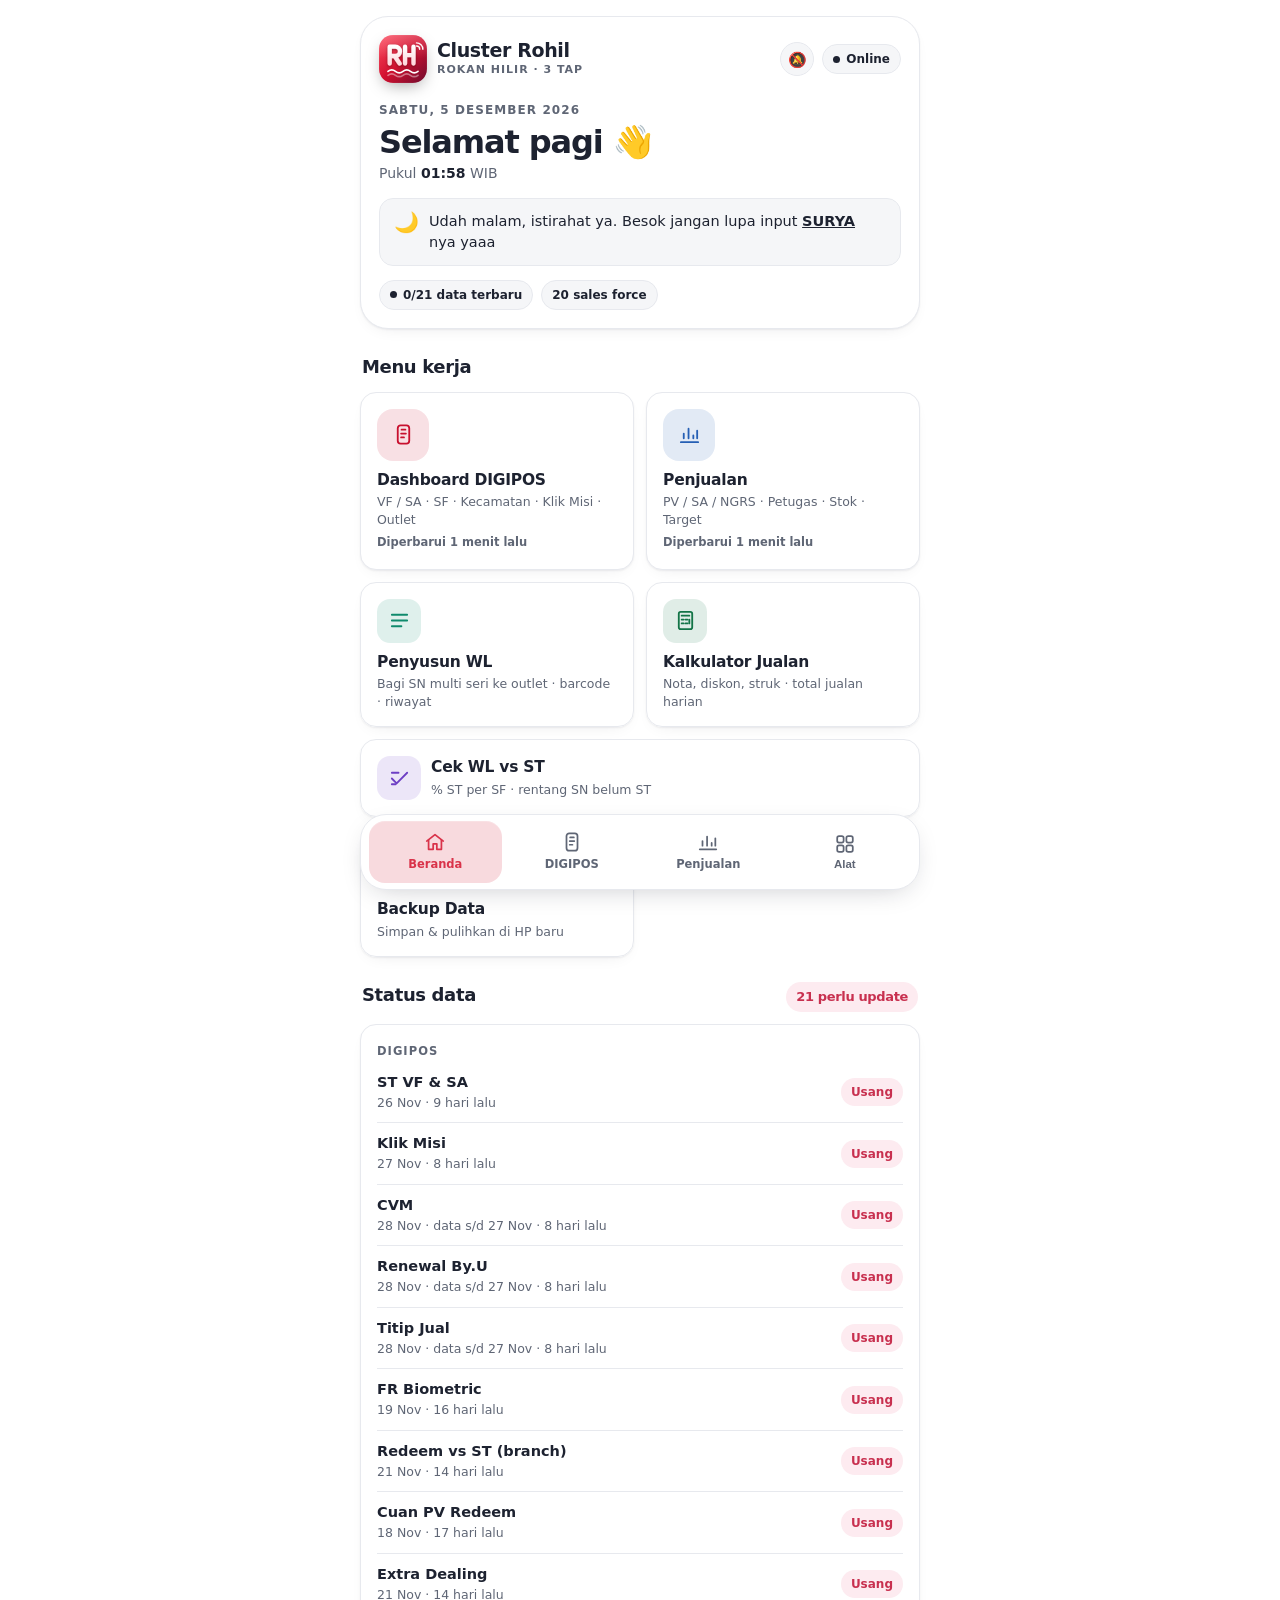
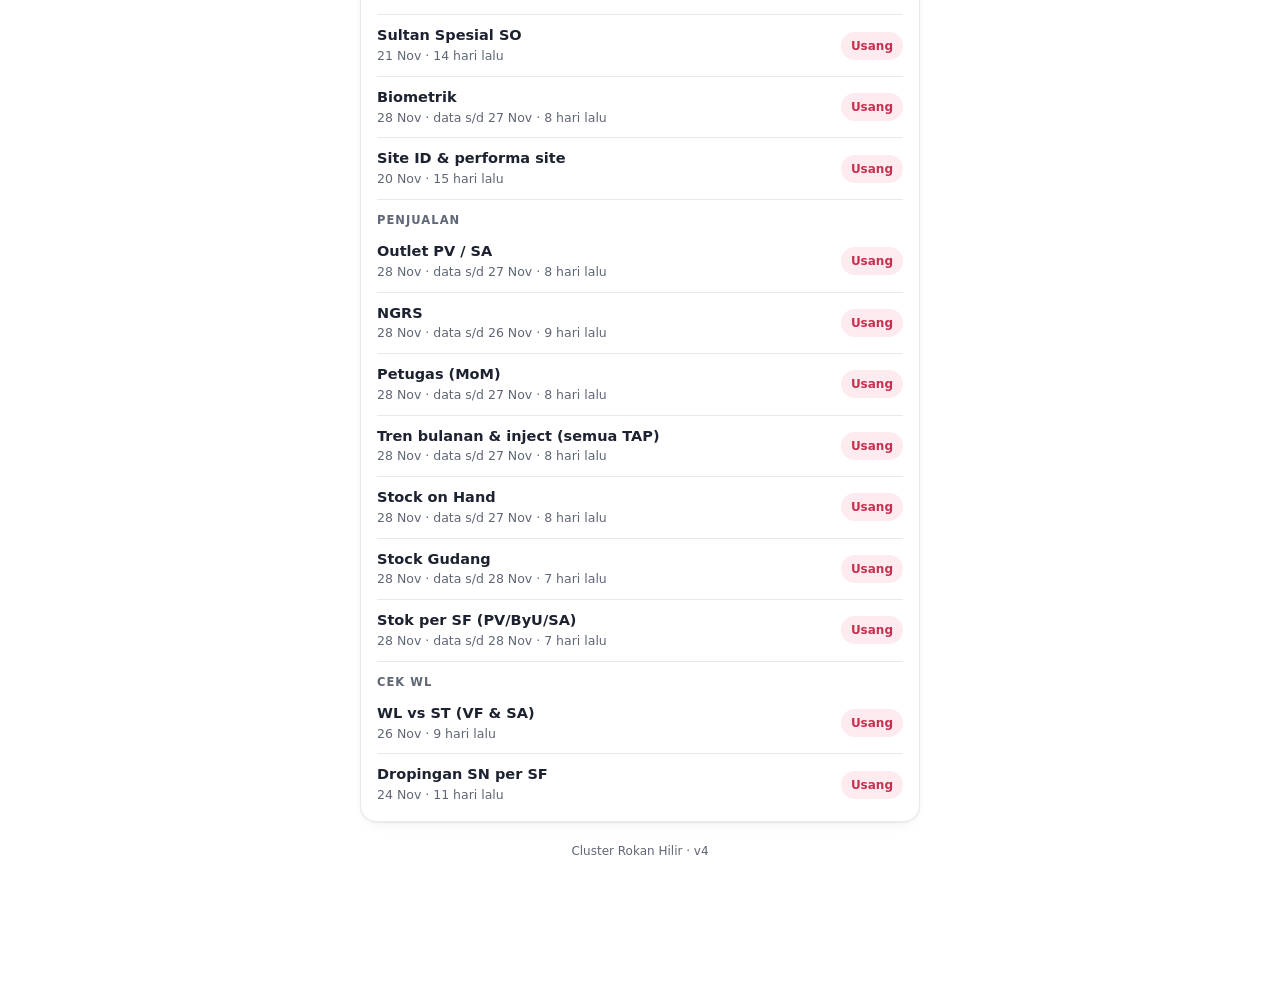
<file: index.html>
<!doctype html>
<html lang="id"><head><meta charset="utf-8">
<meta name="viewport" content="width=device-width,initial-scale=1,viewport-fit=cover">
<title>Cluster Rokan Hilir</title>
<link rel="manifest" href="manifest.json">
<meta name="theme-color" content="#ffffff" media="(prefers-color-scheme: light)"><meta name="theme-color" content="#7a2036" media="(prefers-color-scheme: dark)">
<meta name="apple-mobile-web-app-capable" content="yes"><meta name="apple-mobile-web-app-status-bar-style" content="default">
<link rel="icon" href="favicon.svg" type="image/svg+xml"><link rel="icon" href="favicon.ico" sizes="32x32"><link rel="apple-touch-icon" href="icon-192.png">
<style>
*{box-sizing:border-box;-webkit-tap-highlight-color:transparent}
html,body{margin:0;background:var(--bg);color:var(--tx)}
body{min-height:100vh;padding:max(16px,env(safe-area-inset-top)) 16px 0;line-height:1.5}
.wrap{max-width:560px;margin:0 auto;display:grid;gap:20px}
.top{display:flex;align-items:center;justify-content:space-between;gap:12px}
.brand{display:flex;align-items:center;gap:10px;min-width:0}
.brand img{width:40px;height:40px;border-radius:12px;flex:none}
.brand b{display:block;font-size:17px;font-weight:780;letter-spacing:-.02em;line-height:1.15}
.brand small{display:block;font-size:11px;font-weight:700;letter-spacing:.09em;text-transform:uppercase;color:var(--mu)}
.pill{display:inline-flex;align-items:center;gap:6px;padding:5px 10px;border-radius:999px;font-size:12px;font-weight:650;white-space:nowrap}
.pill.ok{background:var(--positive-bg);color:var(--positive)}.pill.wn{background:var(--warning-bg);color:var(--warning)}.pill.bd{background:var(--negative-bg);color:var(--negative)}.pill.in{background:var(--info-bg);color:var(--info)}
.dot{width:7px;height:7px;border-radius:50%;background:currentColor}
.hero{border-radius:20px;padding:20px;background:linear-gradient(160deg,var(--card),color-mix(in srgb,var(--card) 70%,var(--soft)));border:1px solid var(--bd);box-shadow:var(--sh)}
.lbl{font-size:12px;font-weight:700;letter-spacing:.09em;text-transform:uppercase;color:var(--mu)}
.hello{font-size:clamp(26px,7.5vw,32px);font-weight:780;letter-spacing:-.035em;line-height:1.12;margin:6px 0 2px}
.clock{font-size:14px;color:var(--mu)}.clock b{color:var(--tx);font-weight:700}
.nudge{display:flex;gap:10px;align-items:flex-start;margin-top:14px;padding:12px 14px;border-radius:14px;background:var(--accent-bg,var(--nobg));color:var(--tx);font-size:14.5px;line-height:1.45}
.nudge .e{font-size:20px;line-height:1.1}.nudge b{color:var(--ac)}
.chips{display:flex;gap:8px;flex-wrap:wrap;margin-top:14px}
h2.sec{display:flex;align-items:baseline;justify-content:space-between;gap:8px;font-size:18px;font-weight:750;letter-spacing:-.02em;margin:4px 2px -8px}
h2.sec span{font-size:13px;font-weight:600}
.box{background:var(--card);border:1px solid var(--bd);border-radius:16px;box-shadow:var(--sh);padding:6px 16px}
.gr{font-size:11.5px;font-weight:700;letter-spacing:.09em;text-transform:uppercase;color:var(--mu);padding:12px 0 2px}
.it{display:flex;justify-content:space-between;align-items:center;gap:12px;padding:10px 0;border-bottom:1px solid var(--bd);font-size:14.5px}
.it:last-child{border-bottom:0}.it>span:first-child{font-weight:600;min-width:0}
.it small{display:block;color:var(--mu);font-size:12.5px;font-weight:400}
.menu{display:grid;grid-template-columns:repeat(2,minmax(0,1fr));gap:12px}
a.mc{display:flex;flex-direction:column;gap:10px;padding:16px;border-radius:16px;background:var(--card);border:1px solid var(--bd);box-shadow:var(--sh);text-decoration:none;color:inherit;min-width:0;transition:transform .15s,background .15s}
a.mc:active{transform:scale(.98);background:var(--soft)}
a.mc.wide{grid-column:1/-1;flex-direction:row;align-items:center}
.ic{flex:none;width:44px;height:44px;border-radius:13px;display:grid;place-items:center;background:color-mix(in srgb,var(--c) 13%,transparent);color:var(--c)}
.ic svg{width:23px;height:23px;fill:none;stroke:currentColor;stroke-width:1.9;stroke-linecap:round;stroke-linejoin:round}
.mc b{display:block;font-size:15.5px;font-weight:720;letter-spacing:-.015em;line-height:1.25}
.mc span{display:block;font-size:12.5px;color:var(--mu);line-height:1.4;margin-top:3px}
.mc small{display:block;font-size:11.5px;color:var(--mu);margin-top:6px;font-weight:600}
.mc .tx{min-width:0;flex:1}.mc .arr{color:var(--mu);font-size:20px;flex:none}
.install{display:none;width:100%;min-height:48px;padding:12px;border-radius:14px;border:1.5px dashed var(--bd);background:transparent;color:var(--tx);font:650 14.5px var(--font);cursor:pointer}
.install.show{display:block}
.foot{text-align:center;font-size:12px;color:var(--mu);padding-bottom:4px}
.mu{color:var(--mu)}
#splash{position:fixed;inset:0;z-index:99;background:var(--bg);display:grid;place-items:center;transition:opacity .4s,visibility .4s}
#splash.hide{opacity:0;visibility:hidden}
#splash img{width:84px;height:84px;border-radius:24px;box-shadow:0 18px 50px -12px rgba(200,16,46,.55);animation:pop .6s cubic-bezier(.2,.7,.2,1) both}
#splash p{margin:16px 0 0;font-size:12px;font-weight:700;letter-spacing:.2em;color:var(--mu);text-align:center}
@keyframes pop{from{transform:scale(.8);opacity:0}}
.ban{position:relative;overflow:hidden;border-radius:28px;padding:18px;color:#fff;background:var(--grad-hero);box-shadow:0 18px 40px -18px rgb(200 16 46 / .65)}
.ban::before{content:"";position:absolute;inset:auto -20px -6px -20px;height:90px;opacity:.16;pointer-events:none;background:url("data:image/svg+xml,%3Csvg xmlns='http://www.w3.org/2000/svg' width='160' height='40' viewBox='0 0 160 40'%3E%3Cpath d='M0 20q20-16 40 0t40 0t40 0t40 0' fill='none' stroke='%23fff' stroke-width='3'/%3E%3C/svg%3E") repeat-x bottom/160px 40px,url("data:image/svg+xml,%3Csvg xmlns='http://www.w3.org/2000/svg' width='160' height='40' viewBox='0 0 160 40'%3E%3Cpath d='M0 20q20-16 40 0t40 0t40 0t40 0' fill='none' stroke='%23fff' stroke-width='3'/%3E%3C/svg%3E") repeat-x 0 30px/160px 40px}
.ban>*{position:relative}
.ban .bt{display:flex;align-items:center;justify-content:space-between;gap:12px;margin-bottom:18px}
.ban .brand img{width:48px;height:48px;border-radius:14px;box-shadow:0 6px 16px -4px rgb(0 0 0 / .35)}
.ban .brand b{font-size:19px;color:#fff}.ban .brand small{color:rgba(255,255,255,.82)}
.ban .bx{display:inline-flex;align-items:center;gap:8px}
.ban #bell{border:1px solid rgba(255,255,255,.3);background:rgba(255,255,255,.16);border-radius:999px;width:34px;height:34px;font-size:15px;line-height:1;cursor:pointer;padding:0}
.ban .lbl,.ban .clock{color:rgba(255,255,255,.85)}.ban .clock b,.ban .hello{color:#fff}
.ban .nudge{background:rgba(255,255,255,.16);color:#fff;border:1px solid rgba(255,255,255,.2)}
.ban .nudge b{color:#fff;text-decoration:underline}
.ban .pill,.ban .pill.ok,.ban .pill.wn,.ban .pill.in,.ban .pill.bd{background:rgba(255,255,255,.2);color:#fff;border:1px solid rgba(255,255,255,.22)}
.ban::before,.ban::after{display:none}
.ban{background:linear-gradient(135deg,rgba(224,54,78,.92),rgba(150,22,60,.92) 55%,rgba(59,63,209,.85));animation:none}
/* Latar Rohil: statis, ringan (satu SVG tetap, tanpa animasi & tanpa blur) */
html body{background:transparent!important}
#scene{position:fixed;inset:0;z-index:-1;pointer-events:none;overflow:hidden}
#scene svg{width:100%;height:100%;display:block}
#scene::after{content:"";position:absolute;inset:0;background:linear-gradient(180deg,rgba(10,5,20,0) 0,rgba(10,5,20,.35) 55%,rgba(10,5,20,.7) 100%)}
html[data-theme="light"] #scene::after{background:linear-gradient(180deg,rgba(255,255,255,.35) 0,rgba(252,246,248,.72) 50%,rgba(252,246,248,.92) 100%)}
html body .box,html body .hero,html body a.mc,html[data-theme="dark"] body a.mc,html[data-theme="dark"] body .box{backdrop-filter:none!important;background:color-mix(in srgb,var(--card) 90%,transparent)}
html body .menu a.mc:nth-child(1),html body .menu a.mc:nth-child(2){background:color-mix(in srgb,var(--card) 90%,transparent)}
.rise{animation:rise .45s cubic-bezier(.2,.7,.2,1) both}.rise:nth-child(2){animation-delay:.05s}.rise:nth-child(3){animation-delay:.1s}.rise:nth-child(4){animation-delay:.15s}
@keyframes rise{from{opacity:0;transform:translateY(10px)}}
</style>
<link rel="stylesheet" href="ui.css"><script>try{document.documentElement.dataset.theme=localStorage.getItem("theme2")||"light"}catch(e){document.documentElement.dataset.theme="light"}</script>
</head>
<body>
<div id="scene" aria-hidden="true"><svg viewBox="0 0 400 800" preserveAspectRatio="xMidYMax slice" xmlns="http://www.w3.org/2000/svg"><defs>
<linearGradient id="sk" x1="0" y1="0" x2="0" y2="1"><stop offset="0" stop-color="#1c0a3a"/><stop offset=".38" stop-color="#7a1646"/><stop offset=".6" stop-color="#e0464e"/><stop offset=".72" stop-color="#ff9a5c"/></linearGradient>
<linearGradient id="rv" x1="0" y1="0" x2="0" y2="1"><stop offset="0" stop-color="#ff8a57"/><stop offset=".25" stop-color="#b8284a"/><stop offset="1" stop-color="#220a33"/></linearGradient>
<radialGradient id="sn" cx=".5" cy=".5" r=".5"><stop offset="0" stop-color="#fff2c4"/><stop offset=".35" stop-color="#ffc27a" stop-opacity=".85"/><stop offset="1" stop-color="#ff7a50" stop-opacity="0"/></radialGradient>
<symbol id="pl" viewBox="0 0 100 200"><path d="M52 200C50 150 56 100 48 40" fill="none" stroke="#12051c" stroke-width="5" stroke-linecap="round"/><g fill="none" stroke="#12051c" stroke-width="4" stroke-linecap="round"><path d="M48 40Q20 22 2 40"/><path d="M48 40Q24 14 8 14"/><path d="M48 40Q40 8 28 0"/><path d="M48 40Q62 6 76 2"/><path d="M48 40Q78 16 98 20"/><path d="M48 40Q82 30 100 52"/><path d="M48 40Q14 36 0 62"/></g></symbol></defs>
<rect width="400" height="800" fill="url(#sk)"/>
<circle cx="250" cy="500" r="110" fill="url(#sn)"/><circle cx="250" cy="500" r="30" fill="#fff0c0" opacity=".95"/>
<path d="M0 520 L0 500 Q30 470 60 495 T130 490 T200 498 T270 488 T340 497 T400 486 L400 535Z" fill="#2a0b2e"/>
<g fill="#12051c"><path d="M0 535H400V800H0Z" opacity="0"/></g>
<rect y="530" width="400" height="270" fill="url(#rv)"/>
<g stroke="#ffd2a0" stroke-linecap="round" fill="none" opacity=".55"><path d="M205 548h90" stroke-width="3"/><path d="M215 562h70" stroke-width="2.5"/><path d="M225 578h50" stroke-width="2"/><path d="M235 598h30" stroke-width="2"/></g>
<g stroke="#ff9a7a" stroke-linecap="round" fill="none" opacity=".25"><path d="M20 620q20-8 40 0t40 0t40 0"/><path d="M200 660q25-9 50 0t50 0t50 0"/><path d="M60 710q25-9 50 0t50 0t50 0"/><path d="M250 760q25-9 50 0t50 0"/></g>
<g fill="#12051c" stroke="#12051c"><g transform="translate(92 0)"><path d="M30 538h4v-22h-4z M70 538h4v-22h-4z M20 516h64v4h-64z" stroke="none"/><path d="M52 516L12 470M52 516L96 470" stroke-width="2.5" fill="none"/><path d="M12 470Q52 508 96 470" stroke-width="1.5" fill="none"/><path d="M40 516v-22h24v22z" stroke="none"/><path d="M36 494l16-12 16 12z" stroke="none"/></g></g>
<path d="M0 560 Q40 548 90 556 T200 552 L200 530 L0 530Z" fill="#12051c" opacity="0"/>
<use href="#pl" x="-18" y="380" width="120" height="240"/><use href="#pl" x="52" y="440" width="70" height="140"/><use href="#pl" x="318" y="360" width="130" height="260"/><use href="#pl" x="282" y="450" width="64" height="128"/>
<path d="M0 800V648Q60 626 130 660T260 650T400 640V800Z" fill="#12051c" opacity=".92"/>
</svg></div>
<div id="splash"><div><img src="icon-192.png" alt=""><p>CLUSTER ROKAN HILIR</p></div></div>
<main class="wrap">
  <section class="ban rise">
    <div class="bt">
      <div class="brand"><img src="logo-rohil.svg" alt="Logo Cluster Rohil"><div><b>Cluster Rohil</b><small>Rokan Hilir · 3 TAP</small></div></div>
      <span class="bx"><button id="bell" type="button" aria-label="Notifikasi" title="Notifikasi data baru" >🔕</button><span class="pill ok" id="net"><span class="dot"></span><span id="netx">Online</span></span></span>
    </div>
    <div class="lbl" id="date"></div>
    <h1 class="hello"><span id="greet">Halo</span> 👋</h1>
    <div class="clock">Pukul <b id="time">--:--</b> WIB</div>
    <div class="nudge" id="nudge"></div>
    <div class="chips" id="hchips"></div>
  </section>

  <h2 class="sec">Menu kerja</h2>
  <nav class="menu" aria-label="Menu kerja">
    <a class="mc rise" href="digipos.html" style="--c:#c8102e">
      <div class="ic"><svg viewBox="0 0 24 24"><rect x="6" y="2.5" width="12" height="19" rx="3"/><path d="M10 7h4M9.5 11h5M9.5 15h3"/></svg></div>
      <div class="tx"><b>Dashboard DIGIPOS</b><span>VF / SA · SF · Kecamatan · Klik Misi · Outlet</span><small id="u-digipos">Memuat…</small></div>
    </a>
    <a class="mc rise" href="penjualan.html" style="--c:#255fb4">
      <div class="ic"><svg viewBox="0 0 24 24"><path d="M3 20h18"/><path d="M6 16v-5M11 16V6M16 16v-3M20 16V8"/></svg></div>
      <div class="tx"><b>Penjualan</b><span>PV / SA / NGRS · Petugas · Stok · Target</span><small id="u-penjualan">Memuat…</small></div>
    </a>
    <a class="mc rise" href="wl.html" style="--c:#0f8a6c">
      <div class="ic"><svg viewBox="0 0 24 24"><path d="M4 6h16M4 12h16M4 18h10"/></svg></div>
      <div class="tx"><b>Penyusun WL</b><span>Bagi SN multi seri ke outlet · barcode · riwayat</span></div>
    </a>
    <a class="mc rise" href="kalkulator.html" style="--c:#137447">
      <div class="ic"><svg viewBox="0 0 24 24"><rect x="5" y="3" width="14" height="18" rx="2"/><path d="M8 7h8M8 11h2M12 11h2M8 15h2M12 15h2M16 11v4"/></svg></div>
      <div class="tx"><b>Kalkulator Jualan</b><span>Nota, diskon, struk · total jualan harian</span></div>
    </a>
    <a class="mc rise" href="cekst.html" style="--c:#6d3fc4">
      <div class="ic"><svg viewBox="0 0 24 24"><path d="M4 12l5 5L20 6"/><path d="M4 6h7M4 18h4"/></svg></div>
      <div class="tx"><b>Cek WL vs ST</b><span>% ST per SF · rentang SN belum ST</span></div>
    </a>
    <a class="mc rise" href="backup.html" style="--c:#526078">
      <div class="ic"><svg viewBox="0 0 24 24"><path d="M12 3v12M7 10l5 5 5-5"/><path d="M4 17v3h16v-3"/></svg></div>
      <div class="tx"><b>Backup Data</b><span>Simpan & pulihkan di HP baru</span></div>
    </a>
  </nav>

  <h2 class="sec">Status data <span id="dsts"></span></h2>
  <section class="box" id="dst"><div id="dstl"><div class="it"><span class="mu">Memuat…</span></div></div></section>

  <button class="install" id="inst">＋ Pasang aplikasi di layar utama</button>
  <div class="foot">Cluster Rokan Hilir · v4</div>
</main>
<script>
(function(){
  var $=function(i){return document.getElementById(i)};
  var seen=false;try{seen=sessionStorage.getItem("bbt_splash")==="1";sessionStorage.setItem("bbt_splash","1")}catch(e){}
  setTimeout(function(){$("splash").classList.add("hide")},seen?0:700);
  function tick(){
    var d=new Date(),h=d.getHours();
    $("greet").textContent=h<11?"Selamat pagi":h<15?"Selamat siang":h<18?"Selamat sore":"Selamat malam";
    $("time").textContent=d.toLocaleTimeString("id-ID",{hour:"2-digit",minute:"2-digit"}).replace(".",":");
    $("date").textContent=d.toLocaleDateString("id-ID",{weekday:"long",day:"numeric",month:"long",year:"numeric"});
  }
  tick();setInterval(tick,15000);
  function net(){var on=navigator.onLine;$("net").className="pill "+(on?"ok":"wn");$("netx").textContent=on?"Online":"Offline"}
  addEventListener("online",net);addEventListener("offline",net);net();
  function rel(t){var m=Math.round((Date.now()-t)/60000);if(m<1)return"baru saja";if(m<60)return m+" menit lalu";var h=Math.round(m/60);if(h<24)return h+" jam lalu";return Math.round(h/24)+" hari lalu"}
  ["digipos","penjualan"].forEach(function(n){
    fetch(n+".html",{method:"HEAD",cache:"no-store"}).then(function(r){
      var lm=r.headers.get("last-modified");if(!lm)throw 0;var t=new Date(lm);
      $("u-"+n).textContent="Diperbarui "+rel(t);
    }).catch(function(){$("u-"+n).textContent=navigator.onLine?"Siap dibuka":"Offline · data tersimpan"});
  });
  var dp=null;
  addEventListener("beforeinstallprompt",function(e){e.preventDefault();dp=e;$("inst").classList.add("show")});
  $("inst").onclick=function(){if(!dp)return;dp.prompt();dp.userChoice.finally(function(){dp=null;$("inst").classList.remove("show")})};
  addEventListener("appinstalled",function(){$("inst").classList.remove("show")});
  document.querySelectorAll("a.mc").forEach(function(a){a.addEventListener("click",function(){try{navigator.vibrate&&navigator.vibrate(12)}catch(e){}})});
  if("serviceWorker"in navigator)addEventListener("load",function(){navigator.serviceWorker.register("sw.js")});
})();
</script>
<script>
(function(){const B=["Jan","Feb","Mar","Apr","Mei","Jun","Jul","Agu","Sep","Okt","Nov","Des"];
fetch("status.json",{cache:"no-store"}).then(r=>r.json()).then(j=>{const t=new Date();t.setHours(0,0,0,0);let late=0,h="",g="",n=0;
 j.items.forEach(x=>{const d=new Date(x.d+"T00:00:00"),cu=x.c?new Date(x.c+"T00:00:00"):null,a=Math.round((t-(cu||d))/864e5),c=a<=2?"ok":a<=3?"wn":"bd",lb=a<=2?"Terbaru":a<=3?"Perlu cek":"Usang";if(a>2)late++;n++;
  if(x.g!==g){g=x.g;h+=`<div class="gr">${g}</div>`}
  h+=`<div class="it"><span>${x.n}<small>${d.getDate()} ${B[d.getMonth()]}${cu?" · data s/d "+cu.getDate()+" "+B[cu.getMonth()]:""}${a>0?" · "+a+" hari lalu":" · hari ini"}</small></span><span class="pill ${c}">${lb}</span></div>`});
 document.getElementById("dstl").innerHTML=h;
 document.getElementById("dsts").innerHTML=late?`<span class="pill bd">${late} perlu update</span>`:`<span class="pill ok">Semua terbaru</span>`;
 document.getElementById("hchips").innerHTML=`<span class="pill ${late?"wn":"ok"}"><span class="dot"></span>${n-late}/${n} data terbaru</span><span class="pill in">20 sales force</span>`;
}).catch(()=>{document.getElementById("dstl").innerHTML='<div class="it"><span class="mu">Status data tidak bisa dimuat (offline?).</span></div>'})})();
</script><script>
(function(){const M=[[5,10,'☕','Selamat pagi! Jangan lupa input <b>SURYA</b> nya yaaa 😊'],[10,12,'📊','Jangan lupa input <b>SURYA</b> nya yaaa, ST Digipos & Klik Misi juga ya!'],[12,15,'🍛','Udah makan siang? Jangan lupa input <b>SURYA</b> nya yaaa'],[15,18,'📦','Sore! Cek stok SF & jangan lupa input <b>SURYA</b> nya yaaa'],[18,22,'📝','Jangan lupa input <b>SURYA</b> nya yaaa, sekalian rekap jualan hari ini'],[22,29,'🌙','Udah malam, istirahat ya. Besok jangan lupa input <b>SURYA</b> nya yaaa']];
function up(){let h=new Date().getHours();if(h<5)h+=24;const m=M.find(x=>h>=x[0]&&h<x[1])||M[0];const el=document.getElementById('nudge');if(el)el.innerHTML='<span class="e">'+m[2]+'</span><span>'+m[3]+'</span>'}
up();setInterval(up,60000)})();
</script>
<script>
(function(){var b=document.getElementById("bell");if(!b)return;
var L=function(k,v){try{if(v===undefined)return localStorage.getItem(k);v===null?localStorage.removeItem(k):localStorage.setItem(k,v)}catch(e){}};
var URL0="https://tap-bbt-bot.digipossaya.workers.dev";
function u8(s){s=s.replace(/-/g,"+").replace(/_/g,"/");var r=atob(s+"=".repeat((4-s.length%4)%4));return Uint8Array.from(r,function(c){return c.charCodeAt(0)})}
function lab(){var on=L("pushOn")==="1";b.textContent=on?"🔔":"🔕";b.title=on?"Notifikasi aktif (ketuk untuk matikan)":"Aktifkan notifikasi data baru";b.style.borderColor=on?"var(--positive)":""}
lab();
if("serviceWorker" in navigator&&"PushManager" in window&&Notification.permission==="granted"&&L("pushOn")==="1"){navigator.serviceWorker.ready.then(function(r){return r.pushManager.getSubscription()}).then(function(s){if(!s){L("pushOn","0");lab()}}).catch(function(){})}
b.onclick=async function(){try{
 if(!("serviceWorker" in navigator)||!("PushManager" in window)){alert("Browser ini belum mendukung notifikasi. Buka aplikasi lewat Chrome.");return}
 var reg=await navigator.serviceWorker.ready;
 if(L("pushOn")==="1"){var s0=await reg.pushManager.getSubscription();if(s0)await s0.unsubscribe();L("pushOn","0");lab();alert("Notifikasi dimatikan.");return}
 if(await Notification.requestPermission()!=="granted"){alert("Izin notifikasi ditolak. Aktifkan di pengaturan situs.");return}
 var pub=await (await fetch(URL0+"/vapid")).text();
 var sub=await reg.pushManager.subscribe({userVisibleOnly:true,applicationServerKey:u8(pub.trim())});
 var r=await fetch(URL0+"/sub",{method:"POST",headers:{"content-type":"application/json"},body:JSON.stringify(sub)});
 if(!r.ok)throw new Error("simpan gagal");L("pushOn","1");lab();alert("Notifikasi aktif. Kamu akan diberi tahu kalau ada data baru.")}
 catch(e){alert("Gagal mengaktifkan: "+e.message)}}})();
</script><script src="nav.js"></script></body></html>
</file>
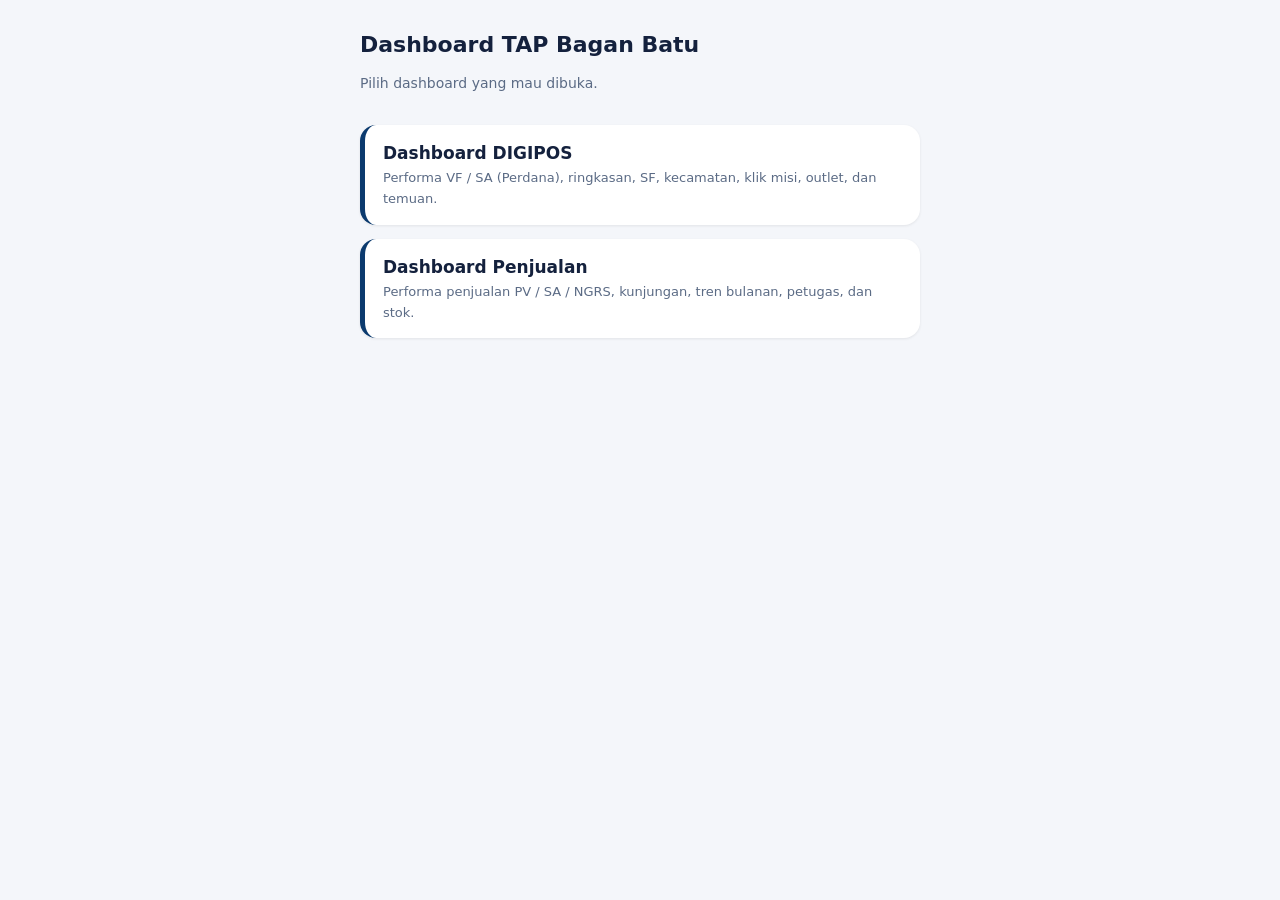
<file: pwa-tap-bbt/pwa-tap-bbt/index.html>
<!doctype html>
<html lang="id"><head><meta charset="utf-8"><meta name="viewport" content="width=device-width,initial-scale=1,viewport-fit=cover">
<title>Dashboard TAP Bagan Batu</title>
<link rel="manifest" href="manifest.json"><meta name="theme-color" content="#0b3a6e">
<meta name="apple-mobile-web-app-capable" content="yes"><link rel="apple-touch-icon" href="icon-192.png">
<style>
:root{color-scheme:light dark;--bg:#f4f6fa;--card:#fff;--ink:#14213d;--mute:#5b6b85;--acc:#0b3a6e}
@media (prefers-color-scheme:dark){:root{--bg:#0e1420;--card:#18212f;--ink:#e8edf6;--mute:#9aa8bf;--acc:#6ea8ff}}
*{box-sizing:border-box}
body{margin:0;background:var(--bg);color:var(--ink);font-family:system-ui,-apple-system,"Segoe UI",Roboto,sans-serif;min-height:100vh;padding:24px 16px;padding-top:max(24px,env(safe-area-inset-top))}
h1{font-size:22px;margin:8px 0 4px}
p.sub{margin:0 0 20px;color:var(--mute);font-size:14px}
.grid{display:grid;gap:14px;max-width:560px;margin:0 auto}
a.card{display:block;background:var(--card);border-radius:16px;padding:18px 18px 16px;text-decoration:none;color:inherit;box-shadow:0 1px 3px rgba(0,0,0,.08);border-left:5px solid var(--acc)}
a.card:active{transform:scale(.99)}
.card b{display:block;font-size:17px;margin-bottom:4px;color:var(--ink)}
.card span{font-size:13px;color:var(--mute);line-height:1.45}
</style></head>
<body>
<div class="grid">
  <h1>Dashboard TAP Bagan Batu</h1>
  <p class="sub">Pilih dashboard yang mau dibuka.</p>
  <a class="card" href="digipos.html"><b>Dashboard DIGIPOS</b><span>Performa VF / SA (Perdana), ringkasan, SF, kecamatan, klik misi, outlet, dan temuan.</span></a>
  <a class="card" href="penjualan.html"><b>Dashboard Penjualan</b><span>Performa penjualan PV / SA / NGRS, kunjungan, tren bulanan, petugas, dan stok.</span></a>
</div>
<script>if("serviceWorker"in navigator)addEventListener("load",()=>navigator.serviceWorker.register("sw.js"))</script>
</body></html>
</file>
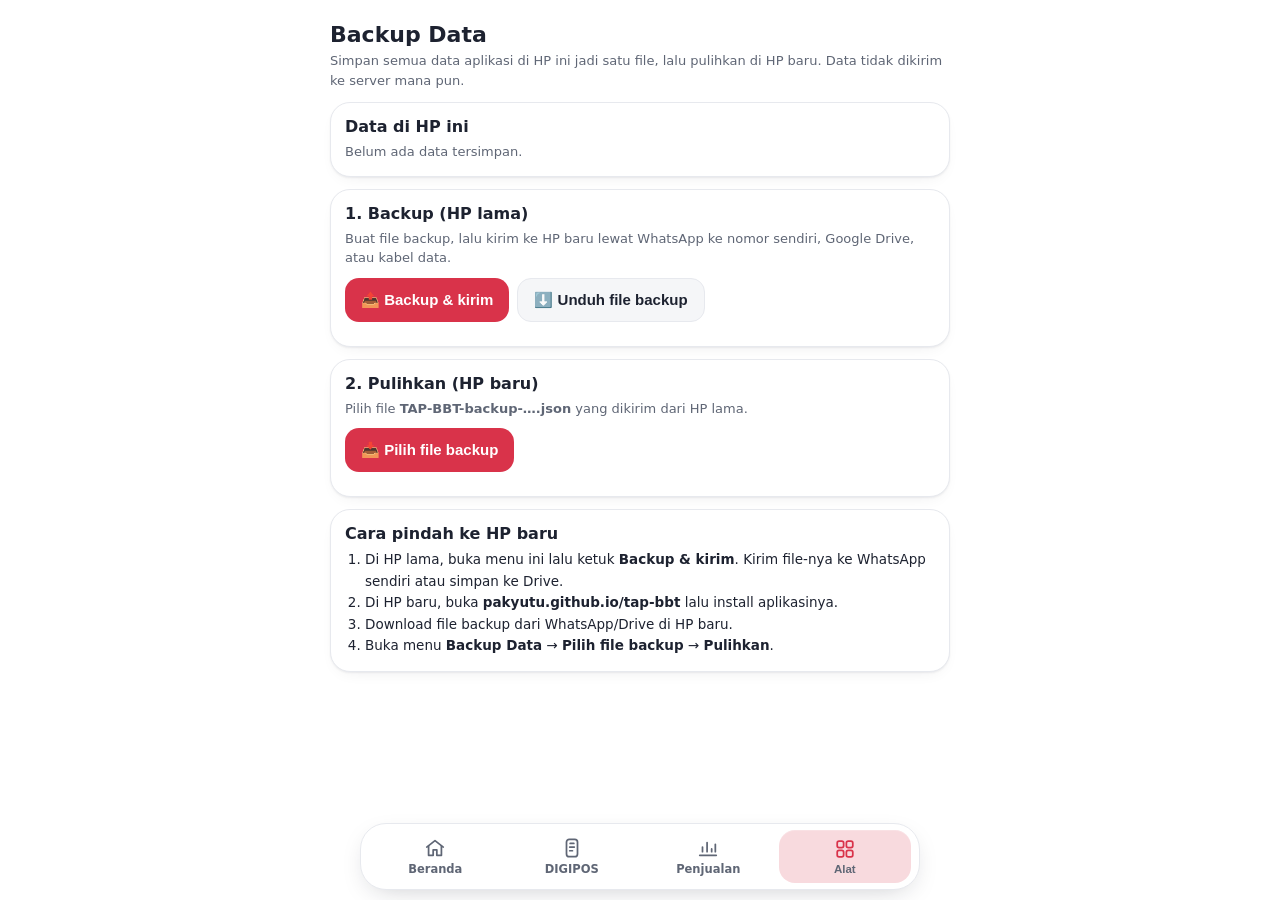
<file: backup.html>
<!doctype html>
<html lang="id"><head><meta charset="utf-8"><meta name="viewport" content="width=device-width,initial-scale=1,viewport-fit=cover">
<title>Backup Data</title>
<link rel="manifest" href="manifest.json"><meta name="theme-color" content="#e0364e"><link rel="apple-touch-icon" href="icon-192.png">
<style>
:root{--bg:#f4f6fa;--card:#fff;--tx:#14213d;--mu:#5b6b85;--bd:#e3e8f0;--soft:#eef2f8;--ac:#c8102e;--ok:#0f8a52}
@media (prefers-color-scheme:dark){:root{--bg:#0d0f14;--card:#171b25;--tx:#eef1f6;--mu:#98a2b6;--bd:#283041;--soft:#1f2533;--ok:#4cd38f}}
*{box-sizing:border-box}body{margin:0;background:var(--bg);color:var(--tx);font-family:system-ui,-apple-system,"Segoe UI",Roboto,sans-serif;padding:max(16px,env(safe-area-inset-top)) 16px 60px}
.w{max-width:620px;margin:0 auto}h1{font-size:22px;margin:6px 60px 4px 0}.sub{color:var(--mu);font-size:13px;margin-bottom:12px;line-height:1.5}
.card{background:var(--card);border:1px solid var(--bd);border-radius:14px;padding:14px;margin-bottom:12px}.card h2{font-size:16px;margin:0 0 6px}
.btn{padding:11px 16px;border:0;border-radius:10px;background:var(--ac);color:#fff;font-weight:600;font-size:15px;cursor:pointer}.btn.s{background:var(--soft);color:var(--tx);border:1px solid var(--bd)}
.row{display:flex;gap:8px;flex-wrap:wrap;margin-top:10px}
.it{display:flex;justify-content:space-between;padding:7px 0;border-top:1px solid var(--bd);font-size:14px}.it:first-child{border-top:0}.it span:last-child{color:var(--mu)}
.msg{margin-top:10px;font-size:14px;font-weight:600}.ok{color:var(--ok)}.er{color:var(--ac)}
ol{margin:6px 0 0;padding-left:20px;font-size:13.5px;line-height:1.6}
</style><link rel="icon" href="favicon.svg" type="image/svg+xml"><link rel="stylesheet" href="ui.css"><script>try{document.documentElement.dataset.theme=localStorage.getItem("theme2")||"light"}catch(e){document.documentElement.dataset.theme="light"}</script></head><body><div class="w">
<h1>Backup Data</h1><div class="sub">Simpan semua data aplikasi di HP ini jadi satu file, lalu pulihkan di HP baru. Data tidak dikirim ke server mana pun.</div>

<div class="card"><h2>Data di HP ini</h2><div id="sum"></div></div>

<div class="card"><h2>1. Backup (HP lama)</h2>
  <div class="sub" style="margin:0">Buat file backup, lalu kirim ke HP baru lewat WhatsApp ke nomor sendiri, Google Drive, atau kabel data.</div>
  <div class="row"><button class="btn" id="sh">📤 Backup & kirim</button><button class="btn s" id="dl">⬇️ Unduh file backup</button></div>
  <div class="msg" id="m1"></div>
</div>

<div class="card"><h2>2. Pulihkan (HP baru)</h2>
  <div class="sub" style="margin:0">Pilih file <b>TAP-BBT-backup-….json</b> yang dikirim dari HP lama.</div>
  <div class="row"><button class="btn" id="up">📥 Pilih file backup</button></div>
  <input type="file" id="fi" accept=".json,application/json,text/plain" style="display:none">
  <div id="pv"></div><div class="msg" id="m2"></div>
</div>

<div class="card"><h2>Cara pindah ke HP baru</h2><ol>
  <li>Di HP lama, buka menu ini lalu ketuk <b>Backup & kirim</b>. Kirim file-nya ke WhatsApp sendiri atau simpan ke Drive.</li>
  <li>Di HP baru, buka <b>pakyutu.github.io/tap-bbt</b> lalu install aplikasinya.</li>
  <li>Download file backup dari WhatsApp/Drive di HP baru.</li>
  <li>Buka menu <b>Backup Data</b> → <b>Pilih file backup</b> → <b>Pulihkan</b>.</li>
</ol></div>
</div>
<script>
const $=i=>document.getElementById(i),nf=v=>Number(v).toLocaleString('id-ID');
const LBL={wl2:'WL yang sedang dikerjakan',wlh:'Riwayat WL',wlp:'Daftar produk & harga',wlbf:'Format barcode WL',kalk:'Nota yang sedang diisi',kalkh:'Riwayat nota (kalkulator)',so_vf1:'Sell Out VF',so_sa1:'Sell Out SA',so_md:'Mode Sell Out',cst_sel:'Pilihan Cek WL',vfbbt_up:'Upload data DIGIPOS'};
const ARR={wlh:'id',kalkh:'t'};
function keys(){const o=[];try{for(let i=0;i<localStorage.length;i++)o.push(localStorage.key(i))}catch(e){}return o.sort()}
function desc(k,v){try{const x=JSON.parse(v);if(Array.isArray(x))return x.length+' item';if(x&&typeof x==='object'){if(x.al)return (x.al.length||0)+' outlet';if(x.m)return Object.keys(x.m).length+' SN ditandai';if(x.it)return Object.values(x.it).filter(y=>y&&y.q).length+' produk'}}catch(e){}return v.length>40?Math.round(v.length/1024*10)/10+' KB':v}
function sum(){const K=keys();$('sum').innerHTML=K.length?K.map(k=>`<div class="it"><span>${LBL[k]||k}</span><span>${desc(k,localStorage.getItem(k))}</span></div>`).join(''):'<div class="sub" style="margin:0">Belum ada data tersimpan.</div>'}
function pack(){const d={};keys().forEach(k=>d[k]=localStorage.getItem(k));return JSON.stringify({app:'tap-bbt',v:1,t:new Date().toISOString(),data:d})}
const fname=()=>`TAP-BBT-backup-${new Date().toISOString().slice(0,10)}.json`;
function download(){const a=document.createElement('a');a.href=URL.createObjectURL(new Blob([pack()],{type:'application/json'}));a.download=fname();document.body.appendChild(a);a.click();a.remove();$('m1').innerHTML='<span class="ok">✓ File backup diunduh ('+fname()+').</span>'}
$('dl').onclick=download;
$('sh').onclick=async()=>{const f=new File([pack()],fname(),{type:'application/json'});
  if(navigator.canShare&&navigator.canShare({files:[f]})){try{await navigator.share({files:[f],title:'Backup Cluster Rohil'});$('m1').innerHTML='<span class="ok">✓ File backup dikirim.</span>'}catch(e){if(e.name!=='AbortError')download()}}else download()};
let IN=null;
$('up').onclick=()=>$('fi').click();
$('fi').onchange=async e=>{const f=e.target.files[0];e.target.value='';if(!f)return;$('m2').textContent='';
  try{const j=JSON.parse(await f.text());if(j.app!=='tap-bbt'||!j.data)throw 0;IN=j;
    $('pv').innerHTML=`<div style="margin-top:10px;font-size:13px;color:var(--mu)">Backup tanggal <b style="color:var(--tx)">${new Date(j.t).toLocaleString('id-ID',{day:'numeric',month:'short',year:'numeric',hour:'2-digit',minute:'2-digit'})}</b></div>`+
      Object.entries(j.data).map(([k,v])=>`<div class="it"><span>${LBL[k]||k}</span><span>${desc(k,v)}</span></div>`).join('')+
      `<div class="row"><button class="btn" id="rg">Pulihkan (gabung)</button><button class="btn s" id="rt">Timpa semua</button></div><div class="sub" style="margin:6px 0 0">Gabung: riwayat WL & nota dari backup ditambahkan ke yang sudah ada. Timpa: data di HP ini diganti isi backup.</div>`;
    $('rg').onclick=()=>restore(false);$('rt').onclick=()=>{if(confirm('Ganti semua data di HP ini dengan isi backup?'))restore(true)}}
  catch(_){IN=null;$('pv').innerHTML='';$('m2').innerHTML='<span class="er">File ini bukan backup TAP BBT.</span>'}};
function restore(over){if(!IN)return;let n=0;
  try{if(over)keys().forEach(k=>localStorage.removeItem(k));
    for(const [k,v] of Object.entries(IN.data)){
      if(!over&&ARR[k]&&localStorage.getItem(k)){try{const a=JSON.parse(localStorage.getItem(k))||[],b=JSON.parse(v)||[],id=ARR[k],seen=new Set(a.map(x=>x[id]));b.forEach(x=>{if(!seen.has(x[id]))a.push(x)});a.sort((x,y)=>(y.t||0)-(x.t||0));localStorage.setItem(k,JSON.stringify(a));n++;continue}catch(_){}}
      if(!over&&localStorage.getItem(k)!==null&&!ARR[k]&&k!=='wlp')continue;
      localStorage.setItem(k,v);n++}
    $('m2').innerHTML=`<span class="ok">✓ Data dipulihkan (${n} bagian). Buka menu Penyusun WL / Kalkulator untuk cek.</span>`;$('pv').innerHTML='';IN=null;sum()}
  catch(e){$('m2').innerHTML='<span class="er">Gagal memulihkan: memori HP penuh?</span>'}}
sum();
if("serviceWorker"in navigator)addEventListener("load",()=>navigator.serviceWorker.register("sw.js"));
</script><script src="nav.js"></script></body></html>
</file>
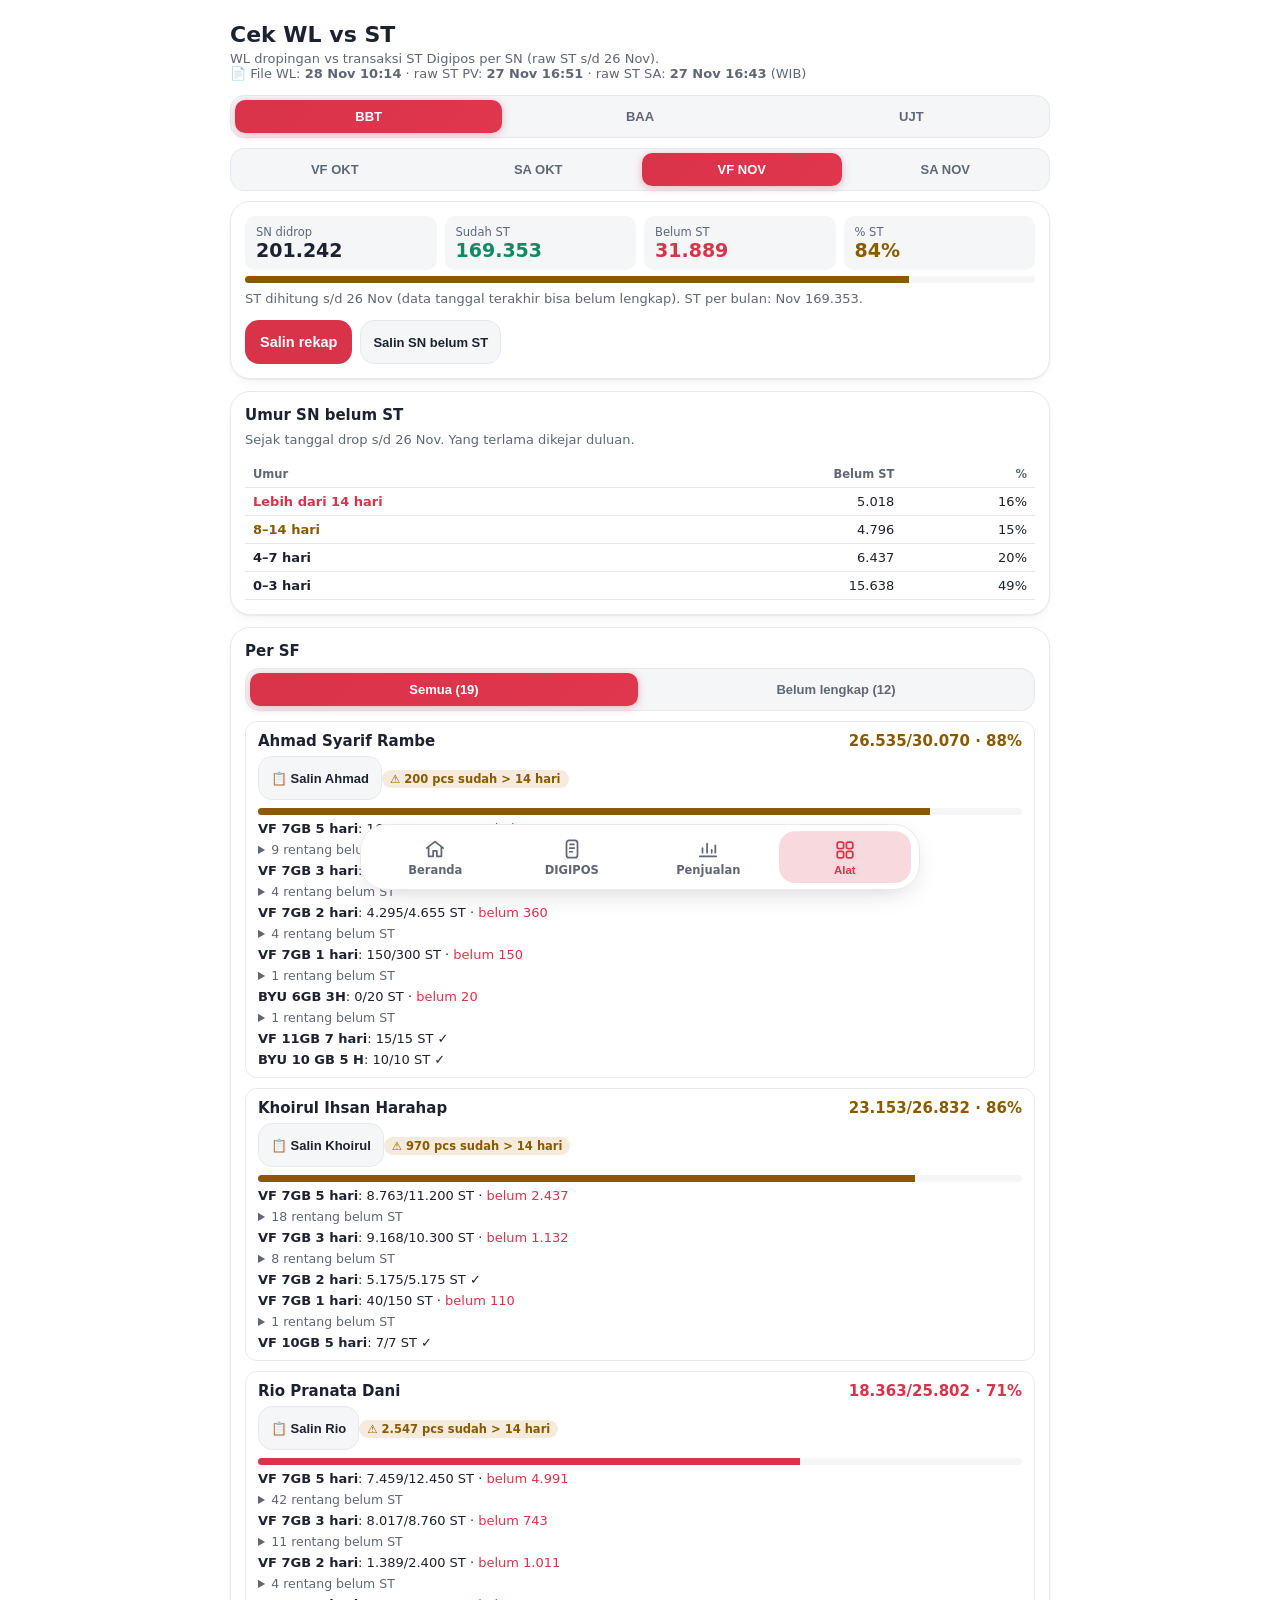
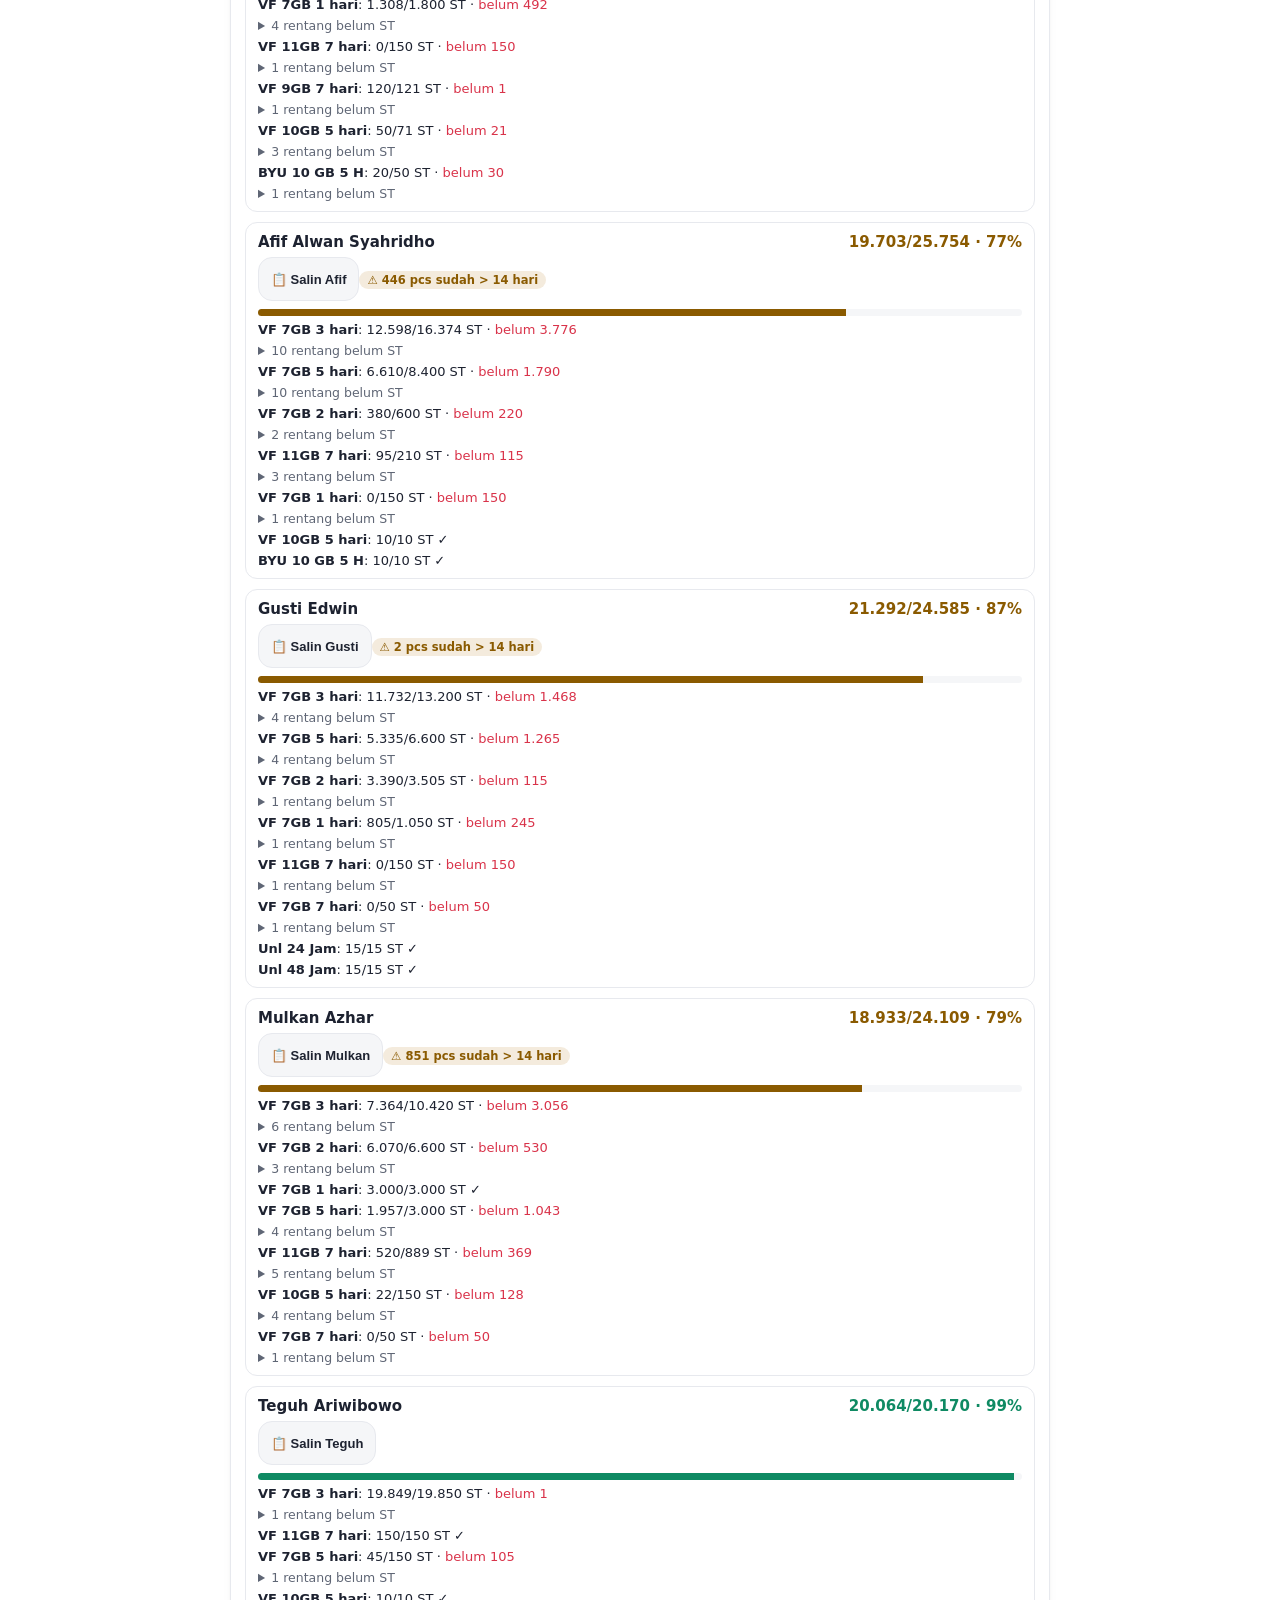
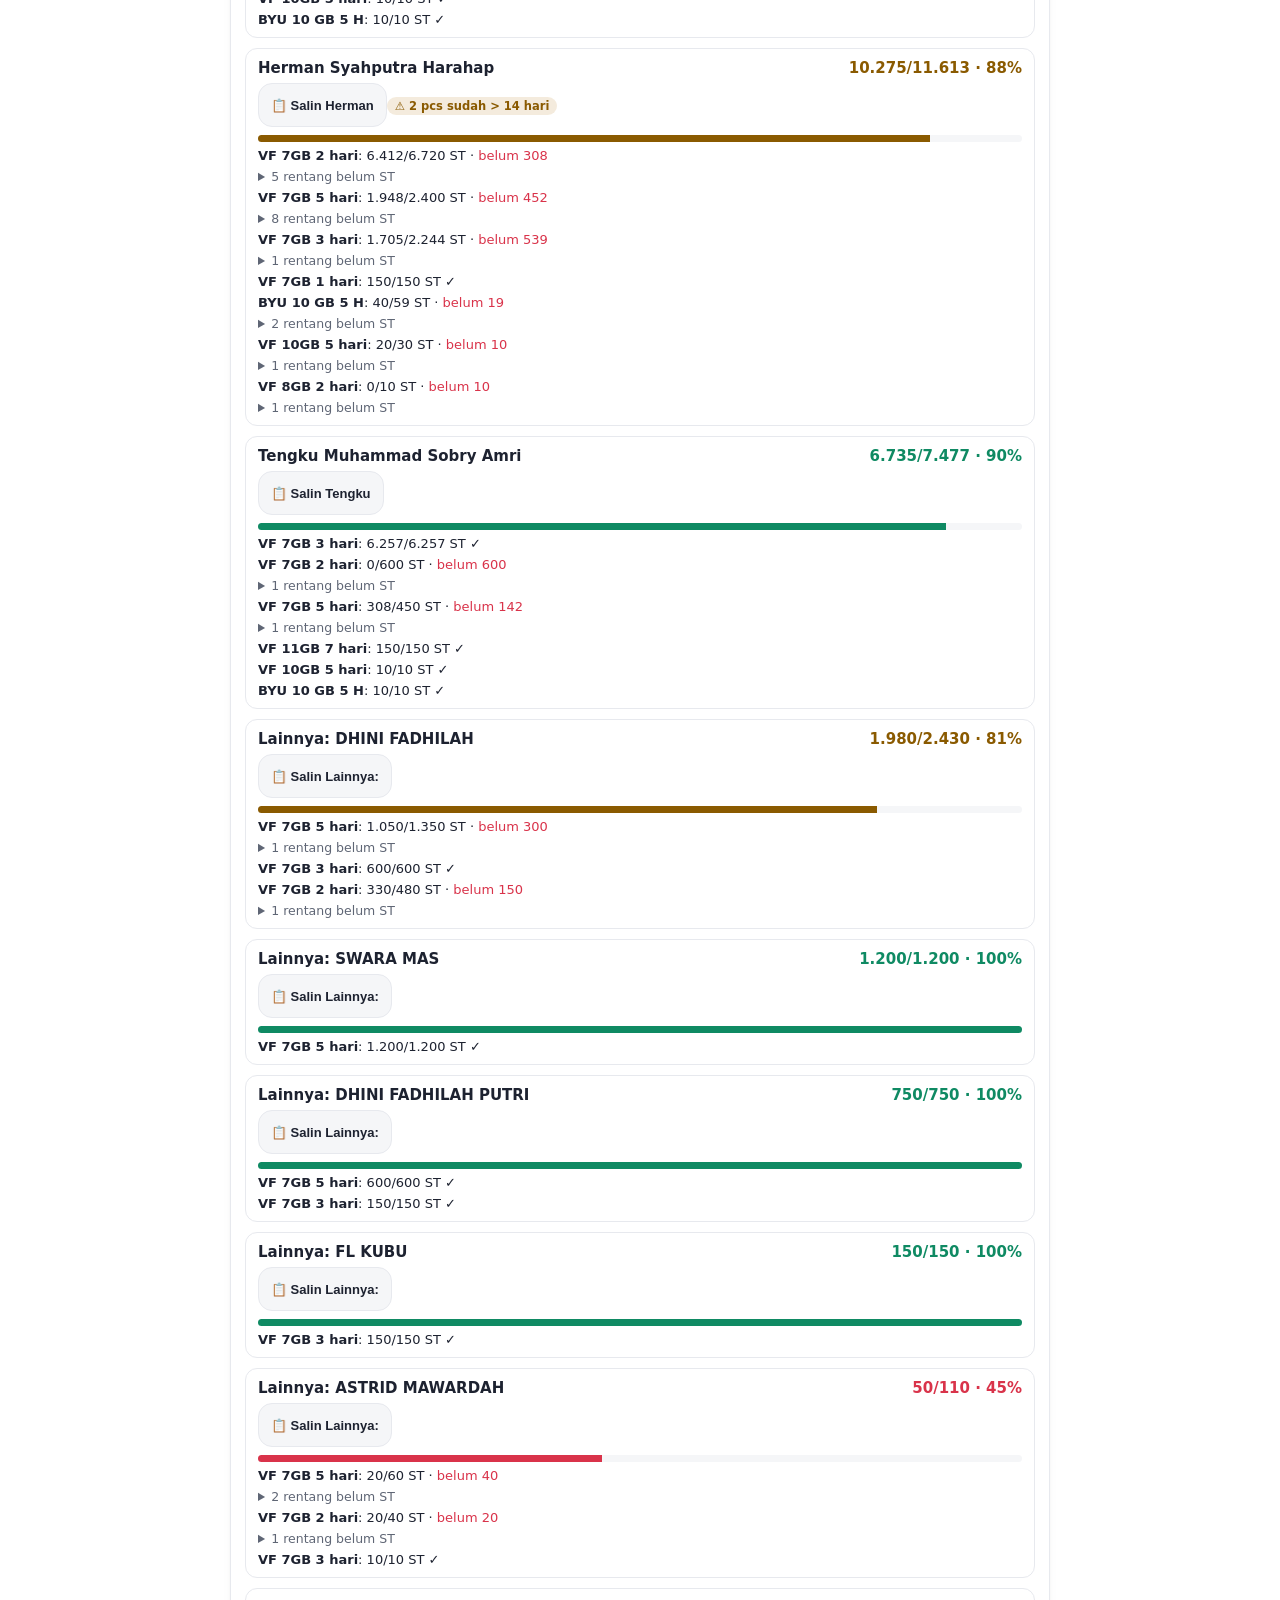
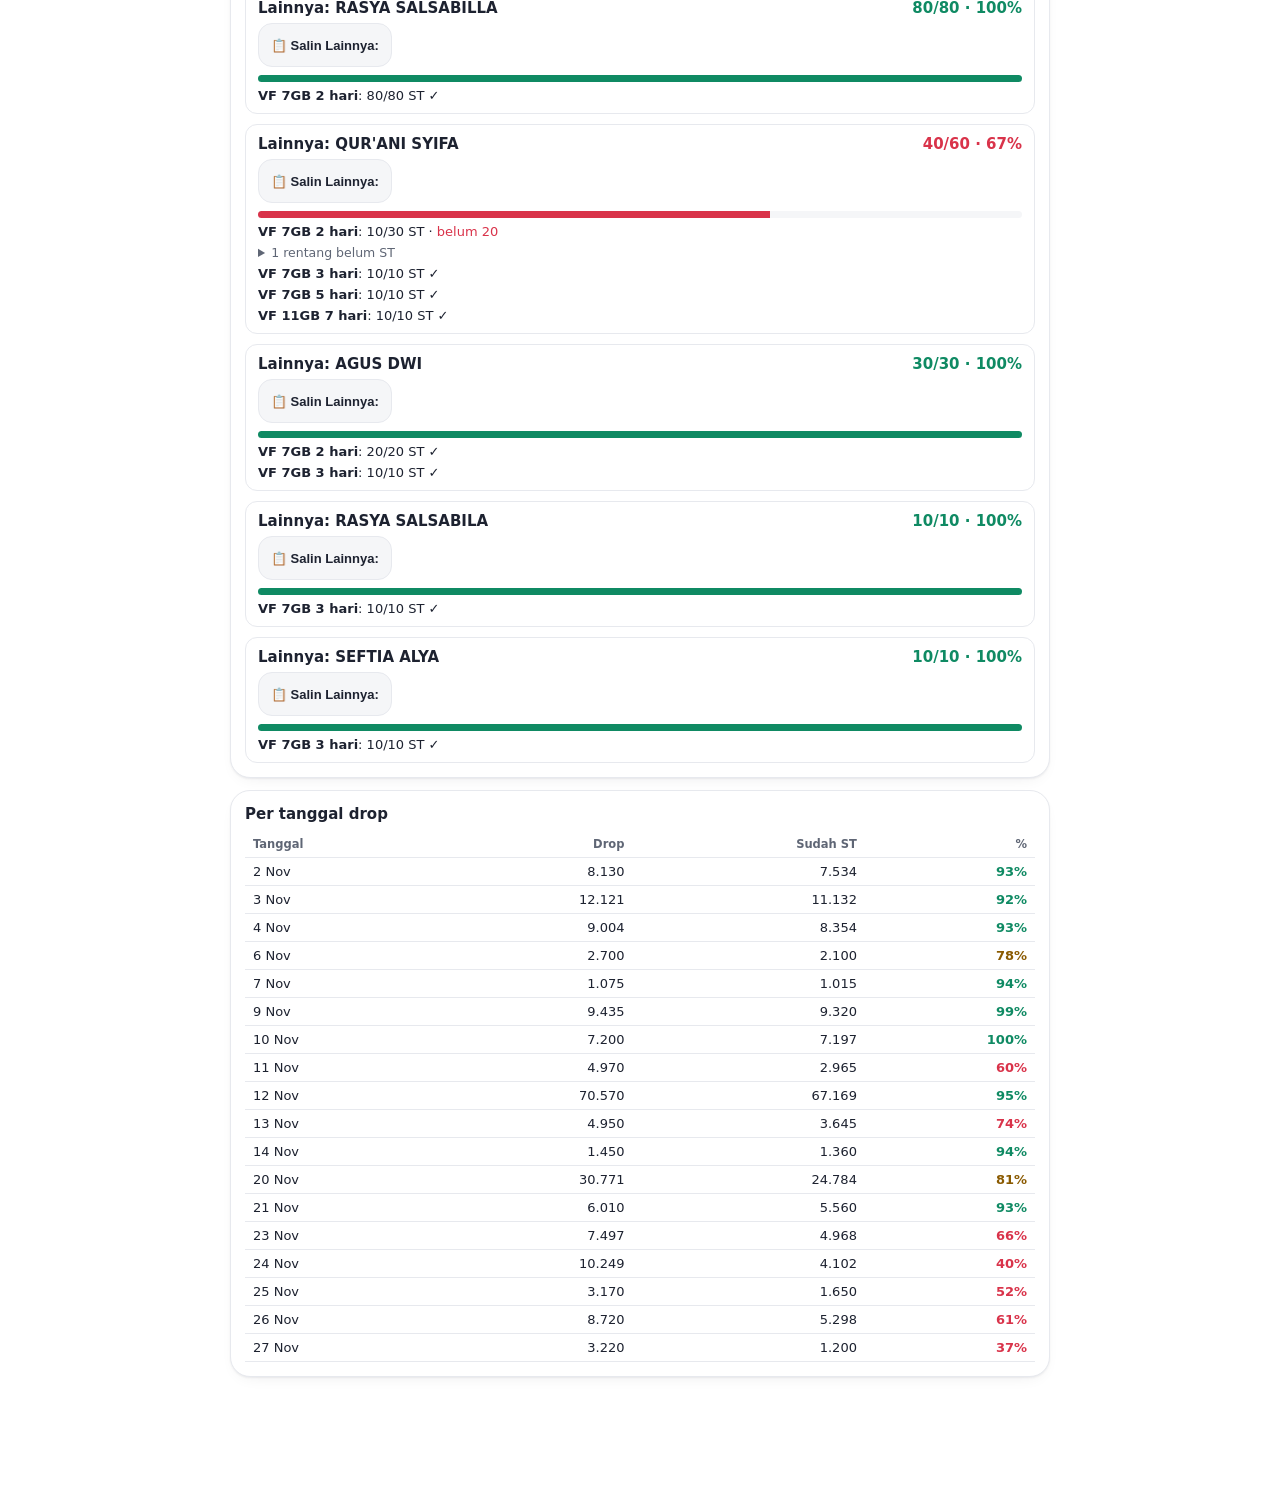
<file: cekst.html>
<!doctype html>
<html lang="id"><head><meta charset="utf-8"><meta name="viewport" content="width=device-width,initial-scale=1,viewport-fit=cover">
<title>Cek WL vs ST</title>
<link rel="manifest" href="manifest.json"><meta name="theme-color" content="#e0364e"><link rel="apple-touch-icon" href="icon-192.png">
<style>
:root{--bg:#f4f6fa;--card:#fff;--tx:#14213d;--mu:#5b6b85;--bd:#e3e8f0;--soft:#eef2f8;--ac:#c8102e;--ok:#0f8a52;--wn:#b7791f}
@media (prefers-color-scheme:dark){:root{--bg:#0d0f14;--card:#171b25;--tx:#eef1f6;--mu:#98a2b6;--bd:#283041;--soft:#1f2533;--ok:#4cd38f;--wn:#f0b445}}
*{box-sizing:border-box}body{margin:0;background:var(--bg);color:var(--tx);font-family:system-ui,-apple-system,"Segoe UI",Roboto,sans-serif;padding:max(16px,env(safe-area-inset-top)) 16px 60px}
.w{max-width:820px;margin:0 auto}h1{font-size:22px;margin:6px 60px 4px 0}.sub{color:var(--mu);font-size:13px;margin-bottom:14px}
.card{background:var(--card);border:1px solid var(--bd);border-radius:14px;padding:14px;margin-bottom:12px}.card h2{font-size:15px;margin:0 0 8px}
label{display:block;font-size:12px;color:var(--mu);margin:8px 0 4px}
input,select,textarea{width:100%;padding:9px 11px;border:1px solid var(--bd);border-radius:10px;background:var(--card);color:var(--tx);font-size:14px;font-family:inherit}
textarea{font:13px ui-monospace,Menlo,monospace;min-height:90px}
.btn{padding:10px 15px;border:0;border-radius:10px;background:var(--ac);color:#fff;font-weight:600;font-size:14.5px;cursor:pointer}.btn.s{background:var(--soft);color:var(--tx);border:1px solid var(--bd);font-size:13px;padding:7px 12px}
.row{display:flex;gap:8px;flex-wrap:wrap;margin-top:10px;align-items:center}
.ck{display:flex;gap:10px;align-items:flex-start;padding:8px 0;border-top:1px solid var(--bd);font-size:13.5px;cursor:pointer}.ck:first-child{border-top:0}.ck input{width:18px;height:18px;margin-top:2px;flex:none}.ck small{display:block;color:var(--mu);font-size:12px}
.tabs{display:flex;gap:4px;padding:4px;margin-bottom:10px;background:var(--soft);border:1px solid var(--bd);border-radius:14px}.tabs button{flex:1;border:0;background:transparent;color:var(--mu);border-radius:10px;padding:9px 6px;font-size:13px;font-weight:600;cursor:pointer;white-space:nowrap;transition:background .15s,color .15s,transform .1s}.tabs button:active{transform:scale(.97)}.tabs button.on{background:linear-gradient(135deg,var(--ac),#e0364e);color:#fff;box-shadow:0 2px 8px rgb(200 16 46 / .28)}
.drop{border:2px dashed var(--bd);border-radius:12px;padding:18px;text-align:center;color:var(--mu);font-size:13.5px;cursor:pointer}.drop.on{border-color:var(--ac);color:var(--ac)}
.map{display:grid;grid-template-columns:1fr 1fr;gap:6px 8px}.map select{padding:7px 8px;font-size:13px}
.kpi{display:grid;grid-template-columns:repeat(auto-fit,minmax(120px,1fr));gap:8px}.kpi div{background:var(--soft);border-radius:10px;padding:9px 11px}.kpi small{display:block;color:var(--mu);font-size:11.5px}.kpi b{font-size:19px}
.bar{height:7px;border-radius:4px;background:var(--soft);overflow:hidden;margin-top:6px}.bar i{display:block;height:100%}
.ol{border:1px solid var(--bd);border-radius:12px;padding:10px 12px;margin-top:10px}.ol .h{display:flex;justify-content:space-between;gap:8px;align-items:baseline}.ol .h b{font-size:15px}.ol .m{color:var(--mu);font-size:12.5px;margin-top:3px}
.pc{font-weight:700;font-size:15px;white-space:nowrap}.mono{font-family:ui-monospace,Menlo,monospace;font-size:12.5px}
.tag{display:inline-block;font-size:11.5px;font-weight:700;border-radius:999px;padding:2px 8px;margin:4px 4px 0 0}.tag.w{background:rgba(183,121,31,.15);color:var(--wn)}
details summary{cursor:pointer;color:var(--mu);font-size:12.5px;margin-top:6px}
.err{color:var(--ac);font-size:13px;font-weight:600;margin-top:6px}.ok{color:var(--ok)}
.pk{margin-top:6px;font-size:13px}.pk b{font-weight:600}.rg{font-family:ui-monospace,Menlo,monospace;font-size:12.5px;color:var(--mu);margin-top:2px;line-height:1.5}
table{width:100%;border-collapse:collapse;font-size:13px}td,th{padding:6px 8px;border-bottom:1px solid var(--bd);text-align:right}th{color:var(--mu);font-size:11.5px;font-weight:600}td:first-child,th:first-child{text-align:left}
.ag{font-size:12.5px;margin-top:8px}.ag.a3{color:var(--ac)}.ag.a2{color:var(--wn)}.ag.a4{color:var(--mu)}td.ag{font-size:13px;margin:0}
.bk{margin:2px 0 3px;font-size:12.5px;display:flex;flex-wrap:wrap;gap:6px;align-items:center}.cpb{border:1px solid var(--bd);background:var(--soft);color:var(--tx);border-radius:999px;padding:2px 9px;font-size:11.5px;cursor:pointer}</style><link rel="icon" href="favicon.svg" type="image/svg+xml"><link rel="stylesheet" href="ui.css"><script>try{document.documentElement.dataset.theme=localStorage.getItem("theme2")||"light"}catch(e){document.documentElement.dataset.theme="light"}</script></head><body><div class="w">
<h1>Cek WL vs ST</h1><div class="sub" id="sub"></div><div class="tabs" id="tapb"></div>
<div class="tabs" id="pt"></div>
<div id="res"></div>
</div>
<script src="cekst-data.js"></script><script src="wl-tap.js"></script>
<script>
const $=i=>document.getElementById(i),nf=v=>Math.round(v).toLocaleString('id-ID'),pc=(a,b)=>b?Math.round(a/b*100):0,esc=v=>String(v??'').replace(/[&<>"]/g,c=>({'&':'&amp;','<':'&lt;','>':'&gt;','"':'&quot;'}[c]));
const col=p=>p>=90?'var(--ok)':p>=75?'var(--wn)':'var(--ac)',tg=d=>{const x=new Date(d+'T00:00:00');return x.getDate()+' '+['Jan','Feb','Mar','Apr','Mei','Jun','Jul','Agu','Sep','Okt','Nov','Des'][x.getMonth()]};
const ft=x=>x?tg(x.slice(0,10))+' '+x.slice(11,16):'-';
const rg=r=>r.replace('-',' – ');
// rentang dikelompokkan per blok: jarak SN awal–akhir blok maks 1.000 (VF) / 100 (SA), supaya bisa dicek awal–akhir di Digipos
const LIM=()=>/^SA/.test(P)?100:1000;
function blk(list){const L=LIM(),R=[];let w=12;
  list.forEach(r=>{const [x,y]=r.split('-');w=x.length;let a=+x,b=+(y||x);while(b-a+1>L){R.push([a,a+L-1,w]);a+=L}R.push([a,b,w])});
  R.sort((p,q)=>p[0]-q[0]);const out=[];let cur=null;
  R.forEach(([a,b,w])=>{if(!cur||b-cur.s+1>L||w!==cur.w){cur={s:a,e:b,w,n:0,r:[]};out.push(cur)}cur.e=Math.max(cur.e,b);cur.n+=b-a+1;cur.r.push([a,b])});
  const z=(v,w)=>String(v).padStart(w,'0');
  return out.map(g=>({aw:z(g.s,g.w),ak:z(g.e,g.w),n:g.n,lines:g.r.map(([a,b])=>a===b?z(a,g.w):z(a,g.w)+' – '+z(b,g.w))}))}
const rgT=list=>blk(list).map((g,i,A)=>(A.length>1||g.lines.length>1?`▶ Cek ${g.aw} – ${g.ak} (${g.n} pcs)\n`:'')+g.lines.join('\n')).join('\n\n');
const rgH=list=>blk(list).map((g,i,A)=>(A.length>1||g.lines.length>1?`<div class="bk"><b>▶ ${g.aw} – ${g.ak}</b> <span class="mu">${g.n} pcs</span> <button class="cpb" data-cp="${g.aw}|${g.ak}">Salin awal–akhir</button></div>`:'')+g.lines.join('<br>')).join('<span style="display:block;height:10px"></span>');
// umur SN belum ST: tanggal drop dari CK.DM (peta rentang SN -> tanggal drop), umur = cutoff ST - tanggal drop
const AG=[[0,3,'0–3 hari'],[4,7,'4–7 hari'],[8,14,'8–14 hari'],[15,9999,'Lebih dari 14 hari']];
const dAge=d=>Math.max(0,Math.round((new Date(cut()+'T00:00:00')-new Date(d+'T00:00:00'))/864e5)),agB=n=>AG.findIndex(g=>n>=g[0]&&n<=g[1]);
function aged(list){const M=CT().DM&&CT().DM[P];if(!M)return null;const out=[];
  list.forEach(r=>{const [x,y]=r.split('-'),w=x.length;let a=+x;const b=+(y||x);let lo=0,hi=M.length;while(lo<hi){const m=(lo+hi)>>1;if(M[m][1]<a)lo=m+1;else hi=m}
    for(let i=lo;i<M.length&&M[i][0]<=b&&a<=b;i++){const s=Math.max(a,M[i][0]);if(s>a)out.push([a,s-1,w,'']);const e=Math.min(b,M[i][1]);out.push([s,e,w,M[i][2]]);a=e+1}
    if(a<=b)out.push([a,b,w,''])});return out}
function ageG(list){const A=aged(list);if(!A)return null;const B=[0,1,2,3,4].map(()=>({r:[],n:0,d:[]}));
  A.forEach(([a,b,w,d])=>{const i=d?agB(dAge(d)):4,z=v=>String(v).padStart(w,'0');B[i].r.push(a===b?z(a):z(a)+'-'+z(b));B[i].n+=b-a+1;if(d)B[i].d.push(d)});
  return B.map((g,i)=>({...g,i,l:i<4?AG[i][2]:'Tanggal drop tidak ada'})).filter(g=>g.n).reverse()}
const dr=g=>{const u=[...new Set(g.d)].sort();return !u.length?'-':u.length>1?tg(u[0])+' – '+tg(u[u.length-1]):tg(u[0])};
const ageH=list=>{const G=ageG(list);return G?G.map(g=>`<div class="ag a${g.i}"><b>${g.l}</b> · ${nf(g.n)} pcs <span class="mu">(drop ${dr(g)})</span></div>`+rgH(g.r)).join('<span style="display:block;height:12px"></span>'):rgH(list)};
const ageT=list=>{const G=ageG(list);return G?G.map(g=>`⏳ ${g.l} (drop ${dr(g)}) · ${nf(g.n)} pcs\n`+rgT(g.r)).join('\n\n'):rgT(list)};
const oldN=o=>{if(!CT().DM||!CT().DM[P])return 0;let n=0;o.p.forEach(x=>{if(x.b.length){const G=ageG(x.b);G.forEach(g=>{if(g.i===3)n+=g.n})}});return n};
function ageStat(S){if(!CT().DM||!CT().DM[P])return '';const T=[0,0,0,0,0];S.forEach(o=>o.p.forEach(x=>{if(x.b.length)ageG(x.b).forEach(g=>T[g.i]+=g.n)}));const tot=T.reduce((a,b)=>a+b,0);if(!tot)return '';
  return `<div class="card"><h2>Umur SN belum ST</h2><div class="sub">Sejak tanggal drop s/d ${tg(cut())}. Yang terlama dikejar duluan.</div><table><tr><th>Umur</th><th>Belum ST</th><th>%</th></tr>${[3,2,1,0,4].filter(i=>T[i]).map(i=>`<tr><td class="ag a${i}"><b>${i<4?AG[i][2]:'Tanggal drop tidak ada'}</b></td><td>${nf(T[i])}</td><td>${pc(T[i],tot)}%</td></tr>`).join('')}</table></div>`}
async function copy(t,btn){try{await navigator.clipboard.writeText(t)}catch(e){const a=document.createElement('textarea');a.value=t;document.body.appendChild(a);a.select();document.execCommand('copy');a.remove()}if(btn){const o=btn.textContent;btn.textContent='Tersalin ✓';setTimeout(()=>btn.textContent=o,1500)}}
const BL=['JAN','FEB','MAR','APR','MEI','JUN','JUL','AGU','AGS','SEP','OKT','NOV','DES'],mi=k=>{const m=k.split(' ')[1]||'';const i=BL.indexOf(m);return i<0?99:(m==='AGS'?7:i>7?i-1:i)};
let TP='BBT';const CT=()=>TP==='BBT'?CK:((CK.TAP||{})[TP]||{G:{},DM:{}});
const gks=()=>Object.keys(CT().G||{}).sort((a,b)=>mi(a)-mi(b)||(a.split(' ')[0]>b.split(' ')[0]?-1:a.split(' ')[0]<b.split(' ')[0]?1:0));let P='VF NOV',F='all';
function ptabs(){const g=gks();if(!g.includes(P))P=g.includes('VF NOV')?'VF NOV':(g[0]||'VF NOV');$('pt').innerHTML=g.map(k=>`<button data-p="${k}" class="${k===P?'on':''}">${k}</button>`).join('')}
const cut=()=>P.startsWith('VF')?CT().cutVF:CT().cutSA;
function draw(){const C=CT().G[P];
  $('sub').innerHTML=`WL dropingan vs transaksi ST Digipos per SN (raw ST s/d ${tg(CT().cutVF||CT().cutSA)}). ${CK.ft?`<br>📄 File WL: <b>${ft(CK.ft.wl)}</b> · raw ST PV: <b>${ft(CK.ft.pv)}</b> · raw ST SA: <b>${ft(CK.ft.sa)}</b> (WIB)`:''}`;
  if(!C){$('res').innerHTML='<div class="card">Belum ada data.</div>';return}
  const S=C.sf,T=S.reduce((a,o)=>a+o.d,0),Y=S.reduce((a,o)=>a+o.s,0);
  let V=S;if(F==='bl')V=S.filter(o=>o.s<o.d);
  $('res').innerHTML=`<div class="card"><div class="kpi"><div><small>SN didrop</small><b>${nf(T)}</b></div><div><small>Sudah ST</small><b class="ok">${nf(Y)}</b></div><div><small>Belum ST</small><b style="color:var(--ac)">${nf(T-Y)}</b></div><div><small>% ST</small><b style="color:${col(pc(Y,T))}">${pc(Y,T)}%</b></div></div>
    <div class="bar"><i style="width:${pc(Y,T)}%;background:${col(pc(Y,T))}"></i></div><div class="sub" style="margin-top:8px">ST dihitung s/d ${tg(cut())} (data tanggal terakhir bisa belum lengkap).${C.tp?' '+nf(C.tp)+' SN sudah terpakai (tidak bisa di-ST) tidak dihitung.':''}${C.mon&&C.mon.length?' ST per bulan: '+C.mon.map(([m,v])=>['Jan','Feb','Mar','Apr','Mei','Jun','Jul','Agu','Sep','Okt','Nov','Des'][+m.slice(5)-1]+' '+nf(v)).join(' · ')+'.':''}${C.lain&&C.lain.length?' <b style="color:var(--wn)">ST di TAP lain: '+C.lain.map(([t,v])=>esc(t)+' '+nf(v)).join(', ')+'</b>.':''}</div>
    <div class="row"><button class="btn" id="cpr">Salin rekap</button><button class="btn s" id="cpb">Salin SN belum ST</button></div></div>
    ${ageStat(S)}<div class="card"><h2>Per SF</h2><div class="tabs">${[['all','Semua ('+S.length+')'],['bl','Belum lengkap ('+S.filter(o=>o.s<o.d).length+')']].map(([k,t])=>`<button data-f="${k}" class="${F===k?'on':''}">${t}</button>`).join('')}</div>
    ${V.map(o=>{const p=pc(o.s,o.d);return `<div class="ol"><div class="h"><b>${esc(o.n)}</b><span class="pc" style="color:${col(p)}">${nf(o.s)}/${nf(o.d)} · ${p}%</span></div><button class="btn s" data-cs="${S.indexOf(o)}" style="padding:6px 12px;font-size:13px;margin:6px 0 2px">📋 Salin ${esc(o.n.split(' ')[0])}</button>${oldN(o)?`<span class="tag w">⚠ ${nf(oldN(o))} pcs sudah > 14 hari</span>`:''}<div class="bar"><i style="width:${p}%;background:${col(p)}"></i></div>
      ${o.p.map(x=>`<div class="pk"><b>${esc(x.p)}</b>: ${nf(x.s)}/${nf(x.d)} ST${x.b.length?` · <span style="color:var(--ac)">belum ${nf(x.d-x.s)}</span><details><summary>${x.b.length} rentang belum ST</summary><div class="rg">${ageH(x.b)}</div></details>`:' ✓'}</div>`).join('')}</div>`}).join('')}</div>
    ${C.tgl.length?`<div class="card"><h2>Per tanggal drop</h2><table><tr><th>Tanggal</th><th>Drop</th><th>Sudah ST</th><th>%</th></tr>${C.tgl.map(([d,a,b])=>`<tr><td>${tg(d)}</td><td>${nf(a)}</td><td>${nf(b)}</td><td style="color:${col(pc(b,a))};font-weight:700">${pc(b,a)}%</td></tr>`).join('')}</table></div>`:''}${TP==='BBT'?'':anoCard()}`}
function rekap(){const C=CT().G[P],S=C.sf,T=S.reduce((a,o)=>a+o.d,0),Y=S.reduce((a,o)=>a+o.s,0);
  return `*Cek WL ${P} vs ST Digipos*\nST s/d ${tg(cut())}: ${nf(Y)}/${nf(T)} (${pc(Y,T)}%) · belum ${nf(T-Y)}\n\n`+S.map((o,i)=>`${i+1}. ${o.n}: ${nf(o.s)}/${nf(o.d)} (${pc(o.s,o.d)}%)`).join('\n')}
function sfTxt(o){return `*Cek WL ${P} vs ST Digipos*\n*${o.n}*\nST s/d ${tg(cut())}: ${nf(o.s)}/${nf(o.d)} (${pc(o.s,o.d)}%) · belum ${nf(o.d-o.s)} pcs\n\n`+o.p.map(x=>`${x.p}: ${nf(x.s)}/${nf(x.d)} ST`+(x.b.length?` · belum ${nf(x.d-x.s)} pcs\n${ageT(x.b)}`:' ✓')).join('\n\n')}
function belum(){const C=CT().G[P],B=C.sf.filter(o=>o.s<o.d);
  return `*SN ${P} belum ST* (s/d ${tg(cut())})\n\n`+B.map((o,i)=>`${i+1}. ${o.n} (${nf(o.d-o.s)} pcs)\n\n`+o.p.filter(x=>x.b.length).map(x=>`${x.p} (${nf(x.d-x.s)} pcs)\n${ageT(x.b)}`).join('\n\n')).join('\n\n\n')+`\n\nTotal belum ST: ${nf(B.reduce((a,o)=>a+o.d-o.s,0))} pcs`}
document.addEventListener('click',e=>{const t=e.target,d=t.dataset||{};if(d.cp){const [x,y]=d.cp.split('|');copy(x+' - '+y,t);return}
  if(d.p){P=d.p;document.querySelectorAll('#pt button').forEach(b=>b.classList.toggle('on',b.dataset.p===P));draw()}
  if(d.f){F=d.f;draw()}
  if(d.cs!=null)copy(sfTxt(CT().G[P].sf[+d.cs]),t);if(t.id==='cpr')copy(rekap(),t);if(t.id==='cpb')copy(belum(),t)});

// ---- Filter TAP: BBT = Cek WL vs ST (tab di bawah); BAA/UJT = dropingan SN per SF (pembanding ST menyusul)
const TN={BBT:'BBT',BAA:'BAA',UJT:'UJT'};try{const t=new URLSearchParams(location.search).get('tap')||localStorage.getItem('tap');if(TN[t])TP=t}catch(e){}
let DP='VF';const MNm=['Jan','Feb','Mar','Apr','Mei','Jun','Jul','Agu','Sep','Okt','Nov','Des'],fdd=s=>{const[y,m,d]=s.split('-');return +d+' '+MNm[+m-1]};
function anoCard(){const W=(typeof WLT!=='undefined')&&WLT[TP]; if(!W)return '';const X=(W.X||[]).filter(r=>r[0]===(P.startsWith('SA')?'SA':'VF')),xt=X.reduce((a,r)=>a+r[6],0);return X.length?`<div class="card"><h2>⚠️ Anomali dipisah (${X.length} baris · ${nf(xt)} pcs)</h2><div class="sub">SN tumpang tindih, tidak dihitung sampai dikoreksi admin.</div><div style="overflow-x:auto"><table><tr><th>Tgl</th><th>SF</th><th>Paket</th><th>SN</th><th>Pcs</th></tr>${[...X].sort((a,b)=>a[4]<b[4]?-1:1).map(r=>`<tr><td>${fdd(r[1])}</td><td>${esc(r[2])}</td><td>${esc(r[3])}</td><td>${r[4]}–${r[5]}</td><td>${nf(r[6])}</td></tr>`).join('')}</table></div></div>`:''}
function drawD(){const W=(typeof WLT!=='undefined')&&WLT[TP];const R0=$('res');
  if(!W){R0.innerHTML=`<div class="card"><h2>Dropingan ${TP}</h2><div class="sub">Belum ada data dropingan ${TP}. Kirim file "SN STOCK SF" ${TP} ke bot.</div></div>`;return}
  const R=W[DP],sfs=[...new Set(R.map(r=>r[1]))],pk=[...new Set(R.map(r=>r[2]))].sort(),tot=R.reduce((a,r)=>a+r[5],0),M={};
  R.forEach(r=>{(M[r[1]]=M[r[1]]||{})[r[2]]=(M[r[1]][r[2]]||0)+r[5]});const dd={};R.forEach(r=>dd[r[0]]=(dd[r[0]]||0)+r[5]);const ds=Object.keys(dd).sort();
  const X=(W.X||[]).filter(r=>r[0]===DP),xt=X.reduce((a,r)=>a+r[6],0);
  R0.innerHTML=`<div class="tabs">${['VF','SA'].map(k=>`<button data-dp="${k}" class="${k===DP?'on':''}">${k==='VF'?'VF · Reguler & ByU':'SA · Simpati & ByU'}</button>`).join('')}</div>
  <div class="card"><div class="kpi" style="grid-template-columns:repeat(3,1fr)"><div><small>Total di-drop</small><b>${nf(tot)}</b></div><div><small>Baris SN</small><b>${R.length}</b></div><div><small>Tgl terakhir</small><b>${fdd(ds[ds.length-1])}</b></div></div>
  <div class="sub" style="margin:10px 0 0">Data SN STOCK SF Nov 2026 s/d ${fdd(W.upd)}. Pembanding ST ${TP} belum ada (butuh raw ST yang memuat ${TP}).</div></div>
  <div class="card"><h2>Per SF × paket</h2><div style="overflow-x:auto"><table><tr><th>SF</th>${pk.map(p=>`<th>${esc(p)}</th>`).join('')}<th>Total</th></tr>${sfs.map(s=>`<tr><td>${esc(s)}</td>${pk.map(p=>`<td>${M[s][p]?nf(M[s][p]):'–'}</td>`).join('')}<td><b>${nf(Object.values(M[s]).reduce((a,b)=>a+b,0))}</b></td></tr>`).join('')}<tr><td><b>Total</b></td>${pk.map(p=>`<td><b>${nf(sfs.reduce((a,s)=>a+(M[s][p]||0),0))}</b></td>`).join('')}<td><b>${nf(tot)}</b></td></tr></table></div></div>
  <div class="card"><h2>Per tanggal drop</h2><table><tr><th>Tanggal</th><th>Pcs</th></tr>${ds.map(d=>`<tr><td>${fdd(d)}</td><td>${nf(dd[d])}</td></tr>`).join('')}</table></div>
  ${anoCard()}`}
function setTap(t){TP=t;try{localStorage.setItem('tap',t)}catch(e){}
  document.querySelectorAll('#tapb button').forEach(b=>b.classList.toggle('on',b.dataset.tp===TP));
  const ok=TP==='BBT'||(CK.TAP&&CK.TAP[TP]&&Object.keys(CK.TAP[TP].G).length);
  $('pt').style.display=ok?'':'none';$('sub').style.display=ok?'':'none';
  if(ok){ptabs();draw()}else drawD()}
$('tapb').innerHTML=Object.keys(TN).map(k=>`<button data-tp="${k}" class="${k===TP?'on':''}">${TN[k]}</button>`).join('');
document.addEventListener('click',e=>{const t=e.target.closest('button');if(!t)return;if(t.dataset.tp)setTap(t.dataset.tp);if(t.dataset.dp){DP=t.dataset.dp;drawD()}});
setTap(TP);
if("serviceWorker"in navigator)addEventListener("load",()=>navigator.serviceWorker.register("sw.js"));
</script><script src="nav.js"></script></body></html>
</file>
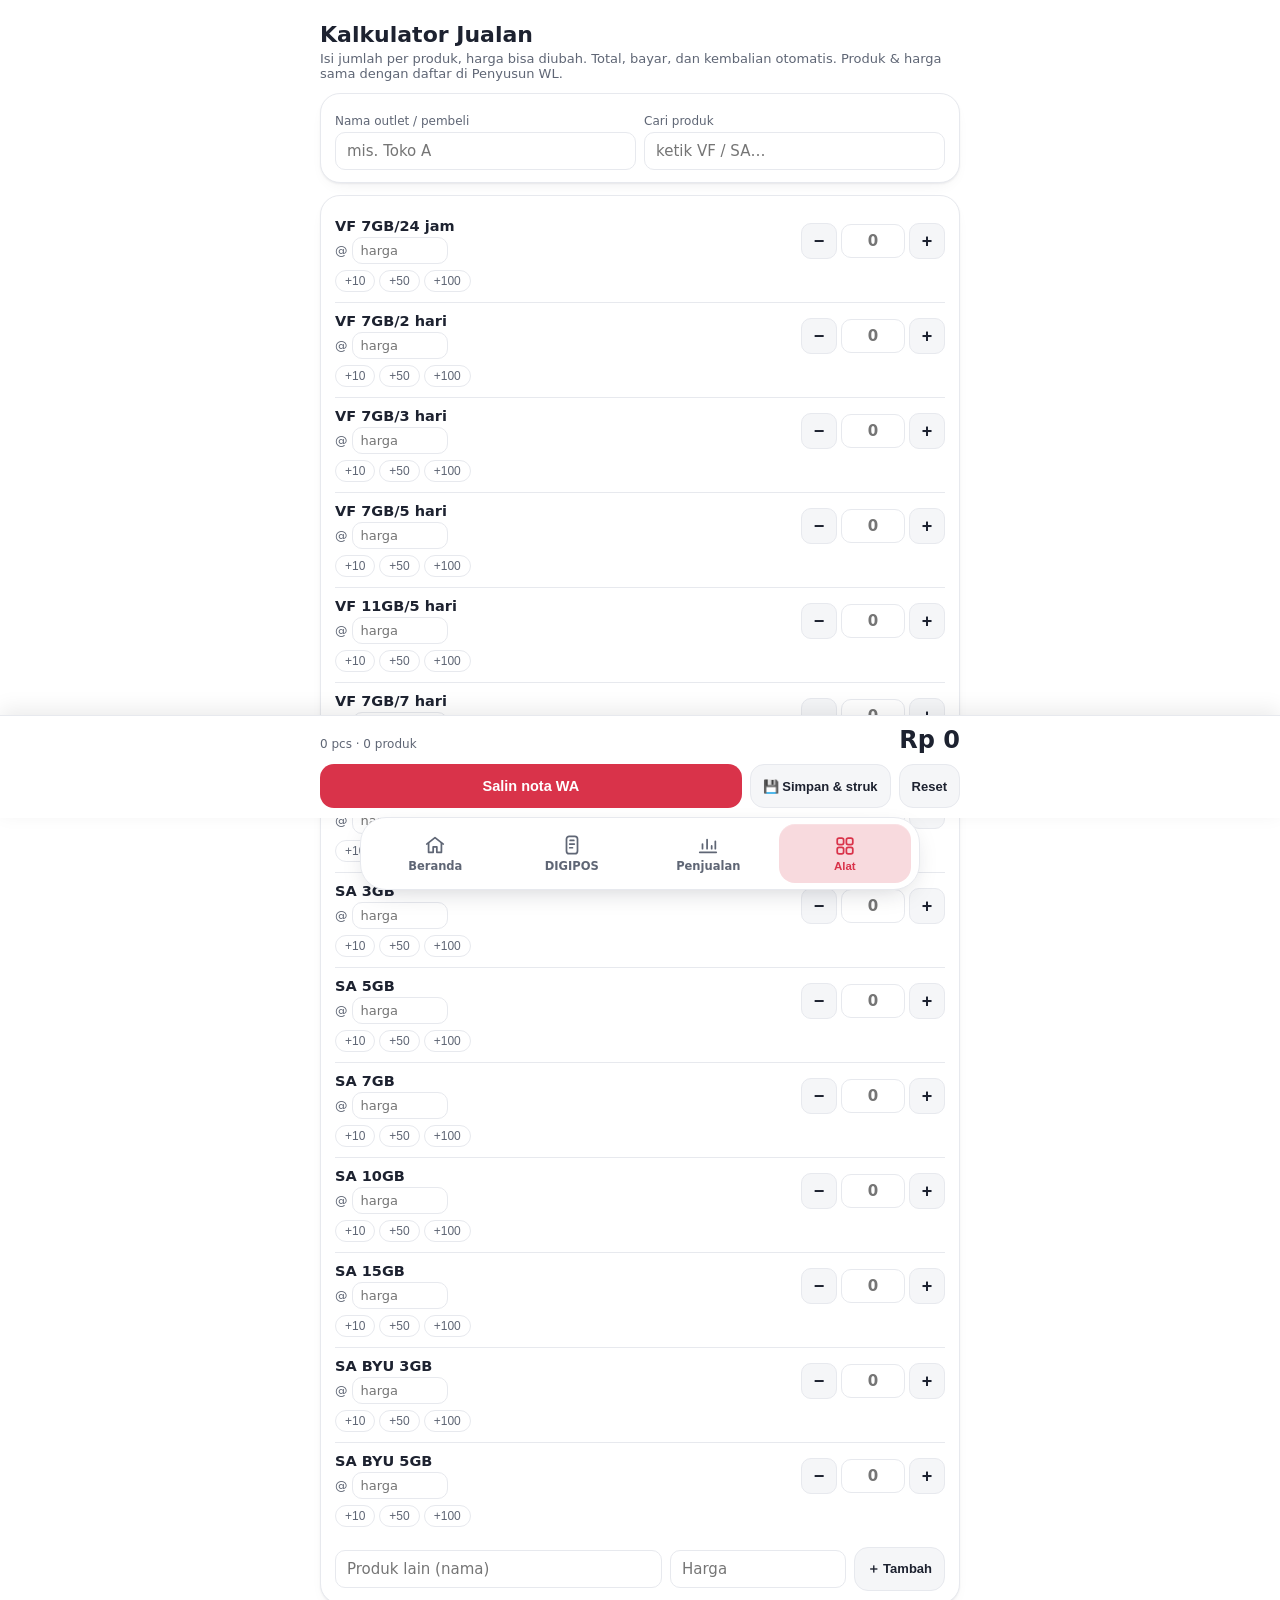
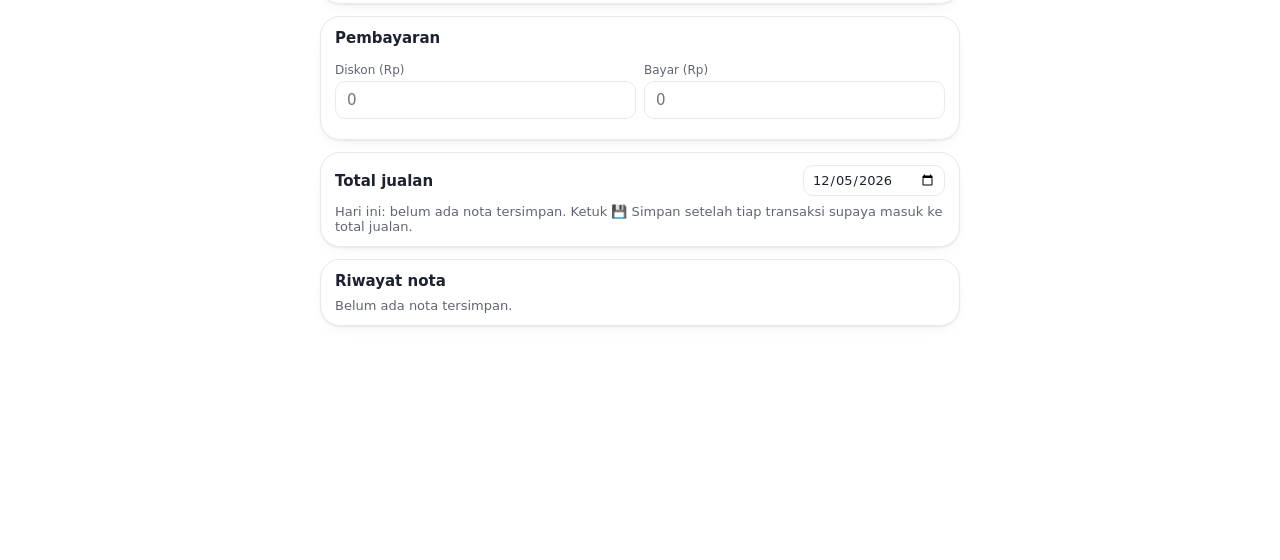
<file: kalkulator.html>
<!doctype html>
<html lang="id"><head><meta charset="utf-8"><meta name="viewport" content="width=device-width,initial-scale=1,viewport-fit=cover">
<title>Kalkulator Jualan</title>
<link rel="manifest" href="manifest.json"><meta name="theme-color" content="#e0364e"><link rel="apple-touch-icon" href="icon-192.png">
<style>
:root{--bg:#f4f6fa;--card:#fff;--tx:#14213d;--mu:#5b6b85;--bd:#e3e8f0;--soft:#eef2f8;--ac:#c8102e;--ok:#0f8a52}
@media (prefers-color-scheme:dark){:root{--bg:#0d0f14;--card:#171b25;--tx:#eef1f6;--mu:#98a2b6;--bd:#283041;--soft:#1f2533;--ok:#4cd38f}}
*{box-sizing:border-box}body{margin:0;background:var(--bg);color:var(--tx);font-family:system-ui,-apple-system,"Segoe UI",Roboto,sans-serif;padding:max(16px,env(safe-area-inset-top)) 16px 170px}
.w{max-width:640px;margin:0 auto}h1{font-size:22px;margin:6px 60px 4px 0}.sub{color:var(--mu);font-size:13px;margin-bottom:12px}
.card{background:var(--card);border:1px solid var(--bd);border-radius:14px;padding:12px 14px;margin-bottom:12px}.card h2{font-size:15px;margin:0 0 8px}
label{display:block;font-size:12px;color:var(--mu);margin:8px 0 4px}
input{width:100%;padding:9px 11px;border:1px solid var(--bd);border-radius:10px;background:var(--card);color:var(--tx);font-size:15px;font-family:inherit}
.btn{padding:10px 15px;border:0;border-radius:10px;background:var(--ac);color:#fff;font-weight:600;font-size:14.5px;cursor:pointer}.btn.s{background:var(--soft);color:var(--tx);border:1px solid var(--bd);font-size:13px;padding:8px 12px}
.row{display:flex;gap:8px;flex-wrap:wrap;align-items:center}
.it{display:grid;grid-template-columns:1fr auto;gap:6px 10px;padding:10px 0;border-top:1px solid var(--bd);align-items:center}.it:first-child{border-top:0}
.it .nm{font-weight:600;font-size:14.5px}.it .hp{display:flex;align-items:center;gap:4px;font-size:12.5px;color:var(--mu);margin-top:3px}.it .hp input{width:96px;padding:5px 8px;font-size:13px}
.st{display:flex;align-items:center;gap:4px}.st button{width:36px;height:36px;border-radius:10px;border:1px solid var(--bd);background:var(--soft);color:var(--tx);font-size:18px;font-weight:700;cursor:pointer}.st input{width:64px;text-align:center;padding:7px 4px;font-weight:700}
.it .sb{grid-column:1/-1;display:flex;justify-content:space-between;font-size:12.5px;color:var(--mu)}.it .sb b{color:var(--tx)}
.it.on{background:linear-gradient(90deg,rgba(200,16,46,.06),transparent)}
.qk{display:flex;gap:4px}.qk button{border:1px solid var(--bd);background:transparent;color:var(--mu);border-radius:999px;padding:3px 9px;font-size:12px;cursor:pointer}
.tot{position:fixed;left:0;right:0;bottom:0;background:var(--card);border-top:1px solid var(--bd);padding:10px 16px calc(10px + env(safe-area-inset-bottom));box-shadow:0 -6px 20px rgba(0,0,0,.08)}
.tot .in{max-width:640px;margin:0 auto}.tot .r{display:flex;justify-content:space-between;align-items:baseline}.tot .big{font-size:24px;font-weight:800}.tot small{color:var(--mu);font-size:12px}
.g2{display:grid;grid-template-columns:1fr 1fr;gap:8px}
.h{border-top:1px solid var(--bd);padding:8px 0;font-size:13px}.h:first-child{border-top:0}
</style><link rel="icon" href="favicon.svg" type="image/svg+xml"><link rel="stylesheet" href="ui.css"><script>try{document.documentElement.dataset.theme=localStorage.getItem("theme2")||"light"}catch(e){document.documentElement.dataset.theme="light"}</script></head><body><div class="w">
<h1>Kalkulator Jualan</h1><div class="sub">Isi jumlah per produk, harga bisa diubah. Total, bayar, dan kembalian otomatis. Produk & harga sama dengan daftar di Penyusun WL.</div>
<div class="card"><div class="g2"><div><label>Nama outlet / pembeli</label><input id="on" placeholder="mis. Toko A"></div><div><label>Cari produk</label><input id="q" placeholder="ketik VF / SA…"></div></div></div>
<div class="card"><div id="list"></div>
  <div class="row" style="margin-top:10px"><input id="nn" placeholder="Produk lain (nama)" style="flex:2;min-width:140px"><input id="nh" inputmode="numeric" placeholder="Harga" style="flex:1;min-width:90px"><button class="btn s" id="na">＋ Tambah</button></div>
</div>
<div class="card"><h2>Pembayaran</h2><div class="g2"><div><label>Diskon (Rp)</label><input id="ds" inputmode="numeric" placeholder="0"></div><div><label>Bayar (Rp)</label><input id="by" inputmode="numeric" placeholder="0"></div></div>
  <div class="row" style="margin-top:8px" id="byq"></div></div>
<div class="card"><div class="row" style="justify-content:space-between"><h2 style="margin:0">Total jualan</h2><input type="date" id="tg" style="width:auto;padding:6px 8px;font-size:13px"></div><div id="rk" style="margin-top:8px"></div></div>
<div class="card"><h2>Riwayat nota</h2><div id="hist"></div></div>
</div>
<div class="tot"><div class="in">
  <div class="r"><small id="tq">0 pcs</small><span class="big" id="tt">Rp 0</span></div>
  <div class="r" style="margin-top:2px"><small id="kb"></small><small id="dsx"></small></div>
  <div class="row" style="margin-top:8px"><button class="btn" id="cp" style="flex:1">Salin nota WA</button><button class="btn s" id="sv">💾 Simpan & struk</button><button class="btn s" id="rs">Reset</button></div>
</div></div>
<script>
const $=i=>document.getElementById(i),nf=v=>Math.round(v).toLocaleString('id-ID'),rp=v=>'Rp '+nf(v),num=v=>parseInt(String(v||'').replace(/\D/g,'')||'0',10),esc=v=>String(v??'').replace(/[&<>"]/g,c=>({'&':'&amp;','<':'&lt;','>':'&gt;','"':'&quot;'}[c]));
const P0=['VF 7GB/24 jam','VF 7GB/2 hari','VF 7GB/3 hari','VF 7GB/5 hari','VF 11GB/5 hari','VF 7GB/7 hari','VF 11GB/7 hari','SA 3GB','SA 5GB','SA 7GB','SA 10GB','SA 15GB','SA BYU 3GB','SA BYU 5GB'].map(n=>({n,h:0}));
let PL;try{PL=JSON.parse(localStorage.getItem('wlp')||'null')}catch(e){}if(!Array.isArray(PL)||!PL.length)PL=P0;try{if(!localStorage.getItem('wlp_11g7')){if(!PL.some(x=>x.n==='VF 11GB/7 hari')){let k=PL.findIndex(x=>x.n==='VF 7GB/7 hari');if(k<0)k=PL.findIndex(x=>x.n==='VF 11GB/5 hari');PL.splice(k<0?PL.length:k+1,0,{n:'VF 11GB/7 hari',h:0});localStorage.setItem('wlp',JSON.stringify(PL))}localStorage.setItem('wlp_11g7','1')}}catch(e){}
let S={on:'',it:{},ex:[],ds:0,by:0};try{const x=JSON.parse(localStorage.getItem('kalk')||'null');if(x)S=Object.assign(S,x)}catch(e){}
let HL;try{HL=JSON.parse(localStorage.getItem('kalkh')||'[]')}catch(e){HL=[]}if(!Array.isArray(HL))HL=[];
const save=()=>{try{localStorage.setItem('kalk',JSON.stringify(S))}catch(e){}};
const prods=()=>[...PL.map(p=>({n:p.n,h0:p.h||0})),...S.ex.map(p=>({n:p.n,h0:p.h,ex:1}))];
const line=n=>S.it[n]||(S.it[n]={q:0,h:null});
const price=p=>{const l=S.it[p.n];return l&&l.h!=null?l.h:p.h0};
function rows(){return prods().map(p=>({...p,q:(S.it[p.n]||{}).q||0,h:price(p)})).filter(x=>x.q>0)}
function draw(){const k=$('q').value.trim().toLowerCase();
  $('list').innerHTML=prods().filter(p=>!k||p.n.toLowerCase().includes(k)).map(p=>{const q=(S.it[p.n]||{}).q||0,h=price(p);
    return `<div class="it${q?' on':''}" data-n="${esc(p.n)}"><div><div class="nm">${esc(p.n)}</div><div class="hp">@ <input data-h inputmode="numeric" value="${h?nf(h):''}" placeholder="harga">${p.ex?' <a href="#" data-dx style="color:var(--ac);margin-left:4px">hapus</a>':''}</div></div>
      <div class="st"><button data-d="-1">−</button><input data-q inputmode="numeric" value="${q||''}" placeholder="0"><button data-d="1">+</button></div>
      <div class="sb"><span class="qk">${[10,50,100].map(v=>`<button data-a="${v}">+${v}</button>`).join('')}</span><span>${q?`<b>${rp(q*h)}</b>`:''}</span></div></div>`}).join('')||'<div class="sub">Produk tidak ditemukan.</div>';tot()}
function tot(){const R=rows(),q=R.reduce((s,x)=>s+x.q,0),sub=R.reduce((s,x)=>s+x.q*x.h,0),t=Math.max(0,sub-S.ds);
  $('tq').textContent=`${nf(q)} pcs · ${R.length} produk`;$('tt').textContent=rp(t);$('dsx').textContent=S.ds?`subtotal ${rp(sub)} − diskon ${rp(S.ds)}`:'';
  $('kb').innerHTML=S.by?(S.by>=t?`Kembali <b style="color:var(--ok)">${rp(S.by-t)}</b>`:`Kurang <b style="color:var(--ac)">${rp(t-S.by)}</b>`):'';
  const r=[t,Math.ceil(t/50000)*50000,Math.ceil(t/100000)*100000,Math.ceil(t/500000)*500000].filter((v,i,a)=>v>0&&a.indexOf(v)===i);
  $('byq').innerHTML=t?`<button class="btn s" data-by="${t}">Uang pas</button>`+r.slice(1).map(v=>`<button class="btn s" data-by="${v}">${rp(v)}</button>`).join(''):'';save();return{R,q,sub,t}}
function upd(el){const it=el.closest('.it');if(!it)return;const n=it.dataset.n,l=line(n),q=l.q||0;it.classList.toggle('on',q>0);it.querySelector('[data-q]').value=q||'';const p=prods().find(x=>x.n===n);it.querySelector('.sb span:last-child').innerHTML=q?`<b>${rp(q*price(p))}</b>`:'';tot()}
document.addEventListener('click',e=>{const t=e.target,d=t.dataset||{},it=t.closest('.it');
  if(it&&d.d){e.preventDefault();const l=line(it.dataset.n);l.q=Math.max(0,(l.q||0)+(+d.d));upd(t)}
  if(it&&d.a){e.preventDefault();const l=line(it.dataset.n);l.q=(l.q||0)+(+d.a);upd(t)}
  if(it&&d.dx!==undefined){e.preventDefault();const n=it.dataset.n;S.ex=S.ex.filter(x=>x.n!==n);delete S.it[n];draw()}
  if(d.by){$('by').value=nf(+d.by);S.by=+d.by;tot()}
  if(t.id==='na'){const n=$('nn').value.trim();if(!n){$('nn').focus();return}if(!prods().some(p=>p.n===n))S.ex.push({n,h:num($('nh').value)});$('nn').value='';$('nh').value='';draw()}
  if(t.id==='cp'){copy(nota(),t)}
  if(t.id==='sv'){const x=tot();if(!x.R.length){alert('Belum ada produk.');return}HL.unshift({t:Date.now(),on:S.on,R:x.R.map(r=>({n:r.n,q:r.q,h:r.h})),ds:S.ds,by:S.by,tt:x.t});HL=HL.slice(0,100);try{localStorage.setItem('kalkh',JSON.stringify(HL))}catch(_){}drawH();showStruk(0)}
  if(t.id==='rs'&&confirm('Kosongkan semua jumlah?')){S.it={};S.ds=0;S.by=0;S.on='';$('on').value='';$('ds').value='';$('by').value='';draw()}
  if(d.ho!==undefined){const h=HL[+d.ho];S.on=h.on;S.ds=h.ds;S.by=h.by;S.it={};h.R.forEach(r=>{if(!prods().some(p=>p.n===r.n))S.ex.push({n:r.n,h:r.h});S.it[r.n]={q:r.q,h:r.h}});$('on').value=S.on||'';$('ds').value=S.ds?nf(S.ds):'';$('by').value=S.by?nf(S.by):'';draw();scrollTo({top:0,behavior:'smooth'})}
  if(d.hc!==undefined)copy(nota(HL[+d.hc]),t);
  if(t.id==='cpd')copy(rekapD(),t);
  if(d.hs!==undefined)showStruk(+d.hs);
  if(d.hx!==undefined&&confirm('Hapus nota ini?')){HL.splice(+d.hx,1);try{localStorage.setItem('kalkh',JSON.stringify(HL))}catch(_){}drawH()}});
document.addEventListener('input',e=>{const t=e.target,it=t.closest('.it');
  if(it&&t.dataset.q!==undefined){line(it.dataset.n).q=num(t.value);const c=t.selectionStart;upd(t);try{t.setSelectionRange(c,c)}catch(_){}}
  if(it&&t.dataset.h!==undefined){const v=num(t.value);line(it.dataset.n).h=v;const o=v?nf(v):'';if(t.value!==o)t.value=o;upd(t)}
  if(['ds','by','nh'].includes(t.id)){const v=num(t.value),o=v?nf(v):'';if(t.value!==o)t.value=o;if(t.id!=='nh'){S[t.id]=v;tot()}}
  if(t.id==='on'){S.on=t.value;save()}if(t.id==='q')draw();if(t.id==='tg')drawD()});
const tglF=t=>{const d=new Date(t);return d.toLocaleDateString('id-ID',{day:'numeric',month:'short',year:'numeric'})+' '+d.toTimeString().slice(0,5)};
function nota(h){const x=h?{R:h.R,q:h.R.reduce((s,r)=>s+r.q,0),sub:h.R.reduce((s,r)=>s+r.q*r.h,0),t:h.tt}:tot(),on=h?h.on:S.on,ds=h?h.ds:S.ds,by=h?h.by:S.by;
  return `*NOTA${on?' – '+on:''}*\n${tglF(h?h.t:Date.now())}\n\n`+x.R.map(r=>`${r.n}\n${nf(r.q)} × ${rp(r.h)} = ${rp(r.q*r.h)}`).join('\n\n')+`\n\n*Total jualan: ${nf(x.q)} pcs · ${rp(x.sub)}*`+grp(x.R)+(ds?`\nDiskon: ${rp(ds)}`:'')+`\n*Total bayar: ${rp(x.t)}*`+(by?`\nBayar: ${rp(by)}\n${by>=x.t?'Kembali: '+rp(by-x.t):'Kurang: '+rp(x.t-by)}`:'')}
function grp(R){const G={};R.forEach(r=>{const k=/^SA\b/i.test(r.n)?'SA':/^VF\b/i.test(r.n)?'VF':'Lainnya';(G[k]=G[k]||[0,0]);G[k][0]+=r.q;G[k][1]+=r.q*r.h});const K=Object.keys(G);return K.length>1?K.map(k=>`\n${k}: ${nf(G[k][0])} pcs · ${rp(G[k][1])}`).join(''):''}
const dk=t=>{const d=new Date(t);return d.getFullYear()+'-'+String(d.getMonth()+1).padStart(2,'0')+'-'+String(d.getDate()).padStart(2,'0')};
function day(){const k=$('tg').value||dk(Date.now()),H=HL.filter(h=>dk(h.t)===k),P={};let q=0,sub=0,tt=0,ds=0;
  H.forEach(h=>{h.R.forEach(r=>{(P[r.n]=P[r.n]||[0,0]);P[r.n][0]+=r.q;P[r.n][1]+=r.q*r.h;q+=r.q;sub+=r.q*r.h});ds+=h.ds||0;tt+=h.tt});return{k,H,P,q,sub,tt,ds}}
function drawD(){const x=day(),lab=x.k===dk(Date.now())?'Hari ini':new Date(x.k+'T00:00').toLocaleDateString('id-ID',{weekday:'long',day:'numeric',month:'short'});
  $('rk').innerHTML=x.H.length?`<div style="font-size:13px;color:var(--mu)">${lab} · ${x.H.length} nota</div><div style="font-size:22px;font-weight:800;margin:2px 0">${rp(x.tt)}</div><div style="font-size:13px;color:var(--mu)">${nf(x.q)} pcs${x.ds?' · diskon '+rp(x.ds):''}</div>
    <div style="margin-top:8px">${Object.entries(x.P).sort((a,b)=>b[1][1]-a[1][1]).map(([n,v])=>`<div class="row" style="justify-content:space-between;font-size:13px;padding:4px 0;border-top:1px solid var(--bd)"><span>${esc(n)}</span><span>${nf(v[0])} pcs · <b>${rp(v[1])}</b></span></div>`).join('')}</div>
    <div class="row" style="margin-top:8px"><button class="btn s" id="cpd">Salin rekap ${lab.toLowerCase()}</button></div>`:`<div class="sub" style="margin:0">${lab}: belum ada nota tersimpan. Ketuk 💾 Simpan setelah tiap transaksi supaya masuk ke total jualan.</div>`}
function rekapD(){const x=day(),d=new Date(x.k+'T00:00').toLocaleDateString('id-ID',{weekday:'long',day:'numeric',month:'long',year:'numeric'});
  return `*Total jualan ${d}*\n${x.H.length} nota · ${nf(x.q)} pcs\n\n`+Object.entries(x.P).sort((a,b)=>b[1][1]-a[1][1]).map(([n,v])=>`${n}: ${nf(v[0])} pcs · ${rp(v[1])}`).join('\n')+(g=>g?'\n'+g:'')(grp(Object.entries(x.P).map(([n,v])=>({n,q:v[0],h:v[0]?v[1]/v[0]:0}))))+`\n\n*Per outlet:*\n`+x.H.slice().reverse().map((h,i)=>`${i+1}. ${h.on||'(tanpa nama)'} (${nf(h.R.reduce((s,r)=>s+r.q,0))} pcs · ${rp(h.tt)})\n`+h.R.map(r=>`${r.n}: ${nf(r.q)} × ${rp(r.h)}`).join('\n')+(h.ds?`\nDiskon ${rp(h.ds)}`:'')).join('\n\n')+(x.ds?`\n\nTotal diskon: ${rp(x.ds)}`:'')+`\n\n*Total jualan: ${rp(x.tt)}*`}
function drawH(){drawD();$('hist').innerHTML=HL.length?HL.slice(0,30).map((h,i)=>`<div class="h"><div class="row" style="justify-content:space-between"><b>${esc(h.on||'(tanpa nama)')}</b><span style="color:var(--mu);font-size:12px">${tglF(h.t)}</span></div><div style="color:var(--mu);margin:2px 0 6px">${nf(h.R.reduce((s,r)=>s+r.q,0))} pcs · <b style="color:var(--tx)">${rp(h.tt)}</b> · ${esc(h.R.map(r=>r.n).join(', ').slice(0,80))}</div><div class="row"><button class="btn s" data-ho="${i}">Buka</button><button class="btn s" data-hs="${i}">🧾 Struk</button><button class="btn s" data-hc="${i}">Salin</button><button class="btn s" data-hx="${i}" style="color:var(--ac)">Hapus</button></div></div>`).join(''):'<div class="sub" style="margin:0">Belum ada nota tersimpan.</div>'}

// ---------- struk (bukti transaksi) ----------
const SK=document.createElement('div');SK.style.cssText='position:fixed;inset:0;z-index:9999;background:rgba(10,14,22,.72);display:none;overflow:auto;padding:calc(16px + env(safe-area-inset-top,0px)) 14px 24px';document.body.appendChild(SK);
let SI=-1;
function hx(h){const R=h.R,q=R.reduce((s,r)=>s+r.q,0),sub=R.reduce((s,r)=>s+r.q*r.h,0);return{R,q,sub,tt:h.tt,ds:h.ds||0,by:h.by||0}}
function noStr(h){const d=new Date(h.t);return 'TBB'+d.getFullYear().toString().slice(2)+String(d.getMonth()+1).padStart(2,'0')+String(d.getDate()).padStart(2,'0')+'-'+String(d.getHours()).padStart(2,'0')+String(d.getMinutes()).padStart(2,'0')+String(d.getSeconds()).padStart(2,'0')}
function showStruk(i){const h=HL[i];if(!h)return;SI=i;const x=hx(h),L=(a,b,st='')=>`<div style="display:flex;justify-content:space-between;gap:10px;padding:5px 0;${st}"><span style="color:#5b6b85">${a}</span><span style="text-align:right;font-weight:600">${b}</span></div>`;
  SK.innerHTML=`<div style="max-width:420px;margin:0 auto;background:#fff;color:#14213d;border-radius:18px;overflow:hidden;box-shadow:0 20px 60px rgba(0,0,0,.35)">
    <div style="background:linear-gradient(135deg,#c8102e,#7a0a1c);color:#fff;padding:22px 20px 18px;text-align:center">
      <div style="width:54px;height:54px;border-radius:50%;background:#fff;color:#0f8a52;font-size:30px;font-weight:900;line-height:54px;margin:0 auto 8px">✓</div>
      <div style="font-size:17px;font-weight:800">Transaksi Berhasil</div><div style="font-size:12.5px;opacity:.85;margin-top:2px">${tglF(h.t)}</div>
      <div style="font-size:28px;font-weight:900;margin-top:10px">${rp(x.tt)}</div></div>
    <div style="padding:14px 18px 6px;font-size:14px">
      ${L('No. nota',noStr(h))}${L('Outlet',esc(h.on||'-'))}${L('Total item',nf(x.q)+' pcs')}
      <div style="border-top:1px dashed #cfd6e2;margin:8px 0"></div>
      ${x.R.map(r=>`<div style="padding:5px 0"><div style="font-weight:700">${esc(r.n)}</div><div style="display:flex;justify-content:space-between;color:#5b6b85;font-size:13px"><span>${nf(r.q)} × ${rp(r.h)}</span><span style="color:#14213d;font-weight:600">${rp(r.q*r.h)}</span></div></div>`).join('')}
      <div style="border-top:1px dashed #cfd6e2;margin:8px 0"></div>
      ${L('Subtotal',rp(x.sub))}${x.ds?L('Diskon','− '+rp(x.ds)):''}${L('<b style="color:#14213d">Total bayar</b>','<b style="font-size:16px">'+rp(x.tt)+'</b>')}${x.by?L('Bayar',rp(x.by))+L(x.by>=x.tt?'Kembali':'Kurang',rp(Math.abs(x.by-x.tt))):''}
      <div style="text-align:center;color:#98a2b6;font-size:11.5px;margin:10px 0 6px">Cluster Rokan Hilir · Terima kasih</div></div>
    <div style="display:grid;grid-template-columns:1fr 1fr;gap:8px;padding:0 14px 14px">
      <button data-sk="sh" style="grid-column:1/-1;padding:13px;border:0;border-radius:12px;background:#c8102e;color:#fff;font-weight:800;font-size:15.5px">📤 Teruskan / Bagikan</button>
      <button data-sk="cp" style="padding:11px;border:1px solid #cfd6e2;border-radius:12px;background:#f4f6fa;color:#14213d;font-weight:700">Salin teks</button>
      <button data-sk="dl" style="padding:11px;border:1px solid #cfd6e2;border-radius:12px;background:#f4f6fa;color:#14213d;font-weight:700">⬇️ Simpan gambar</button>
      <button data-sk="nw" style="padding:11px;border:1px solid #cfd6e2;border-radius:12px;background:#f4f6fa;color:#14213d;font-weight:700">＋ Transaksi baru</button>
      <button data-sk="x" style="padding:11px;border:1px solid #cfd6e2;border-radius:12px;background:#f4f6fa;color:#14213d;font-weight:700">Tutup</button></div></div>`;
  SK.style.display='block';SK.scrollTop=0}
function strukPNG(h){const x=hx(h),W=720,P=44,lines=[];const c=document.createElement('canvas'),g=c.getContext('2d');
  const H=300+120+x.R.length*78+(x.ds?40:0)+(x.by?80:0)+200;c.width=W;c.height=H;
  g.fillStyle='#fff';g.fillRect(0,0,W,H);const gr=g.createLinearGradient(0,0,W,300);gr.addColorStop(0,'#c8102e');gr.addColorStop(1,'#7a0a1c');g.fillStyle=gr;g.fillRect(0,0,W,300);
  g.textAlign='center';g.fillStyle='#fff';g.beginPath();g.arc(W/2,70,38,0,7);g.fill();g.fillStyle='#0f8a52';g.font='900 48px system-ui,sans-serif';g.fillText('✓',W/2,88);
  g.fillStyle='#fff';g.font='800 32px system-ui,sans-serif';g.fillText('Transaksi Berhasil',W/2,155);g.font='400 22px system-ui,sans-serif';g.globalAlpha=.85;g.fillText(tglF(h.t),W/2,190);g.globalAlpha=1;
  g.font='900 54px system-ui,sans-serif';g.fillText(rp(x.tt),W/2,262);
  let y=340;const row=(a,b,bold,size)=>{g.textAlign='left';g.fillStyle='#5b6b85';g.font=`400 ${size||24}px system-ui,sans-serif`;g.fillText(a,P,y);g.textAlign='right';g.fillStyle='#14213d';g.font=`${bold?800:600} ${size||24}px system-ui,sans-serif`;g.fillText(b,W-P,y);y+=40};
  const dash=()=>{g.strokeStyle='#cfd6e2';g.setLineDash([8,8]);g.beginPath();g.moveTo(P,y-14);g.lineTo(W-P,y-14);g.stroke();g.setLineDash([]);y+=16};
  row('No. nota',noStr(h));row('Outlet',h.on||'-');row('Total item',nf(x.q)+' pcs');dash();
  x.R.forEach(r=>{g.textAlign='left';g.fillStyle='#14213d';g.font='700 25px system-ui,sans-serif';g.fillText(r.n,P,y);y+=34;row(nf(r.q)+' × '+rp(r.h),rp(r.q*r.h));y+=4});
  dash();row('Subtotal',rp(x.sub));if(x.ds)row('Diskon','− '+rp(x.ds));row('Total bayar',rp(x.tt),true,28);if(x.by){row('Bayar',rp(x.by));row(x.by>=x.tt?'Kembali':'Kurang',rp(Math.abs(x.by-x.tt)))}
  g.textAlign='center';g.fillStyle='#98a2b6';g.font='400 21px system-ui,sans-serif';g.fillText('Cluster Rokan Hilir · Terima kasih',W/2,y+30);
  const out=document.createElement('canvas');out.width=W;out.height=y+70;out.getContext('2d').drawImage(c,0,0);return out}
SK.addEventListener('click',async e=>{const b=e.target.closest('[data-sk]');if(!b){if(e.target===SK)SK.style.display='none';return}const h=HL[SI],k=b.dataset.sk;
  if(k==='x'){SK.style.display='none';return}
  if(k==='cp'){copy(nota(h),b);return}
  if(k==='nw'){SK.style.display='none';S.it={};S.ds=0;S.by=0;S.on='';$('on').value='';$('ds').value='';$('by').value='';draw();scrollTo({top:0,behavior:'smooth'});$('on').focus();return}
  const cv=strukPNG(h),fn=`Struk_${(h.on||'nota').replace(/[^\w-]+/g,'_')}_${noStr(h)}.png`;
  const blob=await new Promise(r=>cv.toBlob(r,'image/png'));
  if(k==='sh'){const f=new File([blob],fn,{type:'image/png'});if(navigator.canShare&&navigator.canShare({files:[f]})){try{await navigator.share({files:[f],text:nota(h)});return}catch(err){if(err.name==='AbortError')return}}}
  const a=document.createElement('a');a.href=URL.createObjectURL(blob);a.download=fn;document.body.appendChild(a);a.click();a.remove();const o=b.textContent;b.textContent='Tersimpan ✓';setTimeout(()=>b.textContent=o,1500)});
async function copy(t,btn){try{await navigator.clipboard.writeText(t)}catch(e){const a=document.createElement('textarea');a.value=t;document.body.appendChild(a);a.select();document.execCommand('copy');a.remove()}if(btn){const o=btn.textContent;btn.textContent='Tersalin ✓';setTimeout(()=>btn.textContent=o,1500)}}
$('on').value=S.on||'';$('ds').value=S.ds?nf(S.ds):'';$('by').value=S.by?nf(S.by):'';$('tg').value=dk(Date.now());draw();drawH();
if("serviceWorker"in navigator)addEventListener("load",()=>navigator.serviceWorker.register("sw.js"));
</script><script src="nav.js"></script></body></html>
</file>
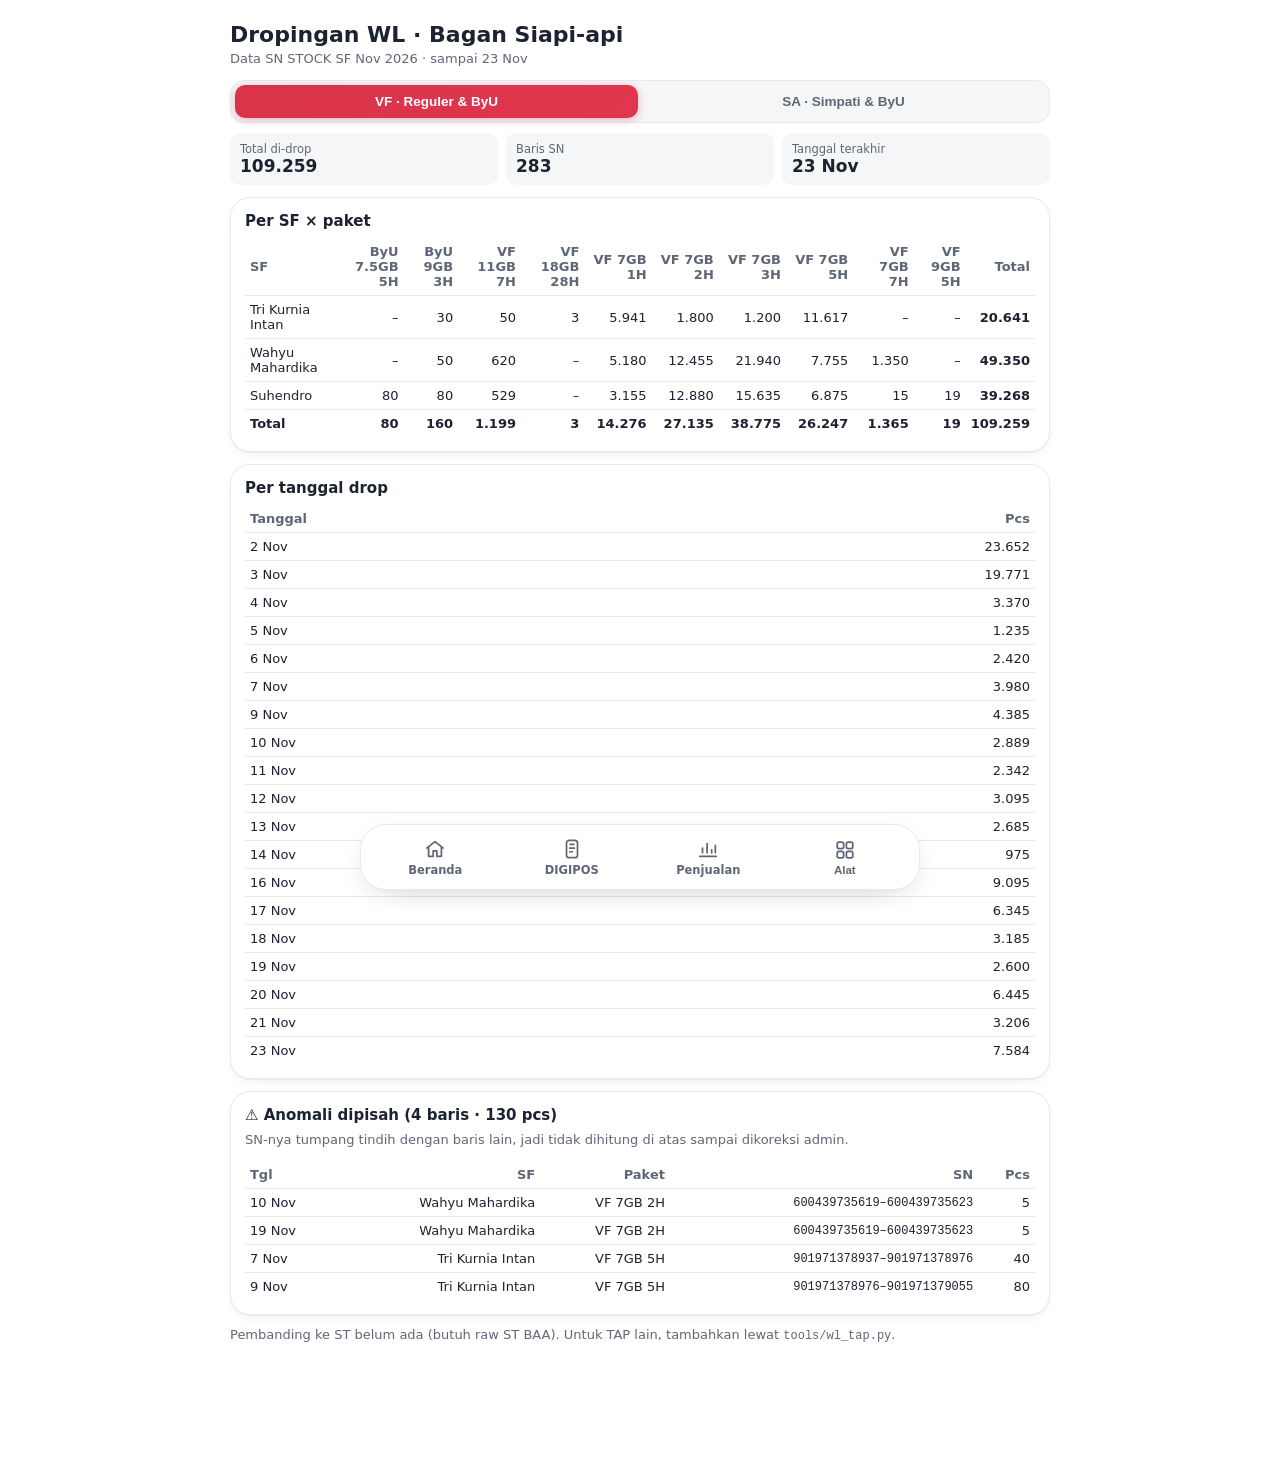
<file: wl-tap.html>
<!doctype html>
<html lang="id"><head><meta charset="utf-8"><meta name="viewport" content="width=device-width,initial-scale=1,viewport-fit=cover">
<title>Dropingan WL TAP</title>
<link rel="manifest" href="manifest.json"><meta name="theme-color" content="#e0364e"><link rel="apple-touch-icon" href="icon-192.png">
<link rel="stylesheet" href="ui.css"><script>try{document.documentElement.dataset.theme=localStorage.getItem("theme2")||"light"}catch(e){document.documentElement.dataset.theme="light"}</script>
<style>
:root{--bg:#f4f6fa;--card:#fff;--tx:#14213d;--mu:#5b6b85;--bd:#e3e8f0;--soft:#eef2f8;--ac:#c8102e;--ok:#0f8a52;--wn:#b7791f}
@media (prefers-color-scheme:dark){:root{--bg:#0d0f14;--card:#171b25;--tx:#eef1f6;--mu:#98a2b6;--bd:#283041;--soft:#1f2533;--ok:#4cd38f;--wn:#f0b445}}
*{box-sizing:border-box}body{margin:0;background:var(--bg);color:var(--tx);font-family:system-ui,-apple-system,"Segoe UI",Roboto,sans-serif;padding:max(16px,env(safe-area-inset-top)) 16px 80px}
.w{max-width:820px;margin:0 auto}h1{font-size:22px;margin:6px 0 4px}.sub{color:var(--mu);font-size:13px;margin-bottom:14px}
.card{background:var(--card);border:1px solid var(--bd);border-radius:14px;padding:14px;margin-bottom:12px}.card h2{font-size:15px;margin:0 0 8px}
table{width:100%;border-collapse:collapse;font-size:13px}th,td{padding:6px 5px;border-top:1px solid var(--bd);text-align:right}th:first-child,td:first-child{text-align:left}th{color:var(--mu);font-weight:600;border-top:0}
.tabs{display:flex;gap:4px;padding:4px;margin-bottom:10px;background:var(--soft);border:1px solid var(--bd);border-radius:14px}.tabs button{flex:1;border:0;background:transparent;color:var(--mu);border-radius:10px;padding:9px 8px;font-size:13.5px;font-weight:600;cursor:pointer;transition:background .15s,color .15s,transform .1s}.tabs button:active{transform:scale(.97)}.tabs button.on{background:linear-gradient(135deg,var(--ac),#e0364e);color:#fff;box-shadow:0 2px 8px rgb(200 16 46 / .28)}
  .tabs:empty{display:none}
td:first-child,th:first-child{position:sticky;left:0;background:var(--card);z-index:1}
.wn{color:var(--wn);font-size:12.5px;margin:4px 0}.tw{overflow-x:auto}.mono{font:12px ui-monospace,Menlo,monospace}
.kpi{display:grid;grid-template-columns:repeat(3,1fr);gap:8px;margin-bottom:12px}.kpi div{background:var(--soft);border-radius:10px;padding:9px 10px;font-size:11.5px;color:var(--mu)}.kpi b{display:block;font-size:17px;color:var(--tx)}
</style></head><body><div class="w">
<h1 id="h1">Dropingan WL</h1><div class="sub" id="sub"></div>
<div class="tabs" id="tt"></div><div class="tabs" id="tp"></div><div id="o"></div>
<div class="sub">Pembanding ke ST belum ada (butuh raw ST BAA). Untuk TAP lain, tambahkan lewat <span class="mono">tools/wl_tap.py</span>.</div>
</div>
<script src="wl-tap.js"></script>
<script>
const nf=v=>Math.round(v).toLocaleString('id-ID'),es=s=>String(s).replace(/[&<>"]/g,c=>({'&':'&amp;','<':'&lt;','>':'&gt;','"':'&quot;'}[c]));
const TN={BAA:'Bagan Siapi-api',UJT:'Ujung Tanjung'},TK=Object.keys(WLT);let T=TK[0],W=WLT[T],P='VF';
const MN=['Jan','Feb','Mar','Apr','Mei','Jun','Jul','Agu','Sep','Okt','Nov','Des'],fd=s=>{const[y,m,d]=s.split('-');return +d+' '+MN[+m-1]};
function draw(){W=WLT[T];const R=W[P],sfs=[...new Set(R.map(r=>r[1]))],pk=[...new Set(R.map(r=>r[2]))].sort(),tot=R.reduce((a,r)=>a+r[5],0);
 const M={};R.forEach(r=>{(M[r[1]]=M[r[1]]||{})[r[2]]=(M[r[1]][r[2]]||0)+r[5]});
 const dd={};R.forEach(r=>dd[r[0]]=(dd[r[0]]||0)+r[5]);const ds=Object.keys(dd).sort();
 const X=(W.X||[]).filter(r=>r[0]===P),xt=X.reduce((a,r)=>a+r[6],0);
 document.getElementById('o').innerHTML=`<div class="kpi"><div>Total di-drop<b>${nf(tot)}</b></div><div>Baris SN<b>${R.length}</b></div><div>Tanggal terakhir<b>${fd(ds[ds.length-1])}</b></div></div>
 <div class="card"><h2>Per SF × paket</h2><div class="tw"><table><tr><th>SF</th>${pk.map(p=>`<th>${es(p)}</th>`).join('')}<th>Total</th></tr>${sfs.map(s=>`<tr><td>${es(s)}</td>${pk.map(p=>`<td>${M[s][p]?nf(M[s][p]):'–'}</td>`).join('')}<td><b>${nf(Object.values(M[s]).reduce((a,b)=>a+b,0))}</b></td></tr>`).join('')}
 <tr><td><b>Total</b></td>${pk.map(p=>`<td><b>${nf(sfs.reduce((a,s)=>a+(M[s][p]||0),0))}</b></td>`).join('')}<td><b>${nf(tot)}</b></td></tr></table></div></div>
 <div class="card"><h2>Per tanggal drop</h2><div class="tw"><table><tr><th>Tanggal</th><th>Pcs</th></tr>${ds.map(d=>`<tr><td>${fd(d)}</td><td>${nf(dd[d])}</td></tr>`).join('')}</table></div></div>
 ${X.length?`<div class="card"><h2>⚠️ Anomali dipisah (${X.length} baris · ${nf(xt)} pcs)</h2><div class="sub">SN-nya tumpang tindih dengan baris lain, jadi tidak dihitung di atas sampai dikoreksi admin.</div><div class="tw"><table><tr><th>Tgl</th><th>SF</th><th>Paket</th><th>SN</th><th>Pcs</th></tr>${X.sort((a,b)=>a[4]<b[4]?-1:1).map(r=>`<tr><td>${fd(r[1])}</td><td>${es(r[2])}</td><td>${es(r[3])}</td><td class="mono">${r[4]}–${r[5]}</td><td>${nf(r[6])}</td></tr>`).join('')}</table></div></div>`:''}`}
function hd(){W=WLT[T];document.getElementById('h1').textContent='Dropingan WL · '+(TN[T]||T);document.getElementById('sub').textContent='Data SN STOCK SF Nov 2026 · sampai '+fd(W.upd)}
document.getElementById('tt').innerHTML=TK.length>1?TK.map(k=>`<button data-t="${k}" class="${k===T?'on':''}">${TN[k]||k}</button>`).join(''):'';
document.getElementById('tt').onclick=e=>{const b=e.target.closest('button');if(!b)return;T=b.dataset.t;[...e.currentTarget.children].forEach(x=>x.classList.toggle('on',x===b));hd();draw()};hd();
document.getElementById('tp').innerHTML=['VF','SA'].map(k=>`<button data-k="${k}" class="${k===P?'on':''}">${k==='VF'?'VF · Reguler & ByU':'SA · Simpati & ByU'}</button>`).join('');
document.getElementById('tp').onclick=e=>{const b=e.target.closest('button');if(!b)return;P=b.dataset.k;[...e.currentTarget.children].forEach(x=>x.classList.toggle('on',x===b));draw()};draw();
</script><script src="nav.js"></script></body></html>
</file>
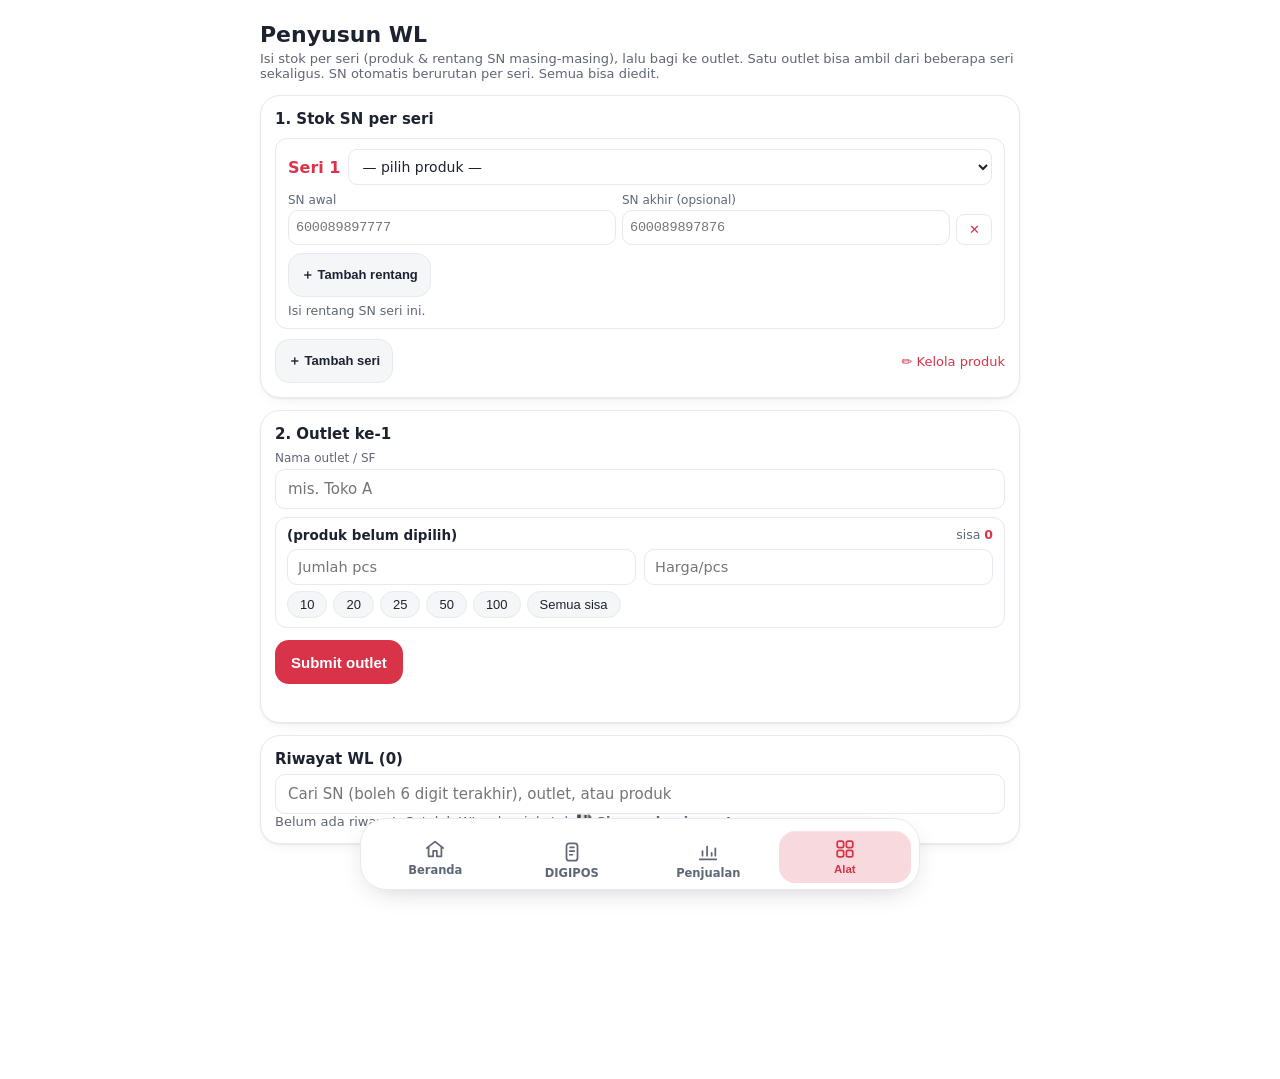
<file: wl.html>
<!doctype html>
<html lang="id"><head><meta charset="utf-8"><meta name="viewport" content="width=device-width,initial-scale=1,viewport-fit=cover">
<title>Penyusun WL</title>
<link rel="manifest" href="manifest.json"><meta name="theme-color" content="#e0364e"><link rel="apple-touch-icon" href="icon-192.png">
<style>
:root{--bg:#f4f6fa;--card:#fff;--tx:#14213d;--mu:#5b6b85;--bd:#e3e8f0;--soft:#eef2f8;--ac:#c8102e;--ok:#0f8a52}
@media (prefers-color-scheme:dark){:root{--bg:#0d0f14;--card:#171b25;--tx:#eef1f6;--mu:#98a2b6;--bd:#283041;--soft:#1f2533;--ok:#4cd38f}}
*{box-sizing:border-box}body{margin:0;background:var(--bg);color:var(--tx);font-family:system-ui,-apple-system,"Segoe UI",Roboto,sans-serif;padding:max(16px,env(safe-area-inset-top)) 16px 60px}
.w{max-width:760px;margin:0 auto}h1{font-size:22px;margin:6px 60px 4px 0}.sub{color:var(--mu);font-size:13px;margin-bottom:14px}
.card{background:var(--card);border:1px solid var(--bd);border-radius:14px;padding:14px;margin-bottom:12px}.card h2{font-size:15px;margin:0 0 6px}
label{display:block;font-size:12px;color:var(--mu);margin:8px 0 4px}input{width:100%;padding:10px 12px;border:1px solid var(--bd);border-radius:10px;background:var(--card);color:var(--tx);font-size:15px;font-family:inherit}
.g2{display:grid;grid-template-columns:1fr 1fr;gap:10px}.g3{display:grid;grid-template-columns:2fr 1fr 1.3fr;gap:10px}
@media (max-width:520px){.g3{grid-template-columns:1fr 1fr}.g3 .full{grid-column:1/-1}}
.btn{padding:11px 16px;border:0;border-radius:10px;background:var(--ac);color:#fff;font-weight:600;font-size:15px;cursor:pointer}.btn.s{background:var(--soft);color:var(--tx);border:1px solid var(--bd);font-size:13px;padding:7px 12px}.btn.d{background:transparent;color:var(--ac);border:1px solid var(--bd);font-size:13px;padding:6px 10px}
.row{display:flex;gap:8px;flex-wrap:wrap;margin-top:12px;align-items:center}.err{color:var(--ac);font-weight:600;margin-top:8px;min-height:1em}
.sr{display:grid;grid-template-columns:1fr 1fr 36px;gap:6px;align-items:end;margin-top:8px}.sr input{font-size:13.5px;padding:9px 7px;letter-spacing:-.2px}.sr .n{grid-column:1/-1;font-size:11.5px;color:var(--mu);margin-top:-2px}.sr .n:empty{display:none}.sr .x{border:1px solid var(--bd);background:transparent;color:var(--ac);border-radius:8px;padding:8px 10px;cursor:pointer}.sr label{margin:0 0 3px}.qk{display:flex;gap:6px;flex-wrap:wrap;margin-top:6px}.qk button{border:1px solid var(--bd);background:var(--soft);color:var(--tx);border-radius:999px;padding:5px 12px;font-size:13px;cursor:pointer}
.pc{display:flex;flex-wrap:wrap;gap:6px}.pc button{border:1px solid var(--bd);background:var(--soft);color:var(--tx);border-radius:999px;padding:7px 13px;font-size:13.5px;cursor:pointer}.pc button.on{background:var(--ac);color:#fff;border-color:var(--ac);font-weight:600}.pc button small{opacity:.75;margin-left:4px}.pr{display:grid;grid-template-columns:1.6fr 1fr auto;gap:6px;margin-top:6px;align-items:center}.pr input{font-size:13.5px;padding:8px 9px}.pr .x{border:1px solid var(--bd);background:transparent;color:var(--ac);border-radius:8px;padding:7px 10px;cursor:pointer}
.stg{display:inline-flex;border:1px solid var(--bd);border-radius:10px;overflow:hidden;margin-top:6px}.stg button{border:0;background:transparent;color:var(--mu);padding:6px 12px;font-size:13px;font-weight:600;cursor:pointer}.stg button.on.y{background:var(--ok);color:#fff}.stg button.on.n{background:var(--ac);color:#fff}.al.sty{border-color:var(--ok)}
.mono{font-family:ui-monospace,Menlo,Consolas,monospace}
.stk{display:grid;grid-template-columns:repeat(auto-fit,minmax(130px,1fr));gap:8px;margin-top:10px}.stk div{background:var(--soft);border-radius:10px;padding:8px 10px}.stk small{display:block;color:var(--mu);font-size:11.5px}.stk b{font-size:17px}
.bar{height:8px;border-radius:4px;background:var(--soft);overflow:hidden;margin-top:10px}.bar i{display:block;height:100%;background:var(--ac)}
.al{border:1px solid var(--bd);border-radius:12px;padding:10px 12px;margin-top:10px}.al .h{display:flex;justify-content:space-between;gap:8px;align-items:center;flex-wrap:wrap}
.al .h b{font-size:15px}.al .rg{font-size:13px;margin-top:3px}.al .m{color:var(--mu);font-size:13px}.al .sm{font-weight:700}
.ed{display:none;margin-top:8px}.al.e .ed{display:block}.al.e .vw{display:none}
details summary{cursor:pointer;color:var(--mu);font-size:13px;margin-top:6px}.list{column-width:150px;column-gap:16px;font-size:13px;margin-top:6px}
.tot{position:sticky;bottom:0;background:var(--card);border:1px solid var(--bd);border-radius:14px;padding:12px 14px;display:flex;justify-content:space-between;gap:10px;flex-wrap:wrap;align-items:center;box-shadow:0 -4px 16px rgba(0,0,0,.08)}
.tot b{font-size:18px}.tot small{color:var(--mu);display:block;font-size:11.5px}
.sri{border:1px solid var(--bd);border-radius:12px;padding:10px 12px;margin-top:10px}.sri .sh{display:flex;gap:8px;align-items:center}.sri .sh b{white-space:nowrap;color:var(--ac)}.sri select,.sel{flex:1;min-width:0;padding:8px 9px;border:1px solid var(--bd);border-radius:9px;background:var(--card);color:var(--tx);font-size:14px}.sri .sh .x,.sri .xs{border:1px solid var(--bd);background:transparent;color:var(--ac);border-radius:8px;padding:7px 10px;cursor:pointer}
.sst{color:var(--mu);font-size:12.5px;margin-top:6px}.sst b{color:var(--tx)}
.of{border:1px solid var(--bd);border-radius:12px;padding:9px 11px;margin-top:8px}.of .ol{display:flex;justify-content:space-between;gap:8px;font-size:13.5px}.of .ol span{color:var(--mu);font-size:12.5px;white-space:nowrap}.of .g2{margin-top:6px;gap:8px}.of input{padding:9px 10px;font-size:14.5px}.opv{font-size:12.5px;color:var(--mu);margin-top:4px}.opv:empty{display:none}
.it{margin-top:6px;padding-top:6px;border-top:1px dashed var(--bd)}.it:first-of-type{border-top:0;padding-top:0}.ip{font-size:13px;font-weight:700}
</style><link rel="icon" href="favicon.svg" type="image/svg+xml"><link rel="stylesheet" href="ui.css"><script>try{document.documentElement.dataset.theme=localStorage.getItem("theme2")||"light"}catch(e){document.documentElement.dataset.theme="light"}</script></head><body><div class="w">
<h1>Penyusun WL</h1><div class="sub">Isi stok per seri (produk & rentang SN masing-masing), lalu bagi ke outlet. Satu outlet bisa ambil dari beberapa seri sekaligus. SN otomatis berurutan per seri. Semua bisa diedit.</div>

<div class="card"><h2>1. Stok SN per seri</h2>
  <div id="srl"></div>
  <div class="row" style="margin-top:10px"><button class="btn s" id="adds">＋ Tambah seri</button><a href="#" id="pm" style="color:var(--ac);font-size:13px;text-decoration:none;margin-left:auto">✏️ Kelola produk</a></div>
  <div id="pe" style="display:none;margin-top:8px;border:1px dashed var(--bd);border-radius:10px;padding:10px">
    <div id="pel"></div>
    <div class="pr" style="margin-top:8px"><input id="pn" placeholder="Nama produk baru, mis. VF 7GB/3 hari"><input id="ph" inputmode="numeric" placeholder="Harga (opsional)"><button class="btn s" id="pa">＋ Tambah</button></div>
    <div style="font-size:11.5px;color:var(--mu);margin-top:6px">Harga produk otomatis jadi harga awal seri saat produk dipilih (tetap bisa diubah per outlet).</div>
  </div>
</div>

<div class="card"><h2 id="h2">2. Outlet ke-1</h2>
  <label>Nama outlet / SF</label><input id="on" placeholder="mis. Toko A">
  <div id="ofs"></div>
  <div class="m" id="prev" style="margin-top:8px;color:var(--mu);font-size:13px"></div>
  <div class="row"><button class="btn" id="add">Submit outlet</button></div>
  <div class="err" id="er"></div>
</div>

<div id="list"></div>
<div class="card" id="hist"></div>
<div class="tot" id="tot" style="display:none"></div>
</div>
<script>
const $=i=>document.getElementById(i);
const clean=v=>String(v||'').replace(/\D/g,''),rp=v=>'Rp '+Math.round(v).toLocaleString('id-ID'),nf=v=>Math.round(v).toLocaleString('id-ID'),num=v=>parseInt(clean(v)||'0',10);
const pad=(x,L)=>x.toString().padStart(L,'0');
const esc=v=>String(v??'').replace(/[&<>"]/g,c=>({'&':'&amp;','<':'&lt;','>':'&gt;','"':'&quot;'}[c]));
async function copy(t,btn){try{await navigator.clipboard.writeText(t)}catch(e){const ta=document.createElement('textarea');ta.value=t;document.body.appendChild(ta);ta.select();document.execCommand('copy');ta.remove()}if(btn){const o=btn.textContent;btn.textContent='Tersalin ✓';setTimeout(()=>btn.textContent=o,1500)}}

// ---------- produk ----------
const P0=['VF 7GB/24 jam','VF 7GB/2 hari','VF 7GB/3 hari','VF 7GB/5 hari','VF 11GB/5 hari','VF 7GB/7 hari','VF 11GB/7 hari','SA 3GB','SA 5GB','SA 7GB','SA 10GB','SA 15GB','SA BYU 3GB','SA BYU 5GB'].map(n=>({n,h:0}));
let PL;try{PL=JSON.parse(localStorage.getItem('wlp')||'null')}catch(e){}if(!Array.isArray(PL))PL=P0;try{if(!localStorage.getItem('wlp_11g7')){if(!PL.some(x=>x.n==='VF 11GB/7 hari')){let k=PL.findIndex(x=>x.n==='VF 7GB/7 hari');if(k<0)k=PL.findIndex(x=>x.n==='VF 11GB/5 hari');PL.splice(k<0?PL.length:k+1,0,{n:'VF 11GB/7 hari',h:0});localStorage.setItem('wlp',JSON.stringify(PL))}localStorage.setItem('wlp_11g7','1')}}catch(e){}
const saveP=()=>{try{localStorage.setItem('wlp',JSON.stringify(PL))}catch(e){}};
const prc=n=>{const p=PL.find(x=>x.n===n);return p?p.h||0:0};

// ---------- state ----------
const parseRW=str=>{const r=String(str||'').split(/\n+/).map(x=>x.trim()).filter(Boolean).map(l=>{const p=l.split(/[^0-9]+/).filter(Boolean);return[p[0]||'',p[1]||'']});return r.length?r:[['','']]};
const blankSr=()=>({p:'',h:0,rw:[['','']]});
function mig(s){if(!s)return{sr:[blankSr()],al:[]};if(Array.isArray(s.sr))return s;
  const st=s.st!==undefined?s.st:((s.a&&s.b)?s.a+' - '+s.b:'');
  return{sr:[{p:s.p||'',h:prc(s.p),rw:parseRW(st)}],al:(s.al||[]).map(x=>{const o={n:x.n||'',it:[{s:0,q:x.q|0,h:x.h||0}]};if(x.st)o.st=1;return o}),hid:s.hid}}
let S;try{S=mig(JSON.parse(localStorage.getItem('wl2')||'null'))}catch(e){S=mig(null)}if(!S.sr.length)S.sr=[blankSr()];
let ed=-1;const F={q:[],h:[]};
const save=()=>{try{localStorage.setItem('wl2',JSON.stringify(S))}catch(e){}};
const sName=k=>{const r=S.sr[k];return r&&r.p?r.p:'Seri '+(k+1)};
const prods=()=>[...new Set(S.sr.map((r,k)=>sName(k)))].join(' + ');
const multi=()=>S.sr.length>1;

// ---------- hitung SN ----------
function rng(sr){const seg=[];let err='',L=0;
  for(const [a0,b0] of sr.rw){const a=clean(a0),b=clean(b0)||a;if(!a)continue;
    if(a.length!==b.length){err=`Rentang ${a}: panjang SN awal & akhir beda.`;continue}
    let A=BigInt(a),B=BigInt(b);if(B<A){const t=A;A=B;B=t}if(B-A>200000n){err=`Rentang ${a}: terlalu besar.`;continue}L=Math.max(L,a.length);seg.push({A,B,n:Number(B-A)+1,L:a.length})}
  for(let i=0;i<seg.length;i++)for(let j=i+1;j<seg.length;j++)if(seg[i].A<=seg[j].B&&seg[j].A<=seg[i].B)err='Ada rentang tumpang tindih / SN dobel.';
  return{seg,L,tot:seg.reduce((s,x)=>s+x.n,0),err}}
function take(r,off,q){const out=[];let o=off,left=q;for(const g of r.seg){if(left<=0)break;if(o>=g.n){o-=g.n;continue}const st=g.A+BigInt(o),k=Math.min(g.n-o,left),en=st+BigInt(k)-1n;out.push([st,en,g.L]);left-=k;o=0}return{parts:out,short:left}}
const fmtP=parts=>parts.map(([a,b,l])=>a===b?pad(a,l):pad(a,l)+' – '+pad(b,l)).join(', ');
const rgL=y=>y.parts.map(([a,b,l])=>a===b?pad(a,l):pad(a,l)+' – '+pad(b,l)).join('\n')||'-';
const usedS=k=>S.al.reduce((s,o)=>s+o.it.filter(x=>x.s===k).reduce((t,x)=>t+(x.q|0),0),0);
const used=()=>S.al.reduce((s,o)=>s+o.it.reduce((t,x)=>t+(x.q|0),0),0);
const nominal=()=>S.al.reduce((s,o)=>s+o.it.reduce((t,x)=>t+(x.q|0)*(x.h||0),0),0);
function alloc(){const R=S.sr.map(rng),off=S.sr.map(()=>0);
  return S.al.map((o,i)=>{const it=o.it.filter(x=>S.sr[x.s]&&(x.q|0)>0).sort((a,b)=>a.s-b.s).map(x=>{const q=x.q|0,t=take(R[x.s],off[x.s],q);off[x.s]+=q;return{...x,q,p:sName(x.s),parts:t.parts,rg:fmtP(t.parts)||'-',over:t.short>0}});
    return{...o,i,it,q:it.reduce((s,x)=>s+x.q,0),tot:it.reduce((s,x)=>s+x.q*(x.h||0),0)}})}
function list(y){const out=[];for(const [a,b,l] of y.parts)for(let c=a;c<=b;c++)out.push(pad(c,l));return out}
function nextSN(k){const r=rng(S.sr[k]);const t=take(r,usedS(k),1);return t.parts.length?pad(t.parts[0][0],t.parts[0][2]):'-'}

// ---------- seri (stok) ----------
function cnt(r){const a=clean(r[0]),b=clean(r[1]);if(!a)return'';if(!b)return'1 SN';if(a.length!==b.length)return'<span style="color:var(--ac)">cek</span>';const n=BigInt(b)-BigInt(a);return n<0n?'<span style="color:var(--ac)">cek</span>':nf(Number(n)+1)+' SN'}
const opts=sel=>`<option value="">— pilih produk —</option>`+PL.map(p=>`<option${p.n===sel?' selected':''}>${esc(p.n)}</option>`).join('')+(sel&&!PL.some(p=>p.n===sel)?`<option selected>${esc(sel)}</option>`:'');
function drawSeri(){$('srl').innerHTML=S.sr.map((r,k)=>`<div class="sri" data-s="${k}"><div class="sh"><b>Seri ${k+1}</b><select data-ps>${opts(r.p)}</select>${S.sr.length>1?'<button class="x" data-sx title="Hapus seri">✕</button>':''}</div>
  <div class="rws">${r.rw.map((w,i)=>`<div class="sr" data-i="${i}"><div>${i?'':'<label>SN awal</label>'}<input class="mono" inputmode="numeric" data-k="0" value="${esc(w[0])}" placeholder="600089897777"></div><div>${i?'':'<label>SN akhir (opsional)</label>'}<input class="mono" inputmode="numeric" data-k="1" value="${esc(w[1])}" placeholder="600089897876"></div><button class="xs" data-rx title="Hapus">✕</button><div class="n">${cnt(w)}</div></div>`).join('')}</div>
  <div class="row" style="margin-top:8px"><button class="btn s" data-ar>＋ Tambah rentang</button></div><div class="sst" id="sst${k}"></div></div>`).join('');updSeri()}
function updSeri(){S.sr.forEach((r,k)=>{const R=rng(r),u=usedS(k),sisa=R.tot-u,e=$('sst'+k);if(!e)return;
  e.innerHTML=(R.tot?`${R.seg.length} rentang = <b>${nf(R.tot)}</b> SN · terpakai <b>${nf(u)}</b> · sisa <b style="color:${sisa<0?'var(--ac)':'var(--ok)'}">${nf(sisa)}</b>${sisa>0?` · berikutnya <span class="mono">${nextSN(k)}</span>`:''}`:'Isi rentang SN seri ini.')+(R.err?` <b style="color:var(--ac)">${R.err}</b>`:'')})}
$('srl').addEventListener('input',e=>{const t=e.target,c=t.closest('.sri');if(!c)return;const k=+c.dataset.s,w=t.closest('.sr');
  if(w){S.sr[k].rw[+w.dataset.i][+t.dataset.k]=t.value;w.querySelector('.n').innerHTML=cnt(S.sr[k].rw[+w.dataset.i]);render()}});
$('srl').addEventListener('change',e=>{const t=e.target,c=t.closest('.sri');if(!c||t.dataset.ps===undefined)return;const k=+c.dataset.s;S.sr[k].p=t.value;const h=prc(t.value);if(h){S.sr[k].h=h;F.h[k]=h}drawForm();render()});
$('srl').addEventListener('click',e=>{const t=e.target,c=t.closest('.sri');if(!c)return;const k=+c.dataset.s,d=t.dataset;
  if(d.ar!==undefined){S.sr[k].rw.push(['','']);drawSeri();const ins=c.parentNode.children[k].querySelectorAll('.sr:last-child input');ins[0]&&ins[0].focus();return}
  if(d.rx!==undefined){const i=+t.closest('.sr').dataset.i;S.sr[k].rw.splice(i,1);if(!S.sr[k].rw.length)S.sr[k].rw=[['','']];drawSeri();render();return}
  if(d.sx!==undefined){const u=usedS(k);if(!confirm(u?`Seri ${k+1} sudah dipakai ${nf(u)} pcs di outlet. Hapus seri & jatahnya di semua outlet?`:`Hapus seri ${k+1}?`))return;
    S.sr.splice(k,1);S.al.forEach(o=>{o.it=o.it.filter(x=>x.s!==k).map(x=>x.s>k?{...x,s:x.s-1}:x)});S.al=S.al.filter(o=>o.it.length);F.q.splice(k,1);F.h.splice(k,1);drawSeri();drawForm();render()}});
$('adds').addEventListener('click',()=>{S.sr.push(blankSr());drawSeri();drawForm();render();const c=$('srl').lastElementChild;c&&c.scrollIntoView({behavior:'smooth',block:'center'})});

// kelola produk
function drawP(){$('pel').innerHTML=PL.map((p,i)=>`<div class="pr" data-pe="${i}"><input data-f="n" value="${esc(p.n)}"><input data-f="h" inputmode="numeric" value="${p.h?nf(p.h):''}" placeholder="Harga"><button class="x">✕</button></div>`).join('')}
drawP();
$('pm').addEventListener('click',e=>{e.preventDefault();const o=$('pe').style.display==='none';$('pe').style.display=o?'block':'none';$('pm').textContent=o?'✓ Selesai':'✏️ Kelola produk';if(!o){drawSeri();drawForm();render()}});
$('pel').addEventListener('input',e=>{const w=e.target.closest('[data-pe]');if(!w)return;const p=PL[+w.dataset.pe],f=e.target.dataset.f;if(f==='n'){const old=p.n;p.n=e.target.value.trim();S.sr.forEach(r=>{if(r.p===old)r.p=p.n})}else p.h=num(e.target.value);saveP()});
$('pel').addEventListener('click',e=>{const x=e.target.closest('.x');if(!x)return;PL.splice(+x.closest('[data-pe]').dataset.pe,1);saveP();drawP()});
$('pa').addEventListener('click',()=>{const n=$('pn').value.trim();if(!n){$('pn').focus();return}if(!PL.some(p=>p.n===n))PL.push({n,h:num($('ph').value)});$('pn').value='';$('ph').value='';saveP();drawP()});

// ---------- form outlet ----------
function drawForm(){$('ofs').innerHTML=S.sr.map((r,k)=>`<div class="of" data-s="${k}"><div class="ol"><b>${multi()?`Seri ${k+1} · `:''}${esc(r.p||'(produk belum dipilih)')}</b><span id="osi${k}"></span></div>
  <div class="g2"><div><input data-oq inputmode="numeric" type="number" min="0" placeholder="Jumlah pcs" value="${F.q[k]||''}"></div><div><input data-oh inputmode="numeric" placeholder="Harga/pcs" value="${(F.h[k]??r.h)?nf(F.h[k]??r.h):''}"></div></div>
  <div class="qk"><button data-qq="10">10</button><button data-qq="20">20</button><button data-qq="25">25</button><button data-qq="50">50</button><button data-qq="100">100</button><button data-qq="all">Semua sisa</button></div><div class="opv" id="opv${k}"></div></div>`).join('');updForm()}
function updForm(){let tq=0,tn=0;S.sr.forEach((r,k)=>{const R=rng(r),u=usedS(k),sisa=R.tot-u,q=F.q[k]|0,h=F.h[k]??r.h??0;
    const a=$('osi'+k);if(a)a.innerHTML=`sisa <b style="color:${sisa>0?'var(--ok)':'var(--ac)'}">${nf(Math.max(0,sisa))}</b>`;
    const p=$('opv'+k);if(p)p.innerHTML=q>0&&R.tot?`SN: <span class="mono">${fmtP(take(R,u,Math.min(q,Math.max(0,sisa))).parts)||'-'}</span>${q>sisa?' <b style="color:var(--ac)">(melebihi sisa '+nf(Math.max(0,sisa))+')</b>':''}${h?' · '+rp(q*h):''}`:'';
    if(q>0){tq+=q;tn+=q*h}});
  $('h2').textContent=`2. Outlet ke-${S.al.length+1}`;$('prev').innerHTML=tq?`Total outlet ini: <b>${nf(tq)} pcs</b>${tn?' · <b>'+rp(tn)+'</b>':''}`:''}
$('ofs').addEventListener('input',e=>{const t=e.target,c=t.closest('.of');if(!c)return;const k=+c.dataset.s;
  if(t.dataset.oq!==undefined)F.q[k]=num(t.value);if(t.dataset.oh!==undefined){const v=num(t.value);F.h[k]=v;const o=v?nf(v):'';if(t.value!==o){t.value=o;try{t.setSelectionRange(o.length,o.length)}catch(_){}}}updForm()});
$('ofs').addEventListener('click',e=>{const t=e.target,c=t.closest('.of');if(!c||!t.dataset.qq)return;e.preventDefault();const k=+c.dataset.s;
  const v=t.dataset.qq==='all'?Math.max(0,rng(S.sr[k]).tot-usedS(k)):+t.dataset.qq;F.q[k]=v;c.querySelector('[data-oq]').value=v||'';updForm()});
function add(){$('er').textContent='';const it=[];
  for(let k=0;k<S.sr.length;k++){const q=F.q[k]|0;if(!q)continue;const R=rng(S.sr[k]),sisa=R.tot-usedS(k);
    if(!R.tot){$('er').textContent=`Seri ${k+1}: isi rentang SN dulu.`;return}
    if(q>sisa){$('er').textContent=`${sName(k)}: jumlah ${nf(q)} melebihi sisa (${nf(Math.max(0,sisa))}).`;return}
    it.push({s:k,q,h:F.h[k]??S.sr[k].h??0})}
  if(!it.length){$('er').textContent='Isi jumlah pcs minimal di satu seri.';return}
  S.al.push({n:$('on').value.trim(),it});$('on').value='';F.q=[];drawForm();render();$('on').focus()}
$('add').addEventListener('click',add);
document.addEventListener('keydown',e=>{if(e.key==='Enter'&&(e.target.id==='on'||e.target.closest&&e.target.closest('#ofs')))add()});

// ---------- teks salin ----------
function outHead(x,n){return S.sr.length===1&&x.it.length===1?`${n}. ${x.n||'-'} (${nf(x.q)} pcs × ${rp(x.it[0].h||0)} = ${rp(x.tot)})`:`${n}. ${x.n||'-'} (${nf(x.q)} pcs · ${rp(x.tot)})`}
function outTxt(x,n,sn){if(S.sr.length===1&&x.it.length===1){const y=x.it[0];return outHead(x,n)+'\n'+rgL(y)+(sn?'\n'+list(y).map((s,j)=>`   ${j+1}. ${s}`).join('\n'):'')}
  return outHead(x,n)+'\n\n'+x.it.map(y=>`${y.p}: ${nf(y.q)} pcs × ${rp(y.h||0)}\n${rgL(y)}`+(sn?'\n'+list(y).map((s,j)=>`   ${j+1}. ${s}`).join('\n'):'')).join('\n\n')}
const totLine=()=>{const A=alloc();let t=`Total: ${nf(used())} pcs · ${rp(nominal())}`;if(multi())t+='\n\n'+S.sr.map((r,k)=>`${sName(k)}: ${nf(usedS(k))} pcs`).join('\n');return t};

// ---------- render ----------
function render(){
  updSeri();updForm();
  const A=alloc(),u=used(),sisa=S.sr.reduce((s,r,k)=>s+rng(r).tot-usedS(k),0);
  $('list').innerHTML=A.length?`<div class="card"><h2>3. Daftar WL (${A.length} outlet)</h2><div class="row" style="margin-top:4px"><button class="btn s" id="csv">⬇️ Unduh Excel (CSV)</button><button class="btn s" id="cr">Salin ringkasan</button><button class="btn s" id="cs">Salin semua SN</button><button class="btn s" id="hsv">💾 Simpan ke riwayat</button><button class="btn s" id="nw">＋ WL baru</button><button class="btn d" id="rs">Hapus semua</button></div>
    ${A.map((x,i)=>`<div class="al${i===ed?' e':''}${x.st?' sty':''}"><div class="vw"><div class="h"><b>${i+1}. ${esc(x.n||'(tanpa nama)')}</b><span><button class="btn s" data-e="${i}">Edit</button> <button class="btn d" data-x="${i}">Hapus</button></span></div>
      ${x.it.map(y=>`<div class="it">${multi()?`<div class="ip">${esc(y.p)}</div>`:''}<div class="rg mono">${rgL(y).replace(/\n/g,'<br>')}${y.over?' <b style="color:var(--ac)">· melebihi stok</b>':''}</div><div class="m">${nf(y.q)} pcs × ${rp(y.h||0)} = <span class="sm">${rp(y.q*(y.h||0))}</span></div></div>`).join('')}
      ${x.it.length>1?`<div class="m" style="margin-top:4px">Total outlet: <b>${nf(x.q)} pcs</b> · <span class="sm">${rp(x.tot)}</span></div>`:''}
      <div class="stg"><button class="${x.st?'on y':''}" data-stg="${i}" data-v="1">✓ Sudah ST</button><button class="${x.st?'':'on n'}" data-stg="${i}" data-v="0">Belum ST</button></div>
      <div style="margin-top:6px"><button class="btn s" data-r="${i}">Salin ringkasan</button> <button class="btn s" data-c="${i}">Salin rincian SN</button> <button class="btn s" data-bq="${i}">▦ Barcode SN</button></div><details><summary>Lihat SN</summary>${x.it.map(y=>`${multi()?`<div class="ip" style="margin-top:6px">${esc(y.p)}</div>`:''}<div class="list mono">${list(y).map((s,j)=>`<div>${j+1}. ${s}</div>`).join('')}</div>`).join('')}</details></div>
      <div class="ed"><label>Nama</label><input data-f="n" value="${esc(x.n||'')}">
        ${S.sr.map((r,k)=>{const y=S.al[i].it.find(z=>z.s===k)||{q:0,h:r.h||0};return `<div class="g2" style="margin-top:8px;align-items:end"><div><label>${multi()?`Seri ${k+1} · `:''}${esc(r.p||'Jumlah')} (pcs)</label><input data-eq="${k}" type="number" min="0" value="${y.q||''}" placeholder="0"></div><div><label>Harga/pcs</label><input data-f="h" data-eh="${k}" inputmode="numeric" value="${y.h?nf(y.h):''}"></div></div>`}).join('')}
      <div class="row"><button class="btn" data-sv="${i}">Simpan</button><button class="btn s" data-cn>Batal</button></div><div class="m" style="margin-top:6px">Ubah jumlah akan menggeser SN outlet sesudahnya (di seri yang sama).</div></div></div>`).join('')}</div>`+sisaHTML(A):'';
  $('tot').style.display=A.length?'flex':'none';$('tot').innerHTML=`<div><small>Total pcs</small><b>${nf(u)}</b></div><div><small>Total nominal</small><b>${rp(nominal())}</b></div><div><small>Sisa SN</small><b style="color:${sisa<0?'var(--ac)':'var(--ok)'}">${nf(sisa)}</b></div>`;
  save()}
document.addEventListener('input',e=>{const t=e.target;if(t.id==='ph'||(t.dataset&&t.dataset.f==='h')){const v=num(t.value),o=v?nf(v):'';if(t.value!==o){t.value=o;try{t.setSelectionRange(o.length,o.length)}catch(_){}}}},true);

document.addEventListener('click',e=>{const t=e.target,d=t.dataset||{};
  if(d.e!==undefined){ed=+d.e;render()}
  if(d.cn!==undefined){ed=-1;render()}
  if(d.x!==undefined&&confirm('Hapus outlet ini? SN outlet sesudahnya akan bergeser.')){S.al.splice(+d.x,1);ed=-1;render()}
  if(d.sv!==undefined){const i=+d.sv,box=t.closest('.al');const it=[];
    for(let k=0;k<S.sr.length;k++){const q=num(box.querySelector(`[data-eq="${k}"]`).value),h=num(box.querySelector(`[data-eh="${k}"]`).value);if(!q)continue;
      const old=(S.al[i].it.find(z=>z.s===k)||{q:0}).q|0,mx=rng(S.sr[k]).tot-(usedS(k)-old);if(q>mx){alert(`${sName(k)}: maksimal ${nf(Math.max(0,mx))} pcs.`);return}it.push({s:k,q,h})}
    if(!it.length){alert('Isi jumlah minimal di satu seri, atau hapus outlet.');return}
    S.al[i]={...S.al[i],n:box.querySelector('[data-f="n"]').value.trim(),it};ed=-1;render()}
  if(d.stg!==undefined){const i=+d.stg;if(d.v==='1')S.al[i].st=1;else delete S.al[i].st;render();return}
  if(d.c!==undefined){const x=alloc()[+d.c];copy(x.it.map(y=>(x.it.length>1||multi()?y.p+'\n':'')+list(y).map((s,j)=>`${j+1}. ${s}`).join('\n')).join('\n\n'),t)}
  if(d.r!==undefined){const x=alloc()[+d.r];copy(`*WL ${[...new Set(x.it.map(y=>y.p))].join(' + ')}*\n`+outTxt(x,x.i+1),t)}
  if(t.id==='cr'){const A=alloc();copy(`*WL ${prods()}*\n`+A.map(x=>outTxt(x,x.i+1)).join(multi()?'\n\n\n':'\n\n')+(multi()?'\n\n\n':'\n\n')+totLine(),t)}
  if(t.id==='cs'){const A=alloc();copy(`*WL ${prods()}*\n\n`+A.map(x=>outTxt(x,x.i+1,true)).join(multi()?'\n\n\n':'\n\n')+(multi()?'\n\n\n':'\n\n')+totLine(),t)}
  if(t.id==='rs'&&confirm('Hapus semua daftar outlet?')){S.al=[];ed=-1;render()}
  if(t.id==='csv'){const rows=[['No','Outlet','Produk','SN','Harga']];let n=1;alloc().forEach(x=>x.it.forEach(y=>list(y).forEach(s=>rows.push([n++,x.n,y.p,{t:s},y.h||0]))));
    rows.push([]);rows.push(['','TOTAL','',used()+' pcs',nominal()]);
    const csv='﻿'+rows.map(r=>r.map(v=>v&&v.t?`="${v.t}"`:`"${String(v??'').replace(/"/g,'""')}"`).join(';')).join('\r\n');
    const a=document.createElement('a');a.href=URL.createObjectURL(new Blob([csv],{type:'text/csv;charset=utf-8'}));a.download=`WL_${new Date().toISOString().slice(0,10)}.csv`;document.body.appendChild(a);a.click();a.remove()}});

// ---------- riwayat ----------
let HQ='',HL;try{HL=JSON.parse(localStorage.getItem('wlh')||'[]')}catch(e){HL=[]}if(!Array.isArray(HL))HL=[];
const saveH=()=>{try{localStorage.setItem('wlh',JSON.stringify(HL))}catch(e){alert('Penyimpanan HP penuh, hapus beberapa riwayat.')}};
function withS(x,fn){const o=S;S=mig(JSON.parse(JSON.stringify(x)));try{return fn()}finally{S=o}}
const tglF=t=>{const d=new Date(t);return d.toLocaleDateString('id-ID',{day:'numeric',month:'short',year:'numeric'})+' '+d.toTimeString().slice(0,5)};
const snap=()=>({id:S.hid||Date.now().toString(36),t:Date.now(),sr:JSON.parse(JSON.stringify(S.sr)),al:JSON.parse(JSON.stringify(S.al))});
function putH(it){const i=HL.findIndex(h=>h.id===it.id);if(i>=0)HL[i]=it;else HL.unshift(it);saveH()}
function drawH(){const q=HQ.trim(),qd=q.replace(/\D/g,''),isSN=qd.length>=6&&qd===q.replace(/\s/g,'');let body='';
  if(!HL.length)body='<div style="color:var(--mu);font-size:13px">Belum ada riwayat. Setelah WL selesai, ketuk <b>💾 Simpan ke riwayat</b>.</div>';
  else if(isSN){const hits=[];HL.forEach(h=>withS(h,()=>{alloc().forEach(x=>x.it.forEach(y=>{for(const [a,b,L] of y.parts){
      if(qd.length<L){for(let c=a;c<=b;c++){const sn=pad(c,L);if(sn.endsWith(qd))hits.push({h,x,y,sn})}}else{const A=BigInt(qd);if(A>=a&&A<=b)hits.push({h,x,y,sn:pad(A,L)})}}}))}));
    body=hits.length?hits.slice(0,30).map(r=>`<div class="al"><div class="h"><b>${esc(r.x.n||'-')}</b><span class="m">${tglF(r.h.t)}</span></div><div class="rg mono">${r.sn}</div><div class="m">${esc(r.y.p)} · ${rp(r.y.h||0)}/pcs</div></div>`).join(''):'<div style="color:var(--mu);font-size:13px">SN tidak ditemukan di riwayat.</div>'}
  else{const k=q.toLowerCase();const H=HL.map(h=>({h,m:mig(JSON.parse(JSON.stringify(h)))})).filter(({m})=>!k||m.sr.some(r=>(r.p||'').toLowerCase().includes(k))||m.al.some(a=>(a.n||'').toLowerCase().includes(k)));
    body=H.length?H.map(({h,m})=>{const pcs=m.al.reduce((s,o)=>s+o.it.reduce((t,x)=>t+(x.q|0),0),0),tot=m.al.reduce((s,o)=>s+o.it.reduce((t,x)=>t+(x.q|0)*(x.h||0),0),0),pr=[...new Set(m.sr.map((r,i)=>r.p||'Seri '+(i+1)))].join(', ');
      return `<div class="al"${S.hid===h.id?' style="border-color:var(--ac)"':''}><div class="h"><b>${tglF(h.t)}</b><span class="m">${esc(pr)}</span></div><div class="m">${m.al.length} outlet · ${nf(pcs)} pcs · <span class="sm">${rp(tot)}</span>${S.hid===h.id?' · <b style="color:var(--ac)">sedang dibuka</b>':''}</div><div class="m" style="font-size:12px;margin-top:2px">${esc(m.al.map(a=>a.n||'-').join(', ').slice(0,160))}</div><div class="row" style="margin-top:6px"><button class="btn s" data-ho="${h.id}">Buka</button><button class="btn d" data-hx="${h.id}">Hapus</button></div></div>`}).join(''):'<div style="color:var(--mu);font-size:13px">Tidak ada yang cocok.</div>'}
  $('hist').innerHTML=`<h2>Riwayat WL (${HL.length})</h2><input id="hq" placeholder="Cari SN (boleh 6 digit terakhir), outlet, atau produk" value="${esc(HQ)}"><div id="hb">${body}</div>`;}
function reload(){ed=-1;F.q=[];F.h=[];drawSeri();drawForm();render();drawH();window.scrollTo({top:0,behavior:'smooth'})}
document.addEventListener('input',e=>{if(e.target.id==='hq'){HQ=e.target.value;drawH();const i=$('hq');i.focus();i.setSelectionRange(HQ.length,HQ.length)}});
document.addEventListener('click',e=>{const t=e.target,d=t.dataset||{};
  if(t.id==='hsv'){if(!S.al.length){alert('Belum ada outlet.');return}const it=snap();putH(it);S.hid=it.id;save();drawH();t.textContent='Tersimpan ✓';setTimeout(()=>{const b=$('hsv');if(b)b.textContent='💾 Simpan ke riwayat'},1500)}
  if(t.id==='nw'){if(S.al.length&&!HL.some(h=>h.id===S.hid)&&!confirm('WL sekarang belum disimpan ke riwayat. Tetap mulai baru?'))return;S={sr:S.sr.map(r=>({p:r.p,h:r.h,rw:[['','']]})),al:[]};reload()}
  if(d.ho){const h=HL.find(x=>x.id===d.ho);if(!h)return;if(S.al.length&&S.hid!==h.id&&!confirm('Ganti WL yang sedang dikerjakan dengan riwayat ini?'))return;
    S=mig(JSON.parse(JSON.stringify(h)));S.hid=h.id;delete S.t;delete S.id;reload()}
  if(d.hx&&confirm('Hapus riwayat ini?')){HL=HL.filter(h=>h.id!==d.hx);if(S.hid===d.hx)delete S.hid;saveH();save();drawH()}});

// ---------- sisa WL (belum ST) ----------
function sisaData(A){return (A||alloc()).filter(x=>!x.st&&x.q>0)}
function sisaHTML(A){const B=sisaData(A),all=A.filter(x=>x.q>0).length,pcs=B.reduce((s,x)=>s+x.q,0);
  return `<div class="card"><h2>4. Sisa WL belum ST</h2><div class="stk"><div><small>Outlet sudah ST</small><b style="color:var(--ok)">${all-B.length}/${all}</b></div><div><small>Sisa belum ST</small><b style="color:${pcs?'var(--ac)':'var(--ok)'}">${nf(pcs)} pcs</b></div></div>
  ${B.length?B.map(x=>`<div class="al"><div class="h"><b>${x.i+1}. ${esc(x.n||'(tanpa nama)')}</b><span class="m">${nf(x.q)} pcs</span></div>${x.it.map(y=>`<div class="it">${multi()?`<div class="ip">${esc(y.p)} · ${nf(y.q)} pcs</div>`:''}<div class="rg mono">${rgL(y).replace(/\n/g,'<br>')}</div></div>`).join('')}</div>`).join('')+`<div class="row"><button class="btn" id="kum">📋 Kumpulkan semua sisa WL</button><button class="btn s" id="kst">↩ Jadikan stok WL baru</button></div><div class="m" style="margin-top:6px;color:var(--mu);font-size:12.5px">Kumpulkan = salin rentang SN sisa per outlet. Jadikan stok = simpan WL ini ke riwayat, lalu mulai WL baru dengan stok dari SN sisa (per seri).</div>`:'<div class="m" style="margin-top:8px;color:var(--ok);font-weight:600">Semua outlet sudah ST ✓</div>'}</div>`}
function sisaTxt(){const B=sisaData();const per={};B.forEach(x=>x.it.forEach(y=>per[y.p]=(per[y.p]||0)+y.q));
  return `*Sisa WL belum ST – ${prods()}*\n`+B.map((x,k)=>`${k+1}. ${x.n||'-'} (${nf(x.q)} pcs)\n`+(multi()?'\n':'')+x.it.map(y=>(multi()?`${y.p} (${nf(y.q)} pcs)\n`:'')+rgL(y)).join(multi()?'\n\n':'\n')).join(multi()?'\n\n\n':'\n\n')+(multi()?'\n\n\n':'\n\n')+`Total sisa: ${nf(B.reduce((s,x)=>s+x.q,0))} pcs`+(multi()?'\n\n'+Object.entries(per).map(([p,q])=>`${p}: ${nf(q)} pcs`).join('\n'):'')}
document.addEventListener('click',e=>{const t=e.target;
  if(t.id==='kum'){copy(sisaTxt(),t);return}
  if(t.id==='kst'){const B=sisaData();if(!B.length)return;if(!confirm(`Simpan WL ini ke riwayat lalu mulai WL baru dengan stok ${nf(B.reduce((s,x)=>s+x.q,0))} SN sisa?`))return;
    putH(snap());const rw=S.sr.map(()=>[]);B.forEach(x=>x.it.forEach(y=>y.parts.forEach(([a,b,l])=>rw[y.s].push([pad(a,l),a===b?'':pad(b,l)]))));
    S={sr:S.sr.map((r,k)=>({p:r.p,h:r.h,rw:rw[k]})).filter(r=>r.rw.length),al:[]};if(!S.sr.length)S.sr=[blankSr()];reload()}});

// ---------- barcode SN awal & akhir ----------
const BQ=document.createElement('div');BQ.style.cssText='position:fixed;inset:0;z-index:9999;background:#fff;color:#000;display:none;overflow:auto;padding:calc(64px + env(safe-area-inset-top,0px)) 16px 30px;text-align:center';document.body.appendChild(BQ);
let BF='fisik';try{BF=localStorage.getItem('wlbf')||'fisik'}catch(e){}
function saPS(){let o={pre:'S236x',suf:'00000823'};try{const x=JSON.parse(localStorage.getItem('so_sa1')||'null');if(x){if(x.pre!==undefined)o.pre=x.pre;if(x.suf!==undefined)o.suf=x.suf}}catch(e){}return o}
function codeOf(sn){if(BF==='sn')return{t:'bc',v:sn};if(sn.length===12)return{t:'qr',v:'https://tsel.id/cekvoucher?sn='+sn};if(sn.length===16){const p=saPS();return{t:'bc',v:p.pre+sn+p.suf}}return{t:'bc',v:sn}}
function codeHTML(sn,lab){const c=codeOf(sn);return `<div style="margin:0 auto 22px;max-width:520px"><div style="font:700 13px system-ui;color:#c8102e;letter-spacing:.08em">${lab}</div>
  <div style="margin:8px auto 6px;${c.t==='qr'?'width:min(62vw,250px)':'width:100%'}">${c.t==='qr'?QR.svg(c.v,'100%'):bcSvg(c.v,110)}</div>
  <div style="font:700 20px ui-monospace,monospace;letter-spacing:1px">${sn}</div>${c.v!==sn?`<div style="font-size:11px;color:#777;word-break:break-all">${esc(c.v)}</div>`:''}</div>`}
let BI=-1,BS=0;
function steps(x){const o=[],nP=x.it.reduce((s,y)=>s+y.parts.length,0);x.it.forEach(y=>y.parts.forEach(([a,b,L],k)=>{const n=Number(b-a)+1,pre=(x.it.length>1||multi()?y.p+' · ':'')+(y.parts.length>1?`Rentang ${k+1} · `:'');
  if(a===b)o.push({sn:pad(a,L),lab:'SN (1 pcs)',sub:pre+'1 pcs'});else{o.push({sn:pad(a,L),lab:'SN AWAL',sub:pre+nf(n)+' pcs'});o.push({sn:pad(b,L),lab:'SN AKHIR',sub:pre+nf(n)+' pcs'})}}));return o}
function showBQ(i,k){const A=alloc(),x=A[i];if(!x)return;BI=i;const St=steps(x);if(!St.length)return;BS=Math.max(0,Math.min(k||0,St.length-1));const c=St[BS];
  const btn='border:1px solid #bbb;background:#e8e8e8;color:#000;font-weight:700;border-radius:12px;padding:12px 16px;font-size:16px';
  const last=BS===St.length-1,first=BS===0,nxO=last&&i<A.length-1,pvO=first&&i>0;
  BQ.innerHTML=`<div style="position:fixed;left:0;right:0;top:0;background:#fff;padding:calc(10px + env(safe-area-inset-top,0px)) 12px 8px;display:flex;gap:8px;align-items:center;justify-content:space-between;border-bottom:1px solid #eee;z-index:2">
     <button data-bqx style="${btn};padding:9px 14px;font-size:15px">✕ Tutup</button>
     <div style="display:inline-flex;border:1px solid #ccc;border-radius:10px;overflow:hidden">${[['fisik','Seperti fisik'],['sn','SN saja']].map(([k,t])=>`<button data-bqf="${k}" style="border:0;padding:8px 10px;font-size:12.5px;font-weight:700;background:${BF===k?'#c8102e':'#fff'};color:${BF===k?'#fff':'#000'}">${t}</button>`).join('')}</div></div>
   <div style="font:700 19px system-ui">${i+1}. ${esc(x.n||'(tanpa nama)')}</div>
   <div style="font-size:13px;color:#555;margin:2px 0 4px">${esc(c.sub)} · langkah ${BS+1}/${St.length}</div>
   <div style="display:flex;justify-content:center;gap:6px;margin:6px 0 14px;flex-wrap:wrap">${St.map((_,k)=>`<i style="width:${k===BS?22:8}px;height:8px;border-radius:4px;background:${k===BS?'#c8102e':'#ddd'};display:block"></i>`).join('')}</div>
   ${codeHTML(c.sn,c.lab)}
   <div style="display:flex;gap:10px;justify-content:center;margin-top:4px">
     <button data-bqs="-1" style="${btn};${first&&!pvO?'opacity:.35':''}">‹ ${pvO?'Outlet sebelumnya':'Kembali'}</button>
     <button data-bqs="1" style="${btn};background:#c8102e;color:#fff;border-color:#c8102e;${last&&!nxO?'opacity:.35':''}">${last?(nxO?'Outlet berikutnya ›':'Selesai'):'Lanjut ke '+St[BS+1].lab+' ›'}</button></div>`;
  BQ.style.display='block';BQ.scrollTop=0;if(!BQ._w)try{navigator.wakeLock&&navigator.wakeLock.request('screen').then(w=>BQ._w=w).catch(()=>{})}catch(_){}}
const closeBQ=()=>{BQ.style.display='none';try{BQ._w&&BQ._w.release();BQ._w=null}catch(_){}};
BQ.addEventListener('click',e=>{const t=e.target.closest('button');if(!t)return;const d=t.dataset;
  if(d.bqx!==undefined){closeBQ();return}
  if(d.bqf){BF=d.bqf;try{localStorage.setItem('wlbf',BF)}catch(_){}showBQ(BI,BS);return}
  if(d.bqs){const A=alloc(),St=steps(A[BI]),k=BS+(+d.bqs);
    if(k>=0&&k<St.length)showBQ(BI,k);else if(k<0&&BI>0)showBQ(BI-1,steps(A[BI-1]).length-1);else if(k>=St.length){if(BI<A.length-1)showBQ(BI+1,0);else closeBQ()}}});
document.addEventListener('click',e=>{const t=e.target;if(t.dataset&&t.dataset.bq!==undefined)showBQ(+t.dataset.bq)});

drawSeri();drawForm();render();drawH();
if("serviceWorker"in navigator)addEventListener("load",()=>navigator.serviceWorker.register("sw.js"));
</script><script src="qr.js"></script><script src="c128.js"></script><script src="nav.js"></script></body></html>
</file>
<file: ui.css>
/* TAP BBT · Titik Gerak — lapisan desain global (token + gaya dasar).
   Dipasang di semua halaman. Memetakan variabel lama tiap halaman ke token baru,
   jadi markup & JavaScript halaman tidak diubah. Selector html:root dipakai supaya
   menang atas :root di <style> halaman tanpa !important. */
html:root{
  color-scheme:light;
  --brand:#d9334a;--brand-hover:#c02840;--on-brand:#fff;
  --surface:#fff;--surface-soft:#f7eff2;--text:#221b26;--muted:#675f6e;--line:#efe4e9;
  --positive:#0f8a63;--positive-bg:#e4f6ef;--warning:#8a5a00;--warning-bg:#fff2d9;
  --negative:#c8304f;--negative-bg:#fdebf0;--info:#2f6be0;--info-bg:#e8f0ff;
  --font:system-ui,-apple-system,BlinkMacSystemFont,"Segoe UI",Roboto,sans-serif;
  --mono:ui-monospace,SFMono-Regular,Menlo,Consolas,monospace;
  --radius-md:14px;--radius-lg:20px;
  --shadow-sm:0 1px 3px rgb(120 40 70 / .06);--shadow-card:0 10px 30px -8px rgb(120 40 70 / .13);
  --nav-h:82px;
  --bg:#fcf6f8;--bg2:#f6e9ee;--card:#fff;--tx:#221b26;--ink:#221b26;--mu:#675f6e;--mute:#675f6e;--bd:#efe4e9;--soft:#f7eff2;
  --ac:#d9334a;--ac2:#f0675a;--red:#d9334a;--red2:#f0675a;--ok:#0f8a63;--up:#0f8a63;--dn:#c8304f;
  --wr:#8a5a00;--wn:#8a5a00;--warn:#8a5a00;--blue:#2f6be0;
  --okbg:#e4f6ef;--nobg:#fdebf0;--midbg:#fff2d9;--bar:#a9c1f5;--bar2:#d9334a;--tg:#b3a9b2;
  --hero:#d9334a;--herotx:#fff;--heromu:rgba(255,255,255,.88);--glow:rgba(217,51,74,.14);
  --sh:0 1px 3px rgb(120 40 70 / .06),0 10px 30px -10px rgb(120 40 70 / .13);
  --fd:var(--font);--fb:var(--font);--fm:var(--mono);
  --band:#c42a42;--band2:#d9475b;--band-bd:#e8707f;--band-fg:#fff;--band-mu:rgba(255,255,255,.8);
  --grad-hero:radial-gradient(130% 120% at 105% 110%,rgba(61,125,245,.92) 0%,rgba(61,125,245,0) 58%),linear-gradient(135deg,#e0364e 0%,#ef5a5e 60%,#f27763 100%);
}
@media (prefers-color-scheme:dark){
  html:root:not([data-theme="light"]){
    color-scheme:dark;
    --surface:#181b2c;--surface-soft:#222639;--text:#f4f0f5;--muted:#b5b0c0;--line:#2c3048;
    --positive:#62e0b4;--positive-bg:#12372e;--warning:#ffd58a;--warning-bg:#3a2e17;
    --negative:#ff8fa9;--negative-bg:#40202f;--info:#8fb2ff;--info-bg:#1b2d54;
    --shadow-sm:0 1px 3px rgb(0 0 0 / .25);--shadow-card:0 10px 30px -8px rgb(0 0 0 / .4);
    --bg:#0f1220;--bg2:#151a2d;--card:#181b2c;--tx:#f4f0f5;--ink:#f4f0f5;--mu:#b5b0c0;--mute:#b5b0c0;--bd:#2c3048;--soft:#222639;
    --ac:#ff6b7f;--ac2:#ff9a76;--red:#ff6b7f;--red2:#ff9a76;--ok:#62e0b4;--up:#62e0b4;--dn:#ff8fa9;
    --wr:#ffd58a;--wn:#ffd58a;--warn:#ffd58a;--blue:#8fb2ff;
    --okbg:#12372e;--nobg:#40202f;--midbg:#3a2e17;--bar:#5b78c9;--bar2:#ff6b7f;--tg:#5d6280;
    --hero:#7a2036;--herotx:#f4f0f5;--heromu:rgba(244,240,245,.8);--glow:rgba(255,107,127,.2);
    --band:#161a30;--band2:#1f2440;--band-bd:#2c3048;--band-fg:#f4f0f5;--band-mu:#b5b0c0;
    --sh:0 1px 3px rgb(0 0 0 / .25),0 10px 30px -10px rgb(0 0 0 / .4);
    --grad-hero:radial-gradient(130% 120% at 105% 110%,rgba(61,110,230,.8) 0%,rgba(61,110,230,0) 58%),linear-gradient(135deg,#8c2238 0%,#6a2140 60%,#4a2250 100%);
  }
}
html[data-theme="dark"]:root{
  color-scheme:dark;
  --surface:#181b2c;--surface-soft:#222639;--text:#f4f0f5;--muted:#b5b0c0;--line:#2c3048;
  --positive:#62e0b4;--positive-bg:#12372e;--warning:#ffd58a;--warning-bg:#3a2e17;
  --negative:#ff8fa9;--negative-bg:#40202f;--info:#8fb2ff;--info-bg:#1b2d54;
  --bg:#0f1220;--bg2:#151a2d;--card:#181b2c;--tx:#f4f0f5;--ink:#f4f0f5;--mu:#b5b0c0;--mute:#b5b0c0;--bd:#2c3048;--soft:#222639;
  --ac:#ff6b7f;--ac2:#ff9a76;--red:#ff6b7f;--red2:#ff9a76;--ok:#62e0b4;--up:#62e0b4;--dn:#ff8fa9;
  --wr:#ffd58a;--wn:#ffd58a;--warn:#ffd58a;--blue:#8fb2ff;
  --okbg:#12372e;--nobg:#40202f;--midbg:#3a2e17;--bar:#5b78c9;--bar2:#ff6b7f;--tg:#5d6280;
  --hero:#7a2036;--herotx:#f4f0f5;--heromu:rgba(244,240,245,.8);--glow:rgba(255,107,127,.2);
  --band:#161a30;--band2:#1f2440;--band-bd:#2c3048;--band-fg:#f4f0f5;--band-mu:#b5b0c0;
  --sh:0 1px 3px rgb(0 0 0 / .25),0 10px 30px -10px rgb(0 0 0 / .4);
  --grad-hero:radial-gradient(130% 120% at 105% 110%,rgba(61,110,230,.8) 0%,rgba(61,110,230,0) 58%),linear-gradient(135deg,#8c2238 0%,#6a2140 60%,#4a2250 100%);
}
/* suasana: latar berpendar halus, header gradasi lembut */
html body{background-image:radial-gradient(900px 520px at 100% -8%,color-mix(in srgb,var(--ac) 12%,transparent),transparent 70%),radial-gradient(760px 520px at -10% 28%,color-mix(in srgb,#3d7df5 11%,transparent),transparent 70%)}
html body .top,html body .tabbar{background:var(--grad-hero)!important;border-bottom:0!important}
html body .top{box-shadow:none!important}
html body .tabbar{border-radius:0 0 24px 24px;box-shadow:0 16px 34px -16px color-mix(in srgb,var(--ac) 55%,transparent)!important}
html body .top:not(:has(+ .tabbar)):not(.tabbar){border-radius:0 0 24px 24px;box-shadow:0 16px 34px -16px color-mix(in srgb,var(--ac) 55%,transparent)!important}
html body .top::after{display:none!important}
html body .top .seg{border-radius:12px;background:rgba(255,255,255,.14);border-color:rgba(255,255,255,.22)}
html body .top .seg button.on{background:#fff!important;color:var(--brand)!important;box-shadow:0 2px 8px rgb(0 0 0 / .15)}
html body .top select,html body .top .btn,html body .top input{border-radius:12px}
html body .top select,html body .top .btn{background:rgba(255,255,255,.16)!important;border-color:rgba(255,255,255,.28)!important;color:#fff}
html body .top input{background:rgba(255,255,255,.14)!important;border-color:rgba(255,255,255,.28)!important;color:#fff}
html body .top input::placeholder{color:rgba(255,255,255,.75)}
html body .card{border:1px solid var(--bd);box-shadow:var(--shadow-sm),0 12px 30px -16px rgb(120 40 70 / .15);transition:box-shadow .2s,transform .2s}
html body .k{border-radius:16px;box-shadow:var(--shadow-sm)}
html body .seg{border-radius:12px}
html body .seg button{transition:background .15s,color .15s,transform .1s}
html body .seg button:active,html body .btn:active,html body #bbtnav .it:active{transform:scale(.96)}
html body .seg button.on{background:linear-gradient(135deg,var(--ac),var(--ac2));color:#fff}
html body #bbtnav{border-top:0;box-shadow:0 -10px 30px -12px rgb(120 40 70 / .2);border-radius:20px 20px 0 0}
html body #bbtnav .it{border-radius:16px}
html body ::selection{background:color-mix(in srgb,var(--ac) 28%,transparent)}
html body table th{font-weight:650}
html body tr.t,html body tr.tot{background:color-mix(in srgb,var(--ac) 7%,var(--card))}
html body{font-family:var(--font);font-variant-numeric:tabular-nums;-webkit-font-smoothing:antialiased;
  padding-bottom:calc(var(--nav-h) + 24px + env(safe-area-inset-bottom,0px))}
html body .card{border-radius:var(--radius-lg)}
html body .btn{border-radius:var(--radius-md);min-height:44px}
html body input,html body select,html body textarea{font-family:var(--font)}
:focus-visible{outline:3px solid var(--info);outline-offset:2px}
/* elemen yang menempel di bawah naik di atas navigasi */
html body .tot{bottom:calc(var(--nav-h) + env(safe-area-inset-bottom,0px))}
html body:has(.tot){padding-bottom:calc(var(--nav-h) + 140px + env(safe-area-inset-bottom,0px))}
html body #shotmsg{bottom:calc(var(--nav-h) + 18px + env(safe-area-inset-bottom,0px))}
@media (prefers-reduced-motion:reduce){*,*::before,*::after{animation-duration:.01ms!important;transition-duration:.01ms!important}}
@media print{html body{padding-bottom:0}}

/* Liquid glass: navigasi mengambang, kartu kaca di mode gelap */
html body #bbtnav{left:12px;right:12px;bottom:calc(10px + env(safe-area-inset-bottom,0px));border-radius:26px;border:1px solid rgb(255 255 255 / .16);
  background:color-mix(in srgb,var(--card) 95%,#fff 0%);
  box-shadow:inset 0 1px 0 rgb(255 255 255 / .22),0 14px 40px -12px rgb(0 0 0 / .45);max-width:560px;margin:0 auto}
html body #bbtnav .it.cur{background:color-mix(in srgb,var(--ac) 18%,transparent);box-shadow:inset 0 1px 0 rgb(255 255 255 / .18)}
html body #bbtsh .pn{background:var(--card);border-top:1px solid rgb(255 255 255 / .14)}
html[data-theme="dark"] body .card,html[data-theme="dark"] body .box,html[data-theme="dark"] body .hero,html[data-theme="dark"] body a.mc{
  background:color-mix(in srgb,var(--card) 94%,transparent);border-color:rgb(255 255 255 / .09);
  box-shadow:inset 0 1px 0 rgb(255 255 255 / .06),0 12px 30px -16px rgb(0 0 0 / .6)}
html[data-theme="dark"] body{background-color:#0b0e1a}
html body{padding-bottom:calc(var(--nav-h) + 40px + env(safe-area-inset-bottom,0px))}
/* Bento beranda: ukuran kotak mengikuti kepentingan */
html body .menu{grid-auto-flow:dense}
html body .menu a.mc:nth-child(1),html body .menu a.mc:nth-child(2){grid-column:span 1;min-height:178px;justify-content:space-between}
html body .menu a.mc:nth-child(1){background:linear-gradient(150deg,color-mix(in srgb,var(--ac) 22%,var(--card)),var(--card))}
html body .menu a.mc:nth-child(2){background:linear-gradient(150deg,color-mix(in srgb,#3d7df5 22%,var(--card)),var(--card))}
html body .menu a.mc:nth-child(1) .ic,html body .menu a.mc:nth-child(2) .ic{width:52px;height:52px;border-radius:16px}
html body .menu a.mc:nth-child(5){grid-column:1/-1;flex-direction:row;align-items:center}
@media(hover:hover){html body a.mc:hover{transform:translateY(-2px)}}

/* Tema terang = putih bersih (header putih, teks gelap, aksen merah) */
html:root:not([data-theme="dark"]){
  --bg:#fff;--bg2:#f6f7f9;--card:#fff;--soft:#f5f6f8;--bd:#e7e9ee;--line:#e7e9ee;--surface:#fff;--surface-soft:#f5f6f8;
  --hero:#fff;--herotx:#1d2230;--heromu:#5f6675;--glow:rgba(0,0,0,0);
  --band:#fff;--band2:#fff;--band-bd:#e7e9ee;--band-fg:#1d2230;--band-mu:#5f6675;
  --grad-hero:#fff;--sh:0 1px 2px rgb(20 25 40 / .06),0 6px 18px -10px rgb(20 25 40 / .12);
  --shadow-sm:0 1px 2px rgb(20 25 40 / .06);--shadow-card:0 6px 18px -10px rgb(20 25 40 / .14);
  --tx:#1d2230;--ink:#1d2230;--text:#1d2230;--mu:#5f6675;--mute:#5f6675;--muted:#5f6675;
}
html[data-theme="light"] body{background:#fff!important;background-image:none!important}
html[data-theme="light"] body .top,html[data-theme="light"] body .tabbar{background:#fff!important;border-bottom:1px solid var(--bd)!important;box-shadow:0 4px 14px -10px rgb(20 25 40 / .18)!important;border-radius:0!important;color:var(--tx)}
html[data-theme="light"] body .top *{--herotx:#1d2230}
html[data-theme="light"] body .top h1,html[data-theme="light"] body .top h2,html[data-theme="light"] body .top b{color:var(--tx)}
html[data-theme="light"] body .top .sub,html[data-theme="light"] body .top .mu{color:var(--mu)}
html[data-theme="light"] body .top .seg{background:var(--soft);border-color:var(--bd)}
html[data-theme="light"] body .top .seg button{color:var(--mu)}
html[data-theme="light"] body .top .seg button.on{background:var(--ac)!important;color:#fff!important;box-shadow:none}
html[data-theme="light"] body .top select,html[data-theme="light"] body .top .btn,html[data-theme="light"] body .top input,html[data-theme="light"] body .hx .ib{background:#fff!important;border:1px solid var(--bd)!important;color:var(--tx)!important}
html[data-theme="light"] body .top input::placeholder{color:var(--mu)}
html[data-theme="light"] body .hx .ib.on{background:var(--ac)!important;color:#fff!important;border-color:var(--ac)!important}
html[data-theme="light"] body .hx .ib b{background:var(--ac);color:#fff}
html[data-theme="light"] body .hero,html[data-theme="light"] body .box{background:#fff!important;color:var(--tx);border:1px solid var(--bd);box-shadow:var(--sh)}
html[data-theme="light"] body .hero *{color:inherit}
html[data-theme="light"] body .card,html[data-theme="light"] body a.mc,html[data-theme="light"] body .k{box-shadow:var(--sh);border-color:var(--bd)}
html[data-theme="light"] body .menu a.mc:nth-child(1),html[data-theme="light"] body .menu a.mc:nth-child(2){background:#fff}
html[data-theme="light"] body #bbtnav{background:#fff;border:1px solid var(--bd);box-shadow:0 8px 28px -12px rgb(20 25 40 / .28)}
html[data-theme="light"] #scene{display:none}
html[data-theme="light"] body .ban{background:#fff!important;color:var(--tx)!important;border:1px solid var(--bd);box-shadow:var(--sh)!important}
html[data-theme="light"] body .ban .brand b,html[data-theme="light"] body .ban .clock b,html[data-theme="light"] body .ban .hello,html[data-theme="light"] body .ban .nudge,html[data-theme="light"] body .ban .nudge b{color:var(--tx)!important}
html[data-theme="light"] body .ban .brand small,html[data-theme="light"] body .ban .lbl,html[data-theme="light"] body .ban .clock{color:var(--mu)!important}
html[data-theme="light"] body .ban #bell,html[data-theme="light"] body .ban .nudge,html[data-theme="light"] body .ban .pill,html[data-theme="light"] body .ban .pill.ok,html[data-theme="light"] body .ban .pill.wn,html[data-theme="light"] body .ban .pill.in,html[data-theme="light"] body .ban .pill.bd{background:var(--soft)!important;color:var(--tx)!important;border:1px solid var(--bd)!important}
</file>
